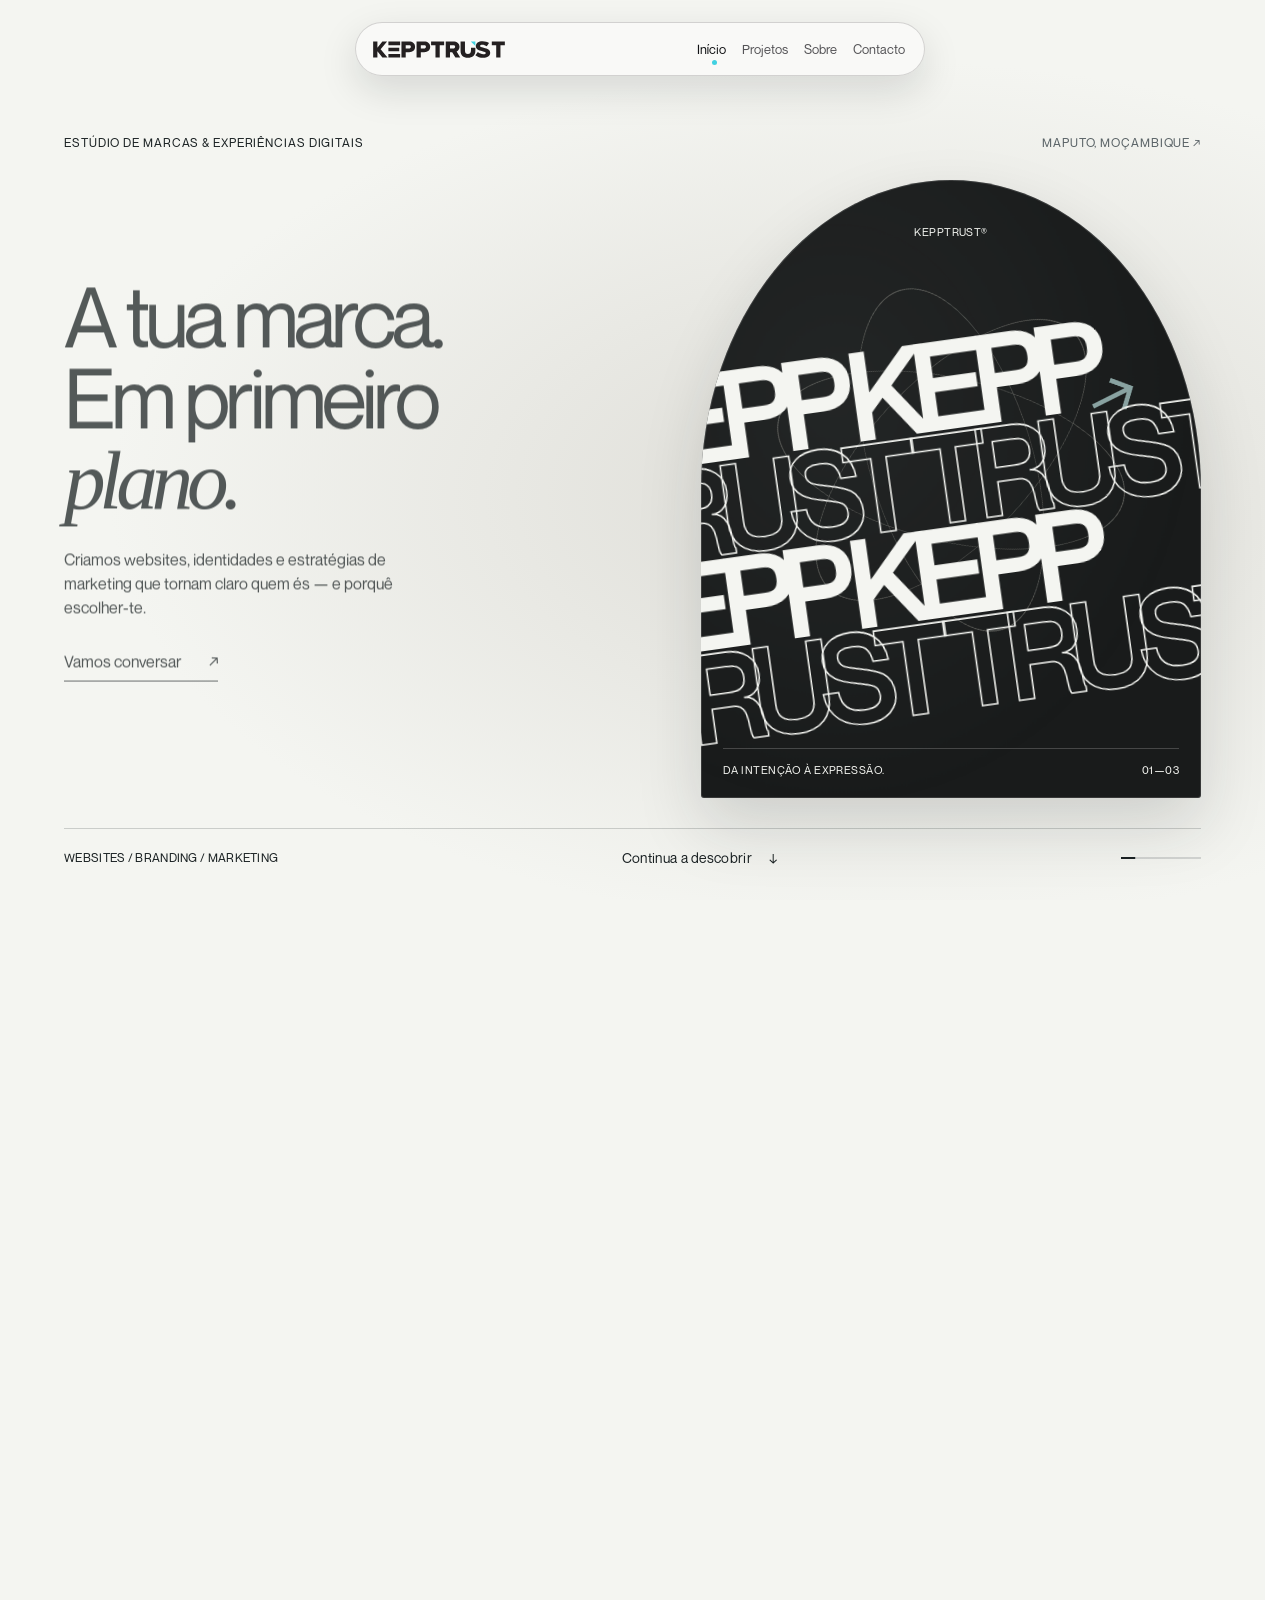
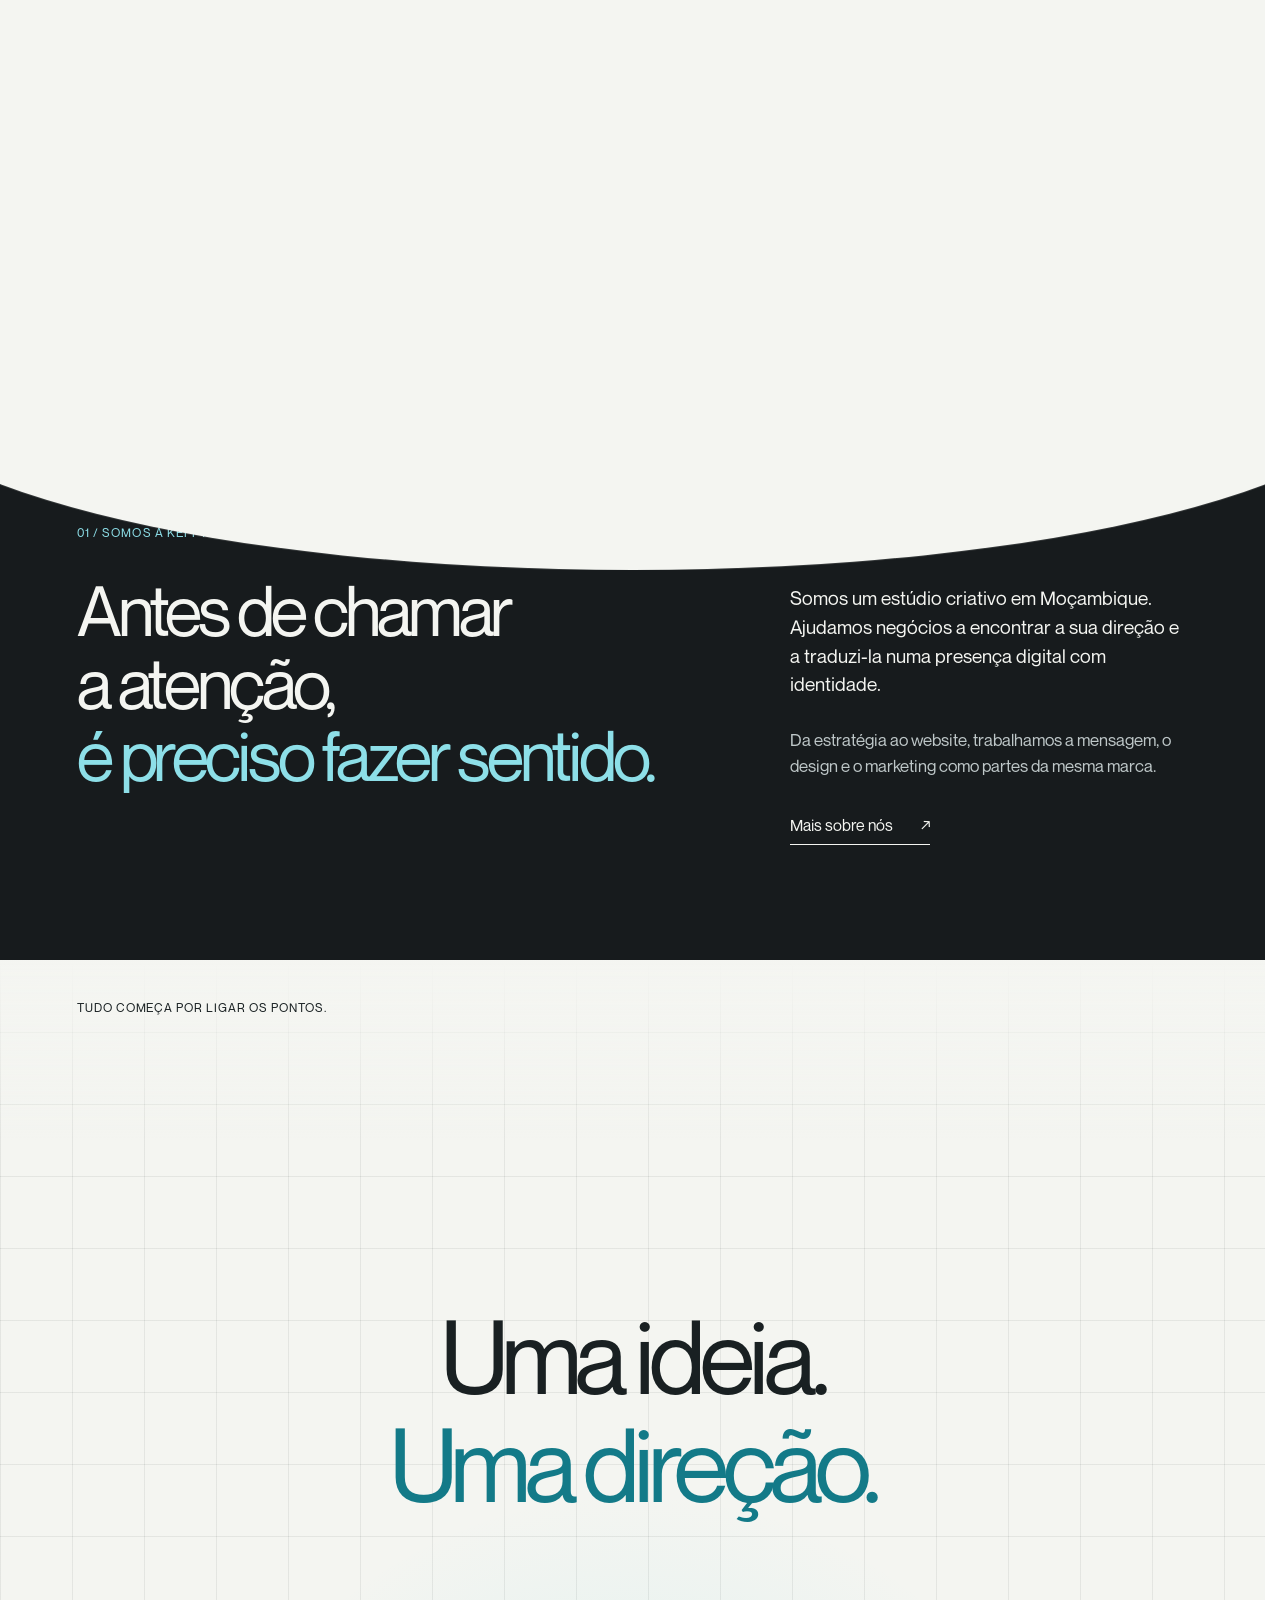
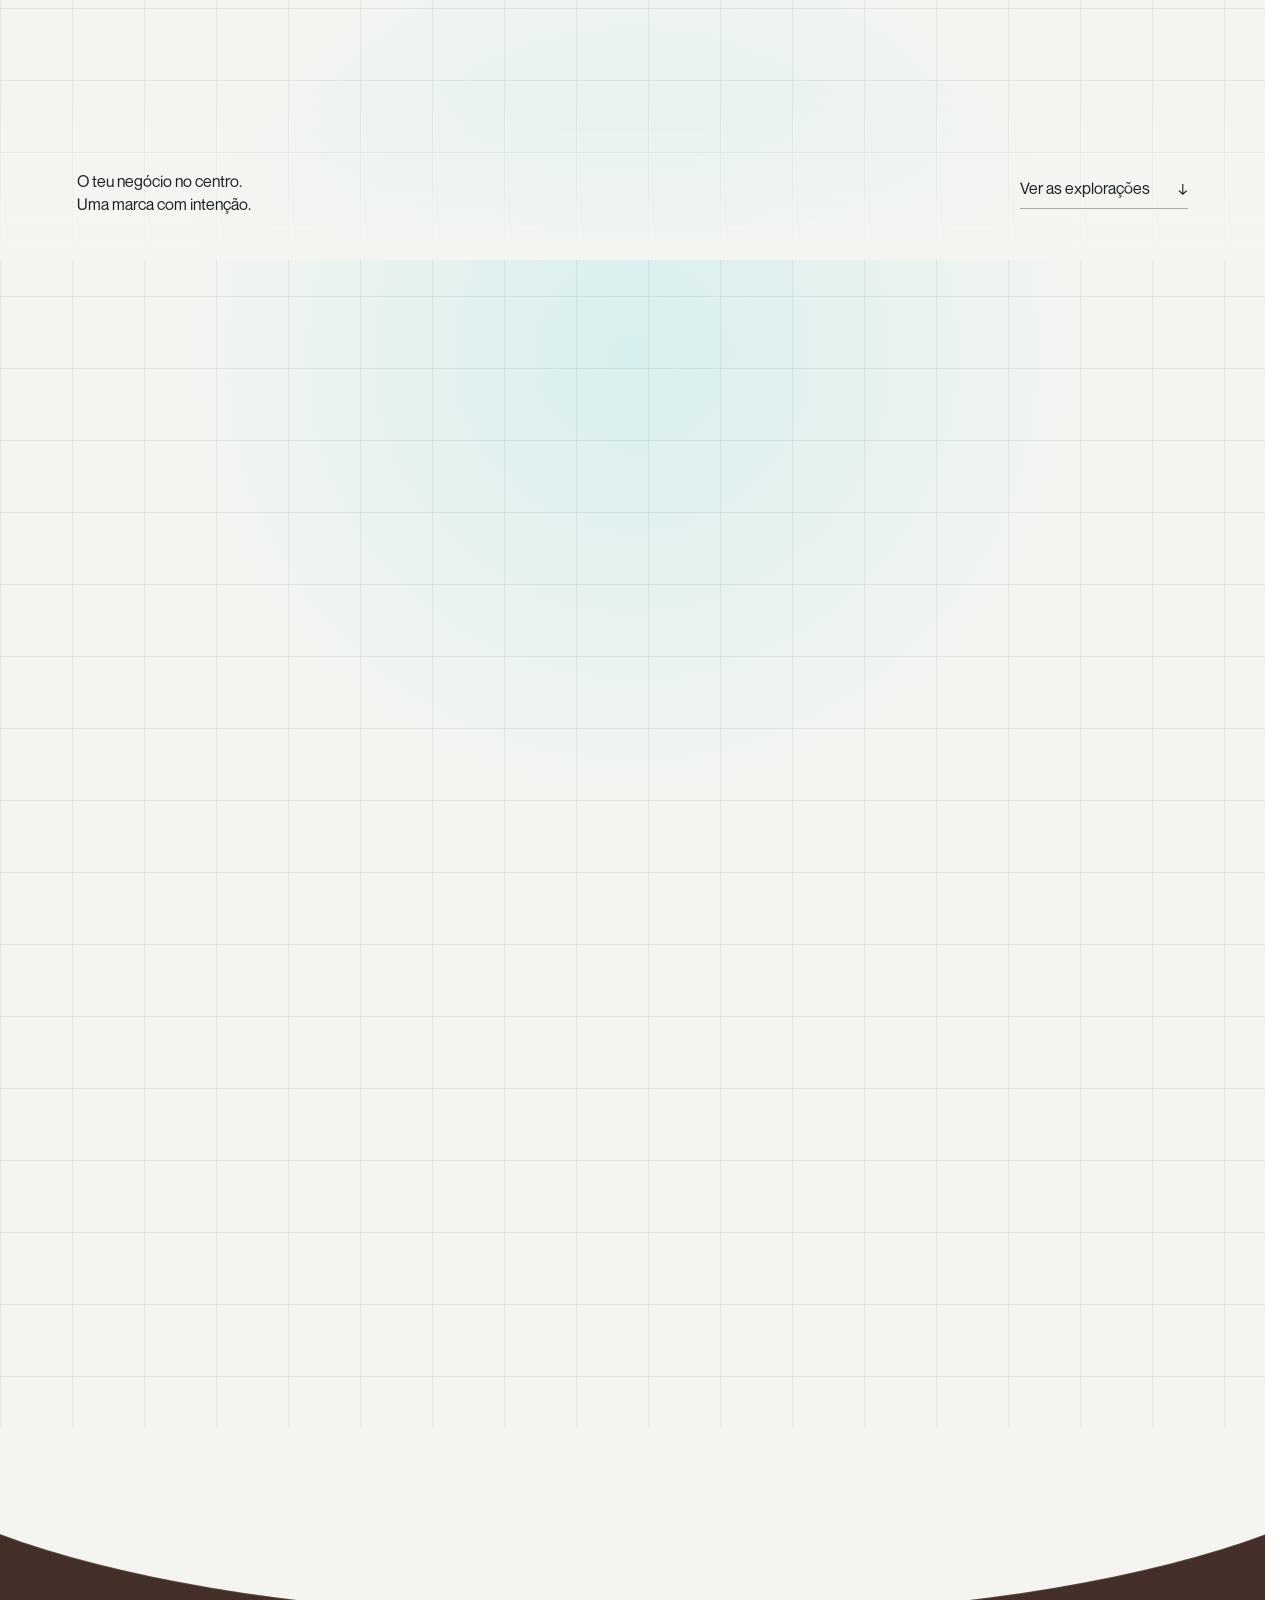
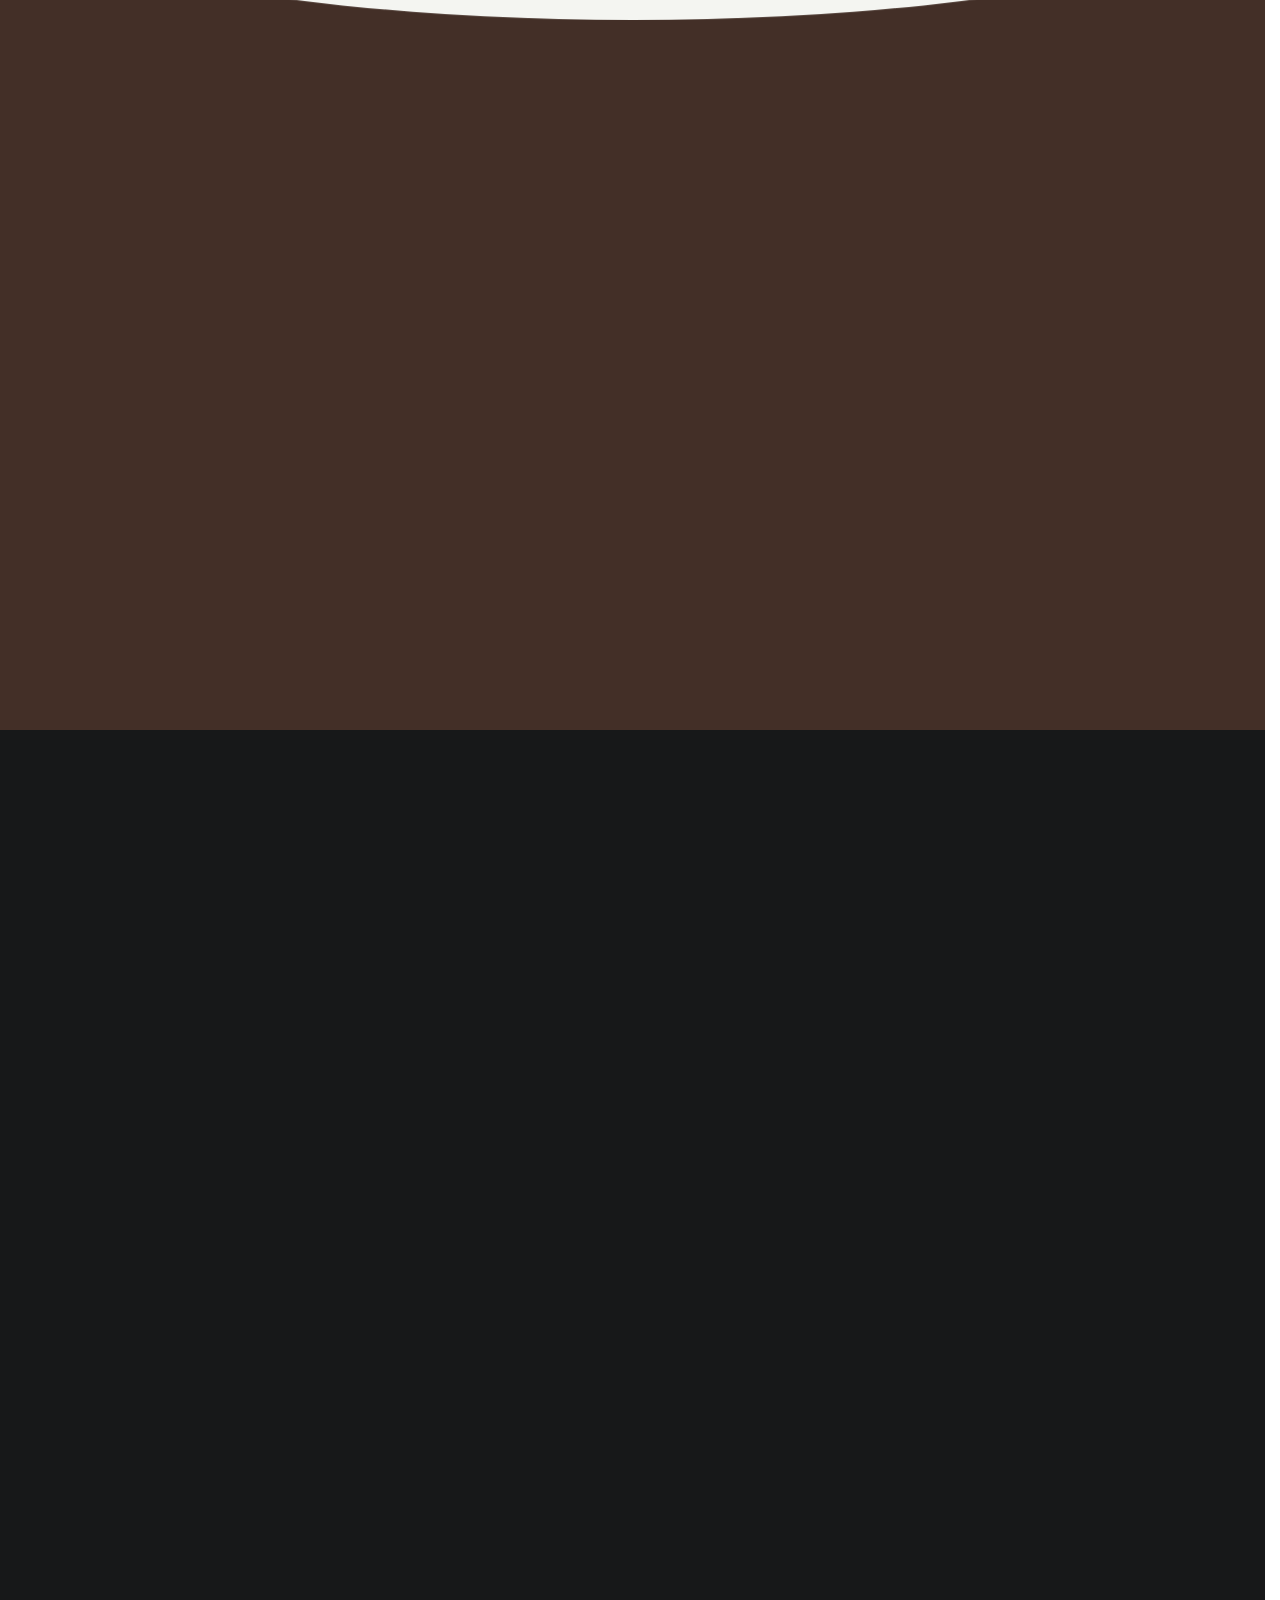
<file: index.html>
<!DOCTYPE html>

<html lang="pt"><head><meta charset="utf-8"/><script>(()=>{try{const v=localStorage.getItem('kepp-motion');if(['full','reduced','system'].includes(v))document.documentElement.dataset.motion=v}catch{}document.documentElement.classList.add('motion-boot');window.keppMotionFailsafe=setTimeout(()=>{document.documentElement.classList.remove('motion-boot','motion-busy');const c=document.getElementById('page-curtain');if(c)c.hidden=true},8000)})();</script><meta content="width=device-width,initial-scale=1" name="viewport"/><meta content="#151516" name="theme-color"/><meta content="KeppTrust. Estratégia, identidade e websites para marcas que querem avançar." name="description"/><link rel="icon" href="/favicon.svg" type="image/svg+xml"/><link rel="icon" href="/favicon.png" type="image/png" sizes="512x512"/><link rel="apple-touch-icon" href="/apple-touch-icon.png"/><link rel="canonical" href="https://kepptrust.vercel.app/"/><meta property="og:type" content="website"/><meta property="og:site_name" content="KeppTrust"/><meta property="og:locale" content="pt_MZ"/><meta property="og:title" content="KeppTrust — Branding &amp; Websites"/><meta property="og:description" content="KeppTrust. Estratégia, identidade e websites para marcas que querem avançar."/><meta property="og:url" content="https://kepptrust.vercel.app/"/><meta property="og:image" content="https://kepptrust.vercel.app/assets/social/og-cover.png"/><meta property="og:image:width" content="1200"/><meta property="og:image:height" content="630"/><meta property="og:image:alt" content="KeppTrust — Estúdio de marcas e experiências digitais"/><meta name="twitter:card" content="summary_large_image"/><meta name="twitter:title" content="KeppTrust — Branding &amp; Websites"/><meta name="twitter:description" content="KeppTrust. Estratégia, identidade e websites para marcas que querem avançar."/><meta name="twitter:image" content="https://kepptrust.vercel.app/assets/social/og-cover.png"/><title>KeppTrust — Branding &amp; Websites</title><link href="/style.css?v=52" rel="stylesheet"/><style>.motion-boot{background:#141517}.motion-boot body{background:#141517}.motion-boot #page-curtain{display:flex!important;transform:translateY(0)!important}.motion-boot body>header,.motion-boot body>main{visibility:hidden}#page-curtain{position:fixed;inset:0;z-index:9999;background:#141517;color:#fff;display:flex;align-items:center;justify-content:center;pointer-events:all;overflow:hidden}#page-curtain[hidden]{display:none}.motion-busy{overflow:hidden;cursor:wait}#curtain-word{font:400 clamp(26px,3vw,45px)/1.2 'KeppTrust Sans',Arial,sans-serif;display:flex;align-items:center;gap:.45em;letter-spacing:-.025em}#curtain-word:before{content:'';width:.15em;height:.15em;border-radius:50%;background:currentColor;flex-shrink:0}</style><link rel="stylesheet" href="/project-layout.css?v=1"/></head>
<body class="home-page"><div aria-hidden="true" hidden="" id="page-curtain"><span id="curtain-word">KeppTrust</span></div><a class="skip" href="#sobre">Saltar para o conteúdo</a><header class="floating-nav-shell"><div class="floating-nav" data-expanded="true"><a aria-label="KeppTrust início" class="wordmark floating-wordmark" href="/">KeppTrust</a><nav aria-label="Navegação principal" class="floating-links" id="floating-links"><a data-page-title="Início" href="/">Início</a><a data-page-title="Projetos" href="/projetos/">Projetos</a><a data-page-title="Sobre nós" href="/sobre/">Sobre</a><a data-page-title="Contacto" href="/contacto/">Contacto</a></nav><button aria-controls="floating-links" aria-expanded="true" aria-hidden="true" aria-label="Expandir navegação" class="nav-expand" tabindex="-1" type="button"><span aria-hidden="true" class="nav-menu-lines"><i></i><i></i></span></button></div></header>

<main>
<link rel="stylesheet" href="/presence.css?v=7">

<section class="studio-opening" id="inicio" aria-labelledby="hero-title">
 <div class="studio-pin">
  <div class="studio-topline"><span>ESTÚDIO DE MARCAS &amp; EXPERIÊNCIAS DIGITAIS</span><span>MAPUTO, MOÇAMBIQUE ↗</span></div>
  <div class="studio-layout">
   <div class="studio-message">
    <div class="studio-first"><h1 id="hero-title">A tua marca.<br>Em primeiro<br><em>plano.</em></h1><p>Criamos websites, identidades e estratégias de marketing que tornam claro quem és — e porquê escolher-te.</p><a class="studio-link" href="/contacto/">Vamos conversar <span>↗</span></a></div>
    <div class="studio-second" aria-hidden="true"><span class="studio-kicker">PENSAMENTO CLARO. EXPRESSÃO FORTE.</span><h2>Uma ideia.<br>Uma direção.<br><em>A tua.</em></h2><p>Ligamos o que a tua marca diz, como se apresenta e onde encontra as pessoas certas.</p><a class="studio-link" href="#sobre" tabindex="-1">Conhece a KeppTrust <span>↓</span></a></div>
   </div>
   <div class="studio-specimen" aria-label="Composição tipográfica animada da marca KeppTrust">
    <div class="brand-orbit" aria-hidden="true"><i></i><i></i><i></i><span>↗</span></div>
    <div class="specimen-top"><span>KEPPTRUST®</span><span>IDENTIDADE EM MOVIMENTO</span></div>
    <div class="specimen-field" aria-hidden="true"><div class="specimen-row"><span>KEPP</span><span>KEPP</span></div><div class="specimen-row"><span>TRUST</span><span>TRUST</span></div><div class="specimen-row"><span>KEPP</span><span>KEPP</span></div><div class="specimen-row"><span>TRUST</span><span>TRUST</span></div></div>
    <div class="specimen-focus" aria-hidden="true"><span>ESTRATÉGIA</span><strong>Ideias<br>com<br>carácter<span>↗</span></strong><span>DESIGN + DIGITAL</span></div>
    <div class="specimen-bottom"><span>DA INTENÇÃO À EXPRESSÃO.</span><span>01—03</span></div>
   </div>
  </div>
  <div class="studio-bottom"><span>WEBSITES / BRANDING / MARKETING</span><a href="#sobre">Continua a descobrir <span>↓</span></a><div class="studio-meter" aria-hidden="true"><i></i></div></div>
 </div>
</section>
<section class="studio-about" id="sobre" aria-labelledby="about-title">
 <div class="about-editorial"><p class="studio-kicker">01 / SOMOS A KEPPTRUST</p><h2 id="about-title">Antes de chamar<br>a atenção,<br><em>é preciso fazer sentido.</em></h2><div class="about-explanation"><p>Somos um estúdio criativo em Moçambique. Ajudamos negócios a encontrar a sua direção e a traduzi-la numa presença digital com identidade.</p><p>Da estratégia ao website, trabalhamos a mensagem, o design e o marketing como partes da mesma marca.</p><a class="studio-link" href="/sobre/">Mais sobre nós <span>↗</span></a></div></div>
 <div class="studio-convergence" aria-label="Pessoas, ideias e estratégia encontram uma direção">
  <div class="convergence-pin"><div class="convergence-top"><span>TUDO COMEÇA POR LIGAR OS PONTOS.</span><span>ARRASTA UMA PALAVRA</span></div>
   <div class="convergence-words"><span>pessoas</span><span>ideias</span><span>estratégia</span><span>o teu negócio</span><span>possibilidades</span></div>
   <h3 class="convergence-result">Uma ideia.<br><em>Uma direção.</em></h3><div class="convergence-bottom"><span>O teu negócio no centro.<br>Uma marca com intenção.</span><a href="#projetos">Ver as explorações <span>↓</span></a></div>
  </div>
 </div>
</section>
<script src="/presence.js?v=7" defer></script><script src="/section-flow.js?v=2" defer></script>
<section class="concept-journey" id="projetos" aria-label="Três explorações criativas"><div class="concept-stage-pin"><article class="concept-world world-consult"><div class="concept-pin"><div class="concept-meta"><span>02 / EXPLORAÇÕES CRIATIVAS</span><span>01 — Construção</span></div><div class="concept-heading"><span class="concept-kicker">CONCEITO DEMONSTRATIVO</span><h2>Construir com<br>visão.</h2><p>Projetos sólidos começam com decisões claras.</p></div><div class="concept-composition" aria-hidden="true"><div class="concept-desktop"><div class="concept-browserbar"><i></i><i></i><i></i><span>VISÃO / CONSTRUÇÃO</span></div><div class="concept-interface"><div class="concept-nav"><b>visão®</b><span>Sobre &nbsp; Projetos &nbsp; Contacto</span></div><div class="concept-screen-copy"><div class="visao-copy-inner"><small>CONSTRUÇÃO COM PROPÓSITO</small><strong>Construir bem.<br>Desde o início.</strong><span class="concept-fake-button">Conhecer projetos ↗</span></div></div><div class="concept-type-art visao-story-photo"><img src="/assets/visao/construcao-hero.webp" width="960" height="1200" loading="lazy" decoding="async" alt=""><span><b>DO PLANO À OBRA</b><em>Planeamento · Rigor · Execução</em></span></div><div class="concept-screen-footer"><span>01 — Descobrir</span><span>02 — Conversar</span><span>03 — Avançar</span></div></div></div><div class="concept-phone"><span>visão®</span><strong>Construir bem.<br>Desde o início.</strong><img class="visao-phone-photo" src="/assets/visao/construcao-hero.webp" width="960" height="1200" loading="lazy" decoding="async" alt=""><div class="concept-phone-label">Conhecer projetos ↗</div><span class="concept-phone-bottom">Rigor em<br>cada etapa.</span></div><span class="concept-side-label">DESKTOP + MOBILE / DIREÇÃO DIGITAL</span></div><div class="concept-foot"><details><summary>Por trás do conceito <span>+</span></summary><p>Castanho, fotografia de obra e uma experiência digital criada para apresentar projetos, capacidade técnica e contacto. Este é um conceito fictício criado pela KeppTrust.</p></details><span class="concept-scroll">Continua a descobrir ↓</span></div></div></article><article class="concept-world world-health"><div class="concept-pin"><div class="concept-meta"><span>02 / EXPLORAÇÕES CRIATIVAS</span><span>02 — Clínica</span></div><div class="concept-heading"><span class="concept-kicker">CONCEITO DEMONSTRATIVO</span><h2>Mais perto.<br>Mais humano.</h2><p>Uma presença digital que transmite cuidado.</p></div><div class="concept-composition" aria-hidden="true"><div class="concept-desktop"><div class="concept-browserbar"><i></i><i></i><i></i><span>ELO / SAÚDE</span></div><div class="concept-interface"><div class="concept-nav"><b>elo®</b><span>Sobre &nbsp; Serviços &nbsp; Contacto</span></div><div class="concept-screen-copy"><div class="elo-copy-inner"><small>CLÍNICA COM PROPÓSITO</small><strong>Cuidar começa<br>por ouvir.</strong><span class="concept-fake-button">Marcar uma consulta ↗</span></div></div><div class="concept-type-art elo-story-photo"><img src="/assets/elo/consulta-hero.webp" width="960" height="1200" loading="lazy" decoding="async" alt=""><span><b>CUIDADO QUE COMEÇA A OUVIR</b><em>Consulta · Prevenção · Acompanhamento</em></span></div><div class="concept-screen-footer"><span>01 — Descobrir</span><span>02 — Conversar</span><span>03 — Avançar</span></div></div></div><div class="concept-phone"><span>elo®</span><strong>Cuidar começa<br>por ouvir.</strong><img class="elo-phone-photo" src="/assets/elo/consulta-hero.webp" width="960" height="1200" loading="lazy" decoding="async" alt=""><div class="concept-phone-label">Marcar uma consulta ↗</div><span class="concept-phone-bottom">Perto de ti.<br>Em cada passo.</span></div><span class="concept-side-label">DESKTOP + MOBILE / DIREÇÃO DIGITAL</span></div><div class="concept-foot"><details><summary>Por trás do conceito <span>+</span></summary><p>Azul, fotografia humana e uma navegação pensada para apresentar consultas, prevenção e acompanhamento com clareza. Este é um conceito fictício criado pela KeppTrust.</p></details><span class="concept-scroll">Continua a descobrir ↓</span></div></div></article><article class="concept-world world-finance"><div class="concept-pin"><div class="concept-meta"><span>02 / EXPLORAÇÕES CRIATIVAS</span><span>03 — Microcrédito</span></div><div class="concept-heading"><span class="concept-kicker">CONCEITO DEMONSTRATIVO</span><h2>O próximo<br>passo é teu.</h2><p>Clareza para transformar planos em possibilidades.</p></div><div class="concept-composition" aria-hidden="true"><div class="concept-desktop"><div class="concept-browserbar"><i></i><i></i><i></i><span>RAIZ / MICROCRÉDITO</span></div><div class="concept-interface"><div class="concept-nav"><b>raiz®</b><span>Sobre &nbsp; Serviços &nbsp; Contacto</span></div><div class="concept-screen-copy"><div class="raiz-copy-inner"><small>MICROCRÉDITO COM PROPÓSITO</small><strong>Pequenos passos.<br>Novos começos.</strong><span class="concept-fake-button">Explorar possibilidades ↗</span></div></div><div class="concept-type-art raiz-story-photo"><img src="/assets/raiz/crm-hero.webp" width="960" height="1200" loading="lazy" decoding="async" alt=""><span><b>PARA O TEU NEGÓCIO</b><em>Clientes · Etapas · Acompanhamento</em></span></div><div class="concept-screen-footer"><span>01 — Descobrir</span><span>02 — Conversar</span><span>03 — Avançar</span></div></div></div><div class="concept-phone"><span>raiz®</span><strong>Pequenos passos.<br>Novos começos.</strong><img class="raiz-phone-photo" src="/assets/raiz/crm-hero.webp" width="960" height="1200" loading="lazy" decoding="async" alt=""><div class="concept-phone-label">Explorar possibilidades ↗</div><span class="concept-phone-bottom">Perto de ti.<br>Em cada passo.</span></div><span class="concept-side-label">DESKTOP + MOBILE / DIREÇÃO DIGITAL</span></div><div class="concept-foot"><details><summary>Por trás do conceito <span>+</span></summary><p>Uma interface clara para apresentar clientes, etapas de aprovação, documentos e acompanhamento do crédito. Este é um conceito fictício criado pela KeppTrust.</p></details><span class="concept-scroll">Continua a descobrir ↓</span></div></div></article><div class="raiz-foundation" aria-hidden="true"></div><button class="scene-skip" type="button" hidden>Passar animação ↗</button><div class="engineer-floor" aria-hidden="true"></div><div class="engineer-actor engineer-pusher" aria-hidden="true"><div class="engineer-sprite"></div></div><div class="engineer-actor engineer-walker" aria-hidden="true"><div class="engineer-sprite"></div></div><div class="engineer-story" aria-hidden="true"><span>Uma ideia ganha forma.</span><span>E abre caminho à próxima.</span></div><div class="concept-curtain" aria-hidden="true"><div class="concept-curtain-name"><small>EXPLORAÇÃO 01 / CONSULTORIA</small><strong>Visão.</strong></div></div></div></section><section class="concept-end-wrap"><div class="concept-end"><p><span>03 / PRÓXIMO CAPÍTULO</span>O que<br>fazemos.</p><a href="#servicos">Descobrir os serviços ↓</a><small>Estratégia, identidade e experiências digitais construídas em torno do teu negócio.</small></div></section><section class="offer-film services-premium" id="servicos" aria-labelledby="offer-title">
<div class="services-intro"><div class="services-label">03 / O QUE FAZEMOS</div><h2 id="offer-title">Vê o que podemos fazer<br>pela tua marca<span>.</span></h2><p>Criamos websites, desenvolvemos identidades e gerimos a tua comunicação digital. Três serviços que trabalham na mesma direção.</p></div>
<div class="service-example"><span class="example-dot"></span><p>Acompanha a transformação da <b>Lume</b>, um café criado para esta demonstração.</p><small>CONCEITO FICTÍCIO / IMAGENS GERADAS POR IA</small></div>
<div class="services-journey"><div class="services-text">
<article class="service-step" data-service="0" aria-labelledby="service-title-0"><span class="service-index">01 / UM LUGAR PARA A TUA MARCA</span><h3 id="service-title-0">Criação de<br>websites.</h3><p>Um site que apresenta o teu negócio e facilita o contacto.</p><ul><li>Design à medida da tua marca</li><li>Versão para computador e telemóvel</li><li>Serviços, conteúdos e contactos organizados</li></ul><div class="service-mobile-visual" aria-hidden="true"><div class="lume-window"><div class="lume-toolbar"><i></i><i></i><i></i><span>lume.cafe — demonstração</span></div><div class="lume-web-nav"><b>lume<span>®</span></b><span>O café &nbsp; A carta &nbsp; Visitar</span></div><div class="lume-web-hero"><div><small>CAFÉ DE BAIRRO / MAPUTO</small><strong>O teu dia.<br>Com mais<br>sabor.</strong><span class="lume-button">Conhece a nossa carta ↗</span></div><div class="lume-photo"><img src="/assets/lume/coffee.webp" width="960" height="1200" loading="lazy" decoding="async" alt=""></div></div><div class="lume-web-foot"><span>Café de especialidade</span><span>Feito para ficar.</span></div></div><div class="lume-phone"><b>lume.</b><span>Bom café.<br>Boa companhia.</span><img src="/assets/lume/coffee.webp" width="960" height="1200" loading="lazy" decoding="async" alt=""><small>Ver a carta ↗</small></div></div><span class="service-result">A tua oferta torna-se fácil de descobrir.</span></article>
<article class="service-step" data-service="1" aria-labelledby="service-title-1"><span class="service-index">02 / UMA FORMA DE SER RECONHECIDO</span><h3 id="service-title-1">Identidade e<br>posicionamento.</h3><p>Uma marca reconhecível, com uma mensagem consistente.</p><ul><li>Posicionamento e mensagem da marca</li><li>Logótipo, cores e tipografia</li><li>Aplicações e guia de identidade</li></ul><div class="service-mobile-visual" aria-hidden="true"><div class="lume-identity"><div class="lume-brand-photo"><img src="/assets/lume/identity.webp" width="960" height="640" loading="lazy" decoding="async" alt=""><span>UMA IDENTIDADE QUE SAI DO ECRÃ.</span></div><div class="lume-palette"><span>CARVÃO</span><span>CAFÉ</span><span>LEITE</span></div><div class="lume-type"><b>Aa</b><span>Próxima.<br>Simples.<br>Reconhecível.</span></div><div class="lume-business"><b>lume.</b><span>Há sempre<br>lugar para mais um.</span></div></div></div><span class="service-result">A mesma personalidade, em cada detalhe.</span></article>
<article class="service-step" data-service="2" aria-labelledby="service-title-2"><span class="service-index">03 / UMA MENSAGEM QUE CHEGA MAIS LONGE</span><h3 id="service-title-2">Marketing<br>digital.</h3><p>Conteúdo e campanhas para comunicar com o teu público.</p><ul><li>Planeamento e criação de conteúdo</li><li>Gestão de redes sociais e campanhas</li><li>Acompanhamento e melhoria contínua</li></ul><div class="service-mobile-visual" aria-hidden="true"><div class="lume-campaign"><div class="lume-post"><img class="lume-social-photo" src="/assets/lume/conversation.webp" width="960" height="1200" loading="lazy" decoding="async" alt=""><div><b>lume.</b><small>PUBLICAÇÃO / CONCEITO</small></div><strong>A pausa<br>que sabe bem.</strong><span>Passa por cá. A conversa fica.</span></div><div class="lume-plan"><small>PLANO DE CONTEÚDO</small><strong>Uma marca.<br>Várias conversas.</strong><div><b>SEG</b><span>Conhecer o café</span></div><div><b>QUA</b><span>Histórias do bairro</span></div><div><b>SEX</b><span>Convite para visitar</span></div></div></div></div><span class="service-result">A identidade transforma-se em comunicação.</span></article>
</div><div class="service-theatre" aria-hidden="true"><div class="theatre-status"><span>LUME® / UMA MARCA EM TRANSFORMAÇÃO</span><span class="theatre-count">01 / 03</span></div><div class="service-scenes"><div class="service-demo demo-0"><div class="lume-window"><div class="lume-toolbar"><i></i><i></i><i></i><span>lume.cafe — demonstração</span></div><div class="lume-web-nav"><b>lume<span>®</span></b><span>O café &nbsp; A carta &nbsp; Visitar</span></div><div class="lume-web-hero"><div><small>CAFÉ DE BAIRRO / MAPUTO</small><strong>O teu dia.<br>Com mais<br>sabor.</strong><span class="lume-button">Conhece a nossa carta ↗</span></div><div class="lume-photo"><img src="/assets/lume/coffee.webp" width="960" height="1200" loading="lazy" decoding="async" alt=""></div></div><div class="lume-web-foot"><span>Café de especialidade</span><span>Feito para ficar.</span></div></div><div class="lume-phone"><b>lume.</b><span>Bom café.<br>Boa companhia.</span><img src="/assets/lume/coffee.webp" width="960" height="1200" loading="lazy" decoding="async" alt=""><small>Ver a carta ↗</small></div></div><div class="service-demo demo-1"><div class="lume-identity"><div class="lume-brand-photo"><img src="/assets/lume/identity.webp" width="960" height="640" loading="lazy" decoding="async" alt=""><span>UMA IDENTIDADE QUE SAI DO ECRÃ.</span></div><div class="lume-palette"><span>CARVÃO</span><span>CAFÉ</span><span>LEITE</span></div><div class="lume-type"><b>Aa</b><span>Próxima.<br>Simples.<br>Reconhecível.</span></div><div class="lume-business"><b>lume.</b><span>Há sempre<br>lugar para mais um.</span></div></div></div><div class="service-demo demo-2"><div class="lume-campaign"><div class="lume-post"><img class="lume-social-photo" src="/assets/lume/conversation.webp" width="960" height="1200" loading="lazy" decoding="async" alt=""><div><b>lume.</b><small>PUBLICAÇÃO / CONCEITO</small></div><strong>A pausa<br>que sabe bem.</strong><span>Passa por cá. A conversa fica.</span></div><div class="lume-plan"><small>PLANO DE CONTEÚDO</small><strong>Uma marca.<br>Várias conversas.</strong><div><b>SEG</b><span>Conhecer o café</span></div><div><b>QUA</b><span>Histórias do bairro</span></div><div><b>SEX</b><span>Convite para visitar</span></div></div></div></div></div><div class="theatre-footer"><span class="theatre-caption">Website / computador e telemóvel</span><div class="theatre-progress"><i></i></div></div></div></div>
<div class="services-outro"><p>O exemplo é fictício.<br><strong>O próximo projeto pode ser o teu.</strong></p><a href="/contacto/">Vamos falar sobre o teu projeto <span>↗</span></a></div>
</section>
<section class="method-film method-carousel" id="processo" aria-labelledby="method-title">
<div class="offer-meta"><span>04 / COMO TRABALHAMOS</span><span>Contigo. Em cada decisão.</span></div>
<h2 id="method-title">Nada ao acaso.<br><em>Tudo com direção.</em></h2>
<div class="method-stage" aria-roledescription="carrossel" aria-label="As quatro etapas do projeto">
<div class="method-number" aria-hidden="true">01</div>
<div class="method-rail"><span>DA IDEIA AO LANÇAMENTO</span><div class="method-thread"><i></i></div></div>
<div class="method-content"><p class="method-badge">01 / Descobrir</p><h3 class="method-message">Primeiro, percebemos o teu negócio.</h3><p class="method-description">Ouvimos os teus objetivos, conhecemos o público e identificamos o que precisa de mudar.</p><div class="method-result"><span>SAÍMOS COM</span><p class="method-output">Um brief claro.</p></div></div>
</div>
<div class="method-controls"><div class="method-tabs" aria-label="Escolher etapa"><button type="button" aria-pressed="true">01 Descobrir</button><button type="button" aria-pressed="false">02 Definir</button><button type="button" aria-pressed="false">03 Criar</button><button type="button" aria-pressed="false">04 Lançar</button></div><div class="method-arrows"><button type="button" data-method="prev" aria-label="Etapa anterior">←</button><button type="button" data-method="next" aria-label="Próxima etapa">→</button></div></div>
<p class="sr-only method-status" role="status"></p>
</section>
<link rel="stylesheet" href="/method-carousel.css?v=2"><script src="/method-carousel.js?v=2" defer></script>
<footer id="contacto"><div class="footer-inner"><span class="eyebrow">O PRÓXIMO PASSO COMEÇA NUMA CONVERSA.</span><div class="footer-heading"><h2>Vamos criar<br/>algo com <em>impacto.</em></h2><span aria-hidden="true">↙</span></div><div class="contact-line"><a class="circle blue magnetic" href="/contacto/" id="contact-button">Vamos conversar <span aria-hidden="true">↗</span></a></div><p class="contact-note">Moçambique · Branding &amp; experiências digitais</p><div class="footer-bottom"><div><span class="eyebrow">KEPPTRUST</span><p>© 2026</p></div><div><span class="eyebrow">HORA LOCAL, MAPUTO</span><p id="time"></p></div><a href="/">Voltar ao topo ↑</a><div class="motion-preference"><label for="motion-choice">ANIMAÇÕES</label><select id="motion-choice"><option value="system">Sistema</option><option value="full">Completas</option><option value="reduced">Reduzidas</option></select><span class="sr-only" id="motion-status" role="status"></span></div></div></div></footer></main>
<link rel="stylesheet" href="/lower-motion.css?v=3"><link rel="stylesheet" href="/services-story.css?v=2"><script src="/lower-motion.js?v=5" defer></script><script src="/services-story.js?v=1" defer></script><script src="/app.js?v=31"></script><script src="/projects-motion.js?v=39" defer></script><script src="/floating-nav.js?v=1" defer></script><script src="/motion.js?v=17"></script></body></html>
</file>
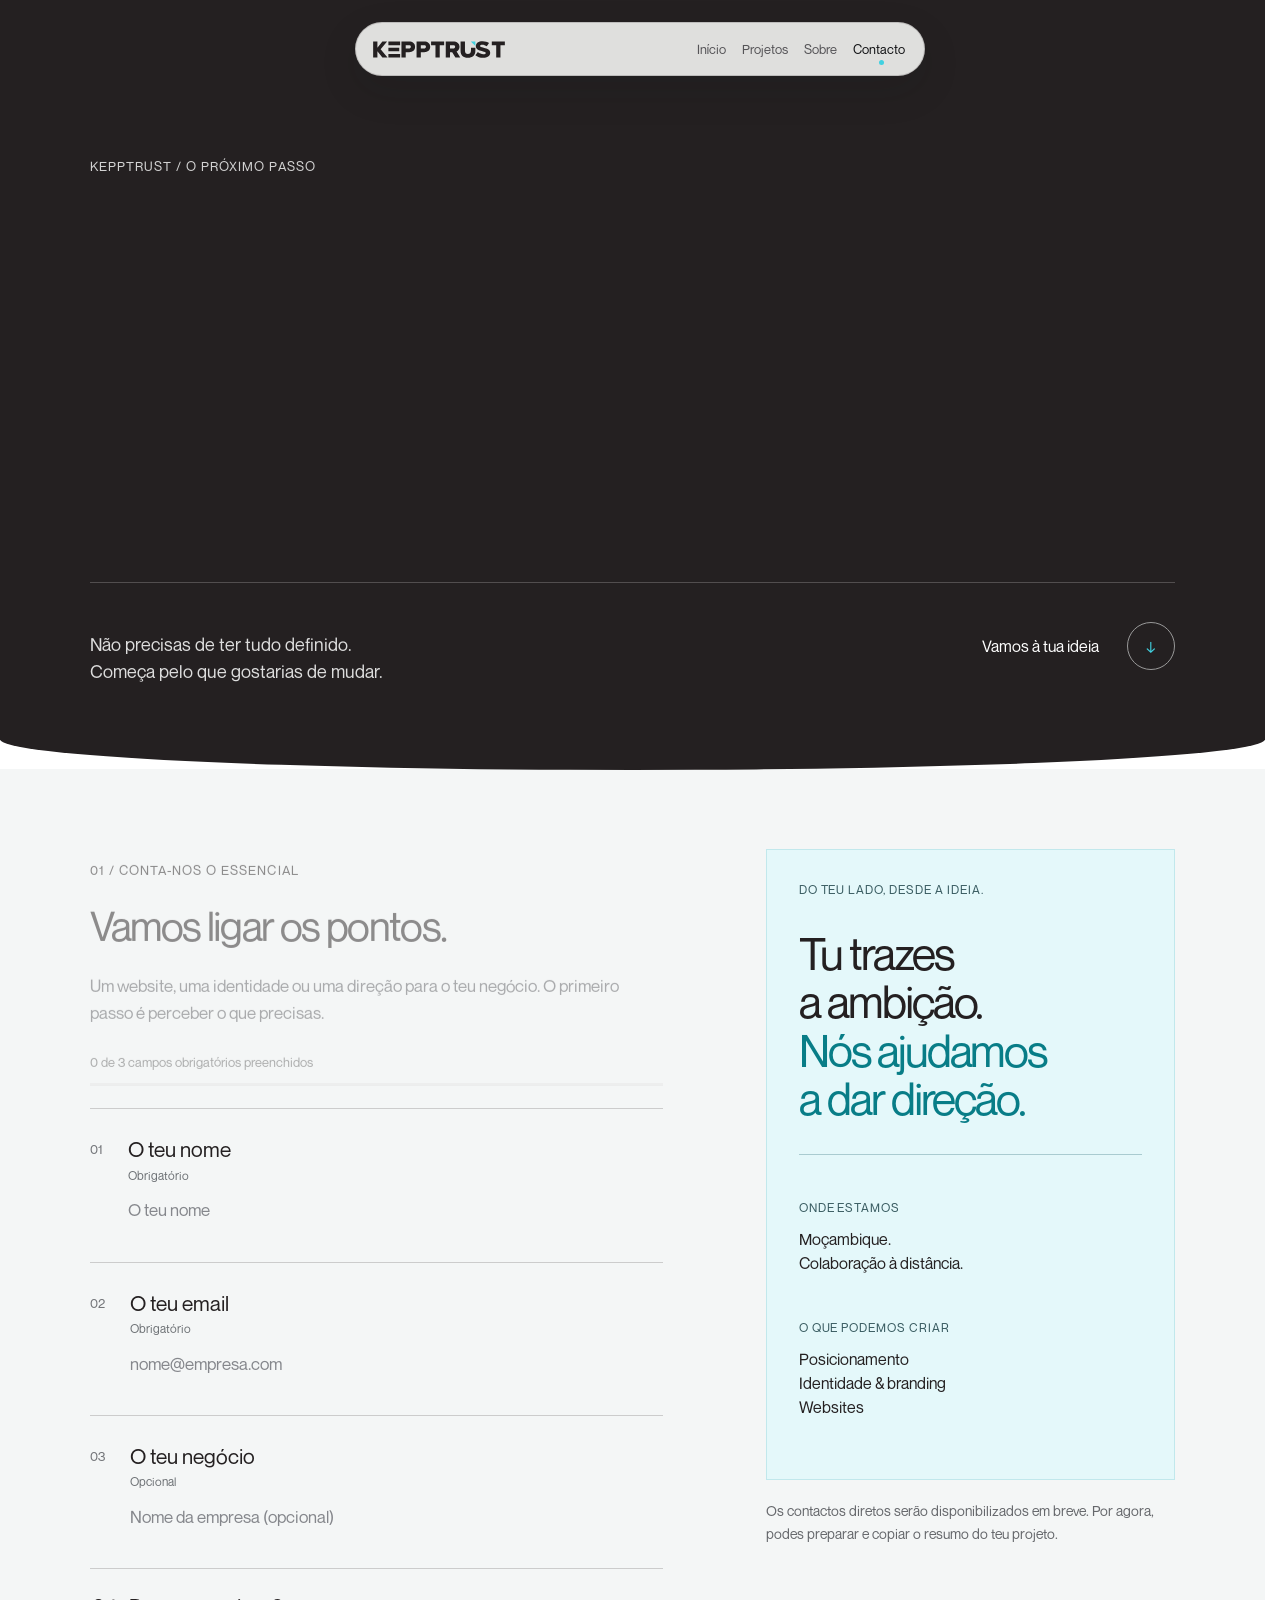
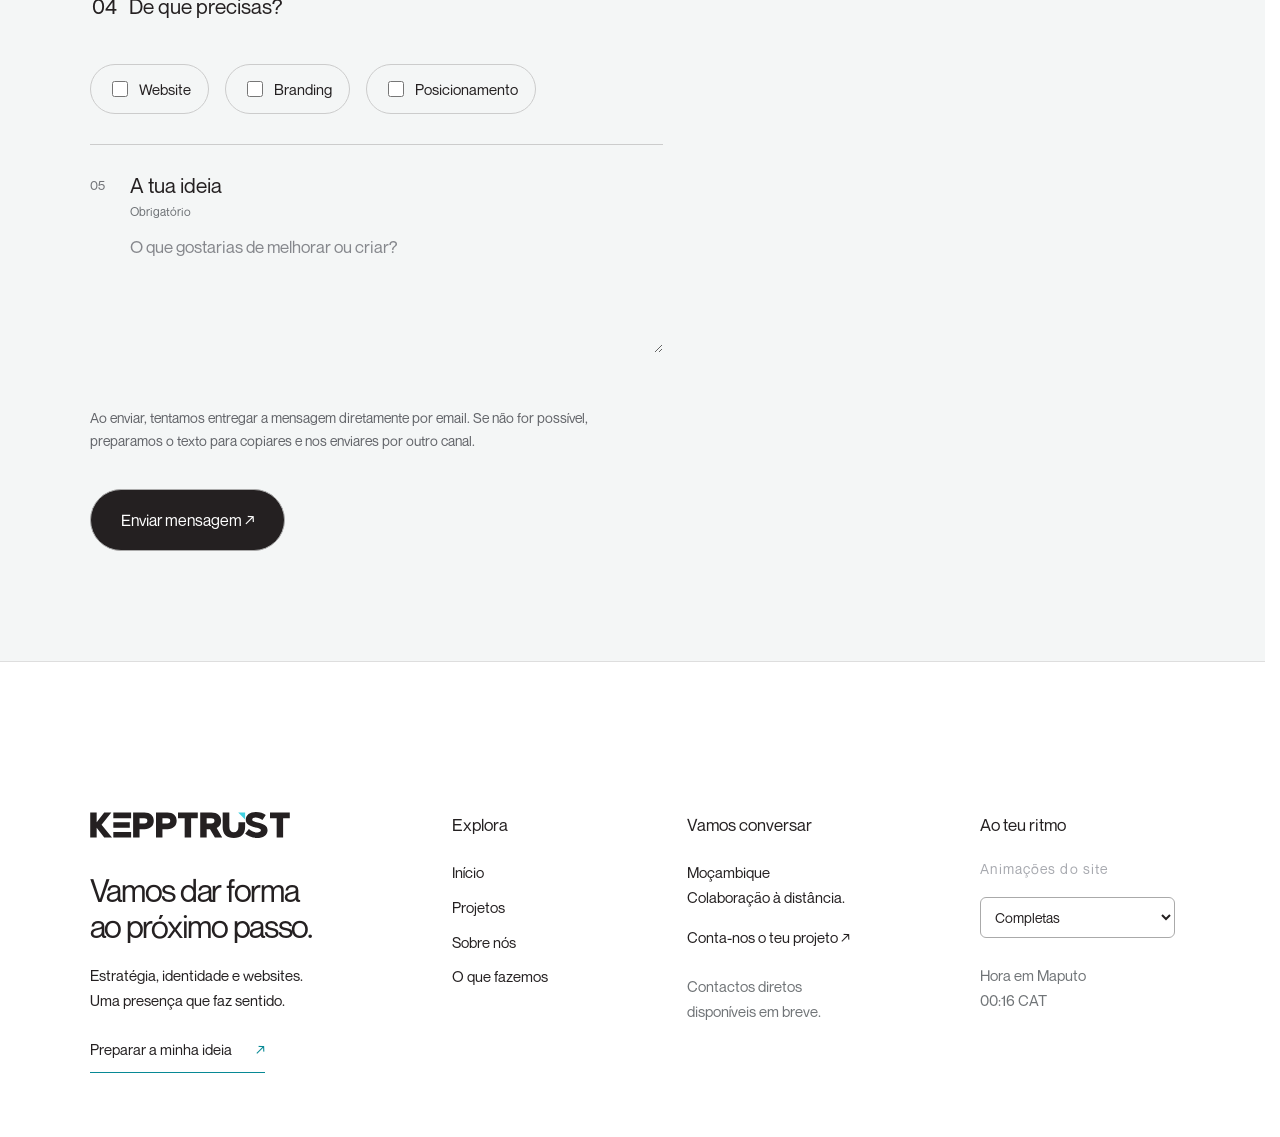
<file: contacto/index.html>
<!DOCTYPE html>

<html lang="pt"><head><meta charset="utf-8"/><script>(()=>{try{const v=localStorage.getItem('kepp-motion');if(['full','reduced','system'].includes(v))document.documentElement.dataset.motion=v}catch{}document.documentElement.classList.add('motion-boot');window.keppMotionFailsafe=setTimeout(()=>{document.documentElement.classList.remove('motion-boot','motion-busy');const c=document.getElementById('page-curtain');if(c)c.hidden=true},8000)})();</script><meta content="width=device-width,initial-scale=1" name="viewport"/><meta content="KeppTrust — estratégia, branding e websites. Contacto." name="description"/><link rel="icon" href="/favicon.svg" type="image/svg+xml"/><link rel="icon" href="/favicon.png" type="image/png" sizes="512x512"/><link rel="apple-touch-icon" href="/apple-touch-icon.png"/><link rel="canonical" href="https://kepptrust.vercel.app/contacto/"/><meta property="og:type" content="website"/><meta property="og:site_name" content="KeppTrust"/><meta property="og:locale" content="pt_MZ"/><meta property="og:title" content="Contacto — KeppTrust"/><meta property="og:description" content="KeppTrust — estratégia, branding e websites. Contacto."/><meta property="og:url" content="https://kepptrust.vercel.app/contacto/"/><meta property="og:image" content="https://kepptrust.vercel.app/assets/social/og-cover.png"/><meta property="og:image:width" content="1200"/><meta property="og:image:height" content="630"/><meta property="og:image:alt" content="KeppTrust — Estúdio de marcas e experiências digitais"/><meta name="twitter:card" content="summary_large_image"/><meta name="twitter:title" content="Contacto — KeppTrust"/><meta name="twitter:description" content="KeppTrust — estratégia, branding e websites. Contacto."/><meta name="twitter:image" content="https://kepptrust.vercel.app/assets/social/og-cover.png"/><title>Contacto — KeppTrust</title><link href="/style.css?v=52" rel="stylesheet"/><link as="font" crossorigin="" href="/assets/fonts/NeueMontreal-Regular.otf" rel="preload" type="font/otf"/><style>.motion-boot{background:#141517}.motion-boot body{background:#141517}.motion-boot #page-curtain{display:flex!important;transform:translateY(0)!important}.motion-boot body>header,.motion-boot body>main{visibility:hidden}#page-curtain{position:fixed;inset:0;z-index:9999;background:#141517;color:#fff;display:flex;align-items:center;justify-content:center;pointer-events:all;overflow:hidden}#page-curtain[hidden]{display:none}.motion-busy{overflow:hidden;cursor:wait}#curtain-word{font:400 clamp(26px,3vw,45px)/1.2 'KeppTrust Sans',Arial,sans-serif;display:flex;align-items:center;gap:.45em;letter-spacing:-.025em}#curtain-word:before{content:'';width:.15em;height:.15em;border-radius:50%;background:currentColor;flex-shrink:0}</style><link rel="stylesheet" href="/contact-kepp.css?v=3"/></head><body class="inner-page contact-kepp"><div aria-hidden="true" hidden="" id="page-curtain"><span id="curtain-word">KeppTrust</span></div><a class="skip" href="#conteudo">Saltar para o conteúdo</a><header class="floating-nav-shell"><div class="floating-nav" data-expanded="true"><a aria-label="KeppTrust início" class="wordmark floating-wordmark" href="/">KeppTrust</a><nav aria-label="Navegação principal" class="floating-links" id="floating-links"><a data-page-title="Início" href="/">Início</a><a data-page-title="Projetos" href="/projetos/">Projetos</a><a data-page-title="Sobre nós" href="/sobre/">Sobre</a><a data-page-title="Contacto" href="/contacto/">Contacto</a></nav><button aria-controls="floating-links" aria-expanded="true" aria-hidden="true" aria-label="Expandir navegação" class="nav-expand" tabindex="-1" type="button"><span aria-hidden="true" class="nav-menu-lines"><i></i><i></i></span></button></div></header><main id="conteudo"><section class="contact-opening section"><span class="eyebrow">KEPPTRUST / O PRÓXIMO PASSO</span><h1>A tua próxima fase<br/>começa numa<br/><span>conversa.</span></h1><div class="contact-opening-bottom"><p>Não precisas de ter tudo definido.<br/>Começa pelo que gostarias de mudar.</p><a href="#brief-form" class="start-brief">Vamos à tua ideia <span aria-hidden="true">↓</span></a></div></section><section class="contact-layout section"><div><div class="brief-heading"><span class="eyebrow">01 / CONTA-NOS O ESSENCIAL</span><h2>Vamos ligar os pontos.</h2><p>Um website, uma identidade ou uma direção para o teu negócio. O primeiro passo é perceber o que precisas.</p><div class="brief-progress" hidden><span id="brief-progress-label">0 de 3 campos obrigatórios preenchidos</span><progress max="3" value="0" aria-labelledby="brief-progress-label"></progress></div></div><form id="brief-form" aria-label="Preparar resumo do projeto"><div class="form-row"><span>01</span><label for="name">O teu nome <small>Obrigatório</small><input autocomplete="name" id="name" maxlength="120" name="name" placeholder="O teu nome" required=""/></label></div><div class="form-row"><span>02</span><label for="email">O teu email <small>Obrigatório</small><input autocomplete="email" id="email" maxlength="180" name="email" placeholder="nome@empresa.com" required="" type="email"/></label></div><div class="form-row"><span>03</span><label for="company">O teu negócio <small>Opcional</small><input autocomplete="organization" id="company" maxlength="180" name="company" placeholder="Nome da empresa (opcional)"/></label></div><fieldset class="form-services"><legend>04   De que precisas?</legend><label><input name="service" type="checkbox" value="Website"/> Website</label><label><input name="service" type="checkbox" value="Branding"/> Branding</label><label><input name="service" type="checkbox" value="Posicionamento"/> Posicionamento</label></fieldset><div class="form-row"><span>05</span><label for="message">A tua ideia <small>Obrigatório</small><textarea id="message" maxlength="5000" minlength="10" name="message" placeholder="O que gostarias de melhorar ou criar?" required="" rows="4"></textarea></label></div><p class="form-note">Ao enviar, tentamos entregar a mensagem diretamente por email. Se não for possível, preparamos o texto para copiares e nos enviares por outro canal.</p><input type="text" name="_hp" tabindex="-1" autocomplete="off" aria-hidden="true" style="position:absolute;left:-9999px;width:1px;height:1px;opacity:0"/><button class="outline-button" type="submit">Enviar mensagem ↗</button><div hidden="" id="brief-result"><h2>A tua mensagem</h2><textarea aria-label="Mensagem preparada" id="brief-text" readonly="" rows="9"></textarea><button class="outline-button" id="copy-brief" type="button">Copiar mensagem</button><p id="copy-status" role="status"></p></div></form><div hidden="" id="send-success" role="status"><h2>Mensagem enviada.</h2><p>Obrigado! A tua mensagem chegou até nós — entraremos em contacto em breve.</p></div></div><aside class="contact-aside"><div class="contact-note-card"><span class="eyebrow">DO TEU LADO, DESDE A IDEIA.</span><h2>Tu trazes<br/>a ambição.<br/><span>Nós ajudamos<br/>a dar direção.</span></h2><div class="contact-card-rule"></div><span class="eyebrow">ONDE ESTAMOS</span><p>Moçambique.<br/>Colaboração à distância.</p><span class="eyebrow">O QUE PODEMOS CRIAR</span><p>Posicionamento<br/>Identidade &amp; branding<br/>Websites</p></div><p class="contact-availability">Os contactos diretos serão disponibilizados em breve. Por agora, podes preparar e copiar o resumo do teu projeto.</p></aside></section><footer id="contacto" class="kepp-footer"><div class="footer-inner"><div class="kepp-footer-grid"><div class="footer-brand"><img src="/assets/brand/kepptrust-wordmark.svg" width="200" height="32" alt="KeppTrust"/><h2>Vamos dar forma<br/>ao próximo passo.</h2><p>Estratégia, identidade e websites.<br/>Uma presença que faz sentido.</p><a class="footer-cta" href="#brief-form">Preparar a minha ideia <span aria-hidden="true">↗</span></a></div><div><h3>Explora</h3><a href="/">Início</a><a href="/projetos/">Projetos</a><a href="/sobre/">Sobre nós</a><a href="/sobre/#servicos">O que fazemos</a></div><div><h3>Vamos conversar</h3><p>Moçambique<br/>Colaboração à distância.</p><a href="#brief-form">Conta-nos o teu projeto ↗</a><p class="footer-muted">Contactos diretos<br/>disponíveis em breve.</p></div><div><h3>Ao teu ritmo</h3><div class="motion-preference"><label for="motion-choice">Animações do site</label><select id="motion-choice"><option value="system">Sistema</option><option value="full">Completas</option><option value="reduced">Reduzidas</option></select><span class="sr-only" id="motion-status" role="status"></span></div><p class="footer-muted">Hora em Maputo<br/><span id="time"></span></p></div></div><div class="kepp-footer-base"><span>© 2026 KeppTrust</span><span>Clareza. Criatividade. Confiança.</span><a href="#conteudo">Voltar ao topo ↑</a></div></div></footer></main><script src="/app.js?v=31"></script><script src="/floating-nav.js?v=1" defer></script><script src="/motion.js?v=17"></script><script src="/contact-kepp.js?v=3" defer></script></body></html>
</file>
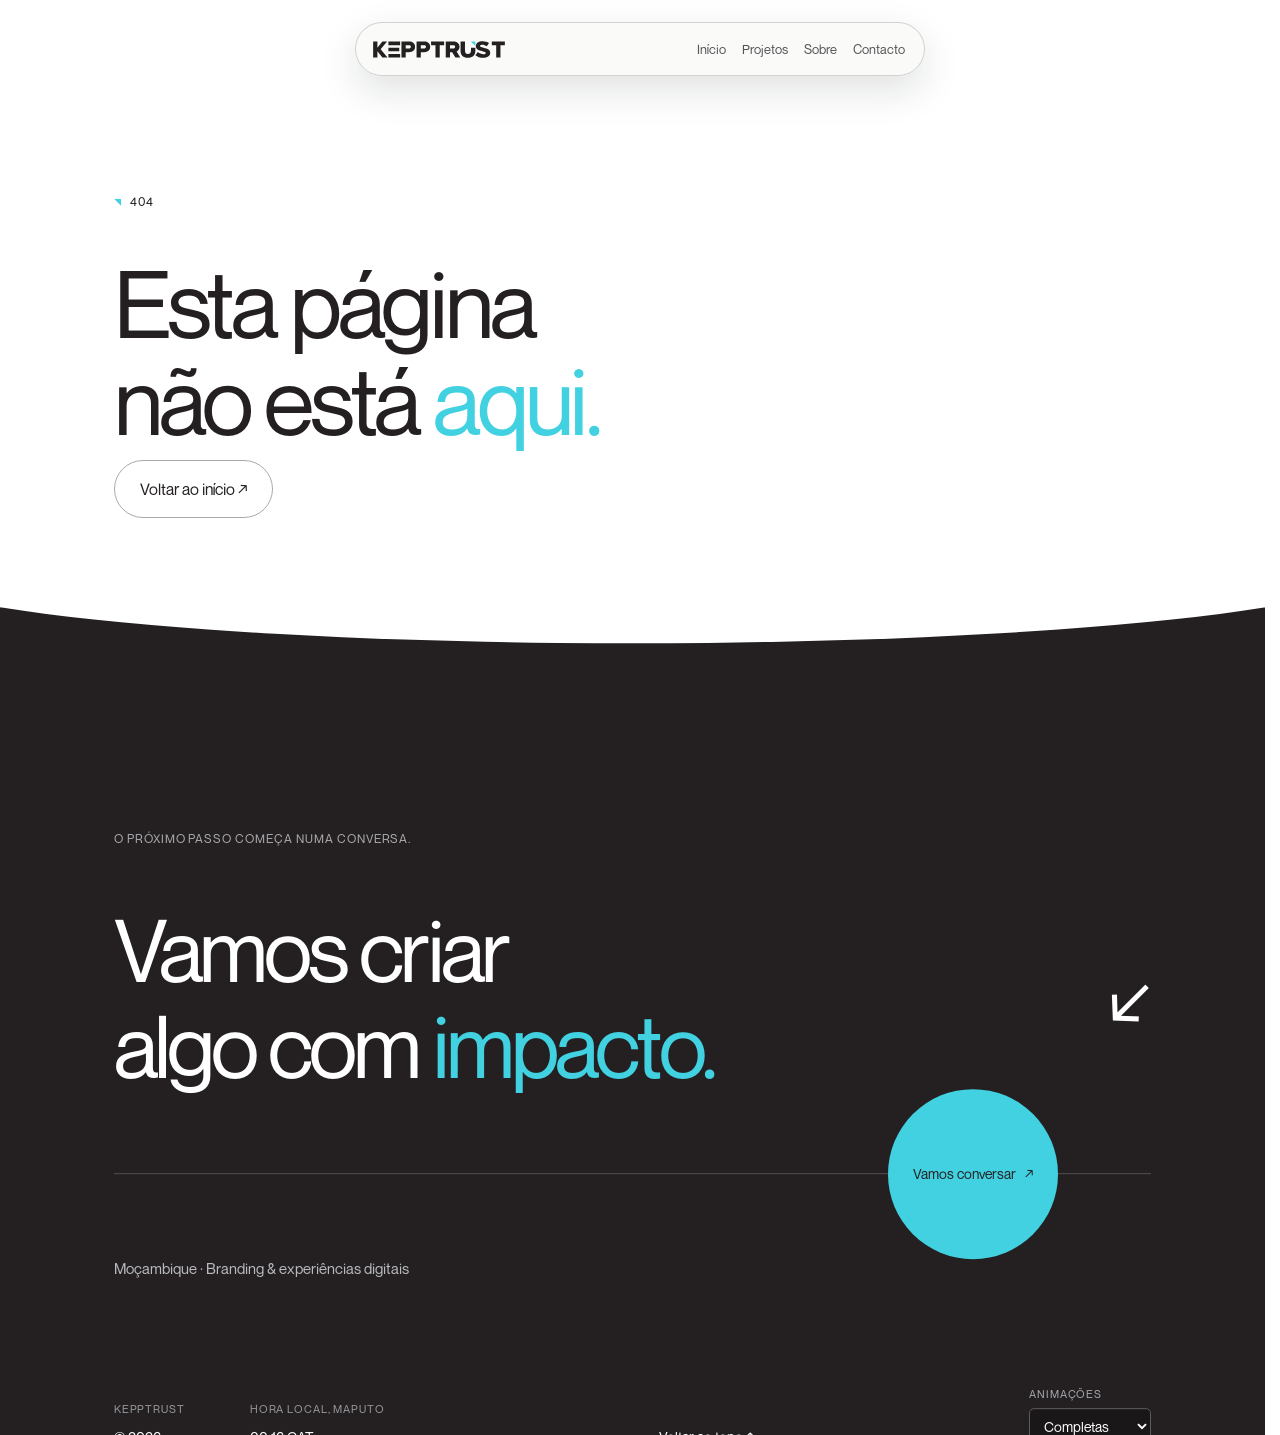
<file: erro/index.html>
<!DOCTYPE html>
<html lang="pt"><head><meta charset="utf-8"/><script>(()=>{try{const v=localStorage.getItem('kepp-motion');if(['full','reduced','system'].includes(v))document.documentElement.dataset.motion=v}catch{}document.documentElement.classList.add('motion-boot');window.keppMotionFailsafe=setTimeout(()=>{document.documentElement.classList.remove('motion-boot','motion-busy');const c=document.getElementById('page-curtain');if(c)c.hidden=true},8000)})();</script><meta content="width=device-width,initial-scale=1" name="viewport"/><meta content="KeppTrust — estratégia, branding e websites. Página não encontrada." name="description"/><meta name="robots" content="noindex"/><link rel="icon" href="/favicon.svg" type="image/svg+xml"/><link rel="icon" href="/favicon.png" type="image/png" sizes="512x512"/><link rel="apple-touch-icon" href="/apple-touch-icon.png"/><meta property="og:type" content="website"/><meta property="og:site_name" content="KeppTrust"/><meta property="og:locale" content="pt_MZ"/><meta property="og:title" content="Página não encontrada — KeppTrust"/><meta property="og:description" content="KeppTrust — estratégia, branding e websites. Página não encontrada."/><meta property="og:image" content="https://kepptrust.vercel.app/assets/social/og-cover.png"/><meta property="og:image:width" content="1200"/><meta property="og:image:height" content="630"/><meta name="twitter:card" content="summary_large_image"/><meta name="twitter:image" content="https://kepptrust.vercel.app/assets/social/og-cover.png"/><title>Página não encontrada — KeppTrust</title><link href="/style.css?v=52" rel="stylesheet"/><link as="font" crossorigin="" href="/assets/fonts/NeueMontreal-Regular.otf" rel="preload" type="font/otf"/><style>.motion-boot{background:#141517}.motion-boot body{background:#141517}.motion-boot #page-curtain{display:flex!important;transform:translateY(0)!important}.motion-boot body>header,.motion-boot body>main{visibility:hidden}#page-curtain{position:fixed;inset:0;z-index:9999;background:#141517;color:#fff;display:flex;align-items:center;justify-content:center;pointer-events:all;overflow:hidden}#page-curtain[hidden]{display:none}.motion-busy{overflow:hidden;cursor:wait}#curtain-word{font:400 clamp(26px,3vw,45px)/1.2 'KeppTrust Sans',Arial,sans-serif;display:flex;align-items:center;gap:.45em;letter-spacing:-.025em}#curtain-word:before{content:'';width:.15em;height:.15em;border-radius:50%;background:currentColor;flex-shrink:0}</style></head><body class="inner-page"><div aria-hidden="true" hidden="" id="page-curtain"><span id="curtain-word">KeppTrust</span></div><a class="skip" href="#conteudo">Saltar para o conteúdo</a><header class="floating-nav-shell"><div class="floating-nav" data-expanded="true"><a aria-label="KeppTrust início" class="wordmark floating-wordmark" href="/">KeppTrust</a><nav aria-label="Navegação principal" class="floating-links" id="floating-links"><a data-page-title="Início" href="/">Início</a><a data-page-title="Projetos" href="/projetos/">Projetos</a><a data-page-title="Sobre nós" href="/sobre/">Sobre</a><a data-page-title="Contacto" href="/contacto/">Contacto</a></nav><button aria-controls="floating-links" aria-expanded="true" aria-hidden="true" aria-label="Expandir navegação" class="nav-expand" tabindex="-1" type="button"><span aria-hidden="true" class="nav-menu-lines"><i></i><i></i></span></button></div></header><main id="conteudo"><section class="page-title section"><span class="eyebrow">404</span><h1>Esta página<br/>não está <span>aqui.</span></h1><a class="outline-button" href="/">Voltar ao início ↗</a></section><footer id="contacto"><div class="footer-inner"><span class="eyebrow">O PRÓXIMO PASSO COMEÇA NUMA CONVERSA.</span><div class="footer-heading"><h2>Vamos criar<br/>algo com <em>impacto.</em></h2><span aria-hidden="true">↙</span></div><div class="contact-line"><a class="circle blue magnetic" href="/contacto/" id="contact-button">Vamos conversar <span aria-hidden="true">↗</span></a></div><p class="contact-note">Moçambique · Branding &amp; experiências digitais</p><div class="footer-bottom"><div><span class="eyebrow">KEPPTRUST</span><p>© 2026</p></div><div><span class="eyebrow">HORA LOCAL, MAPUTO</span><p id="time"></p></div><a href="/">Voltar ao topo ↑</a><div class="motion-preference"><label for="motion-choice">ANIMAÇÕES</label><select id="motion-choice"><option value="system">Sistema</option><option value="full">Completas</option><option value="reduced">Reduzidas</option></select><span class="sr-only" id="motion-status" role="status"></span></div></div></div></footer></main><script src="/app.js?v=31"></script><script src="/floating-nav.js?v=1" defer></script><script src="/motion.js?v=17"></script></body></html>
</file>
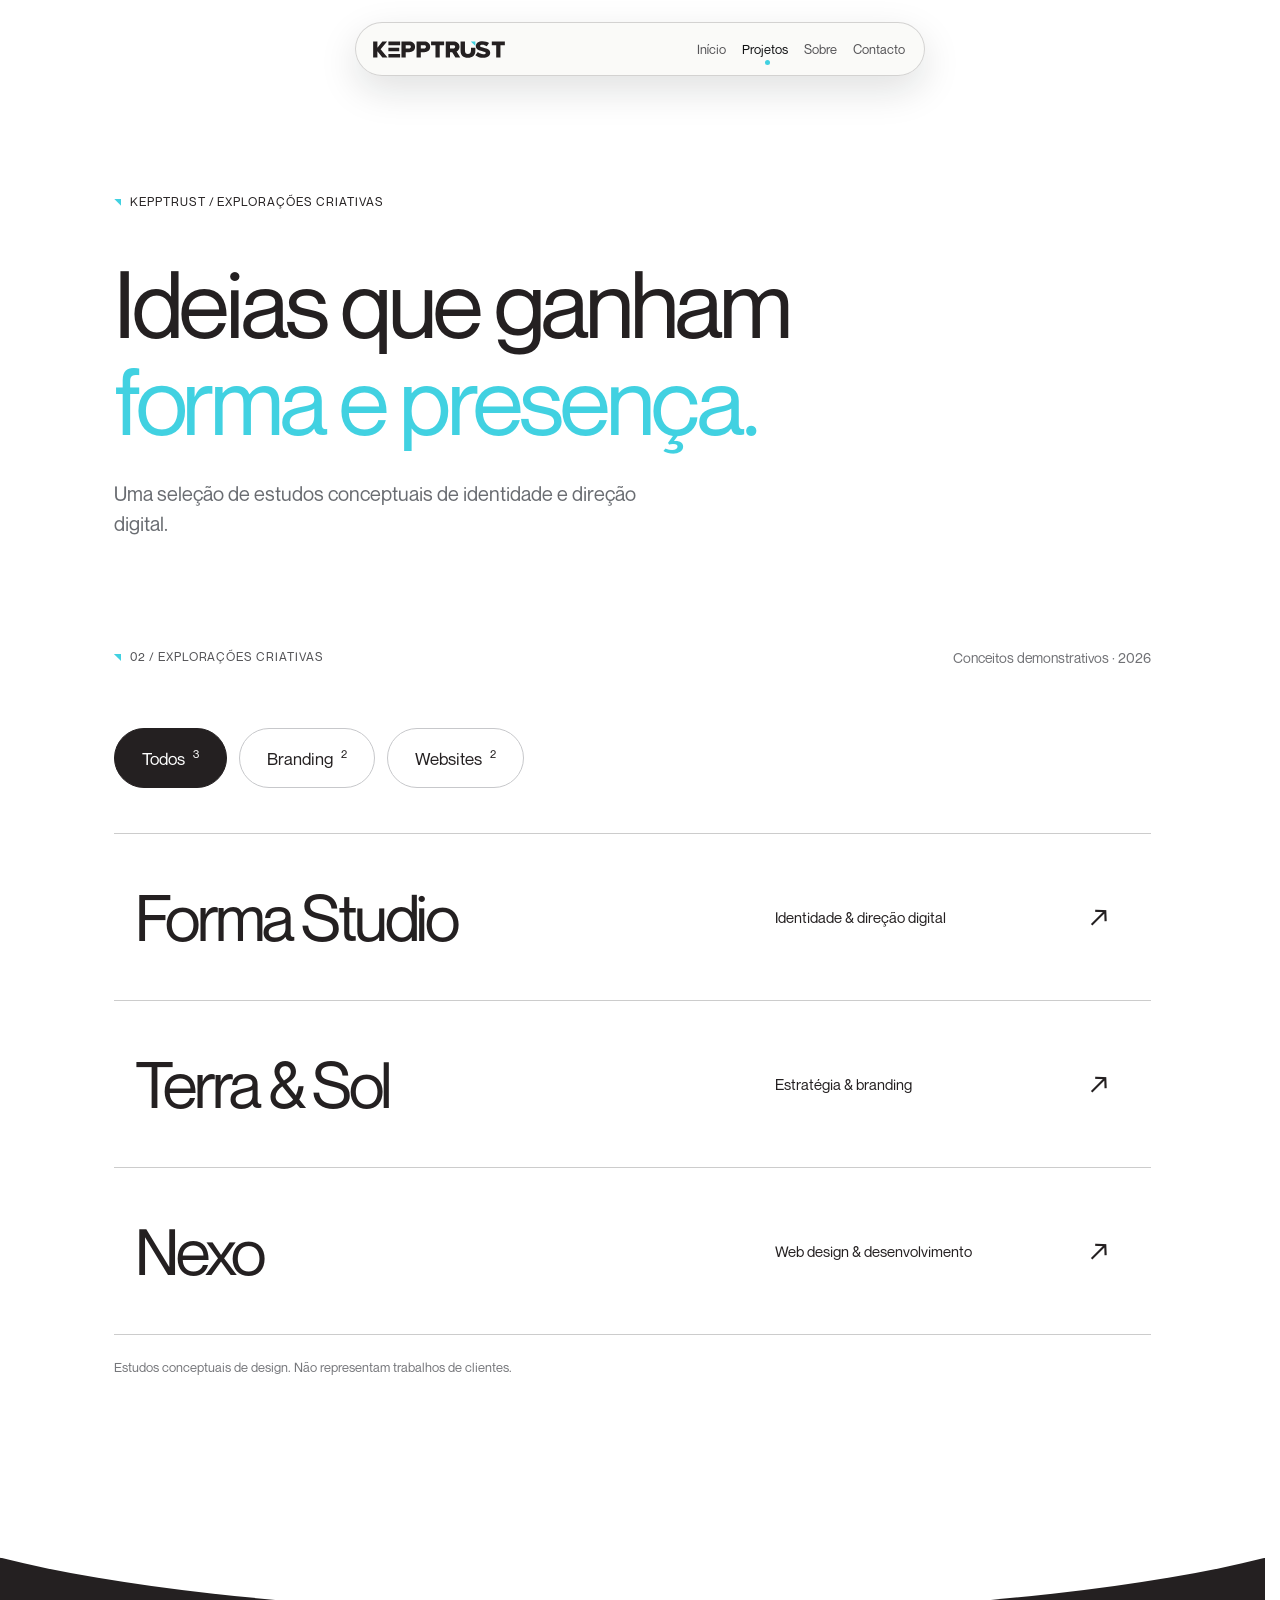
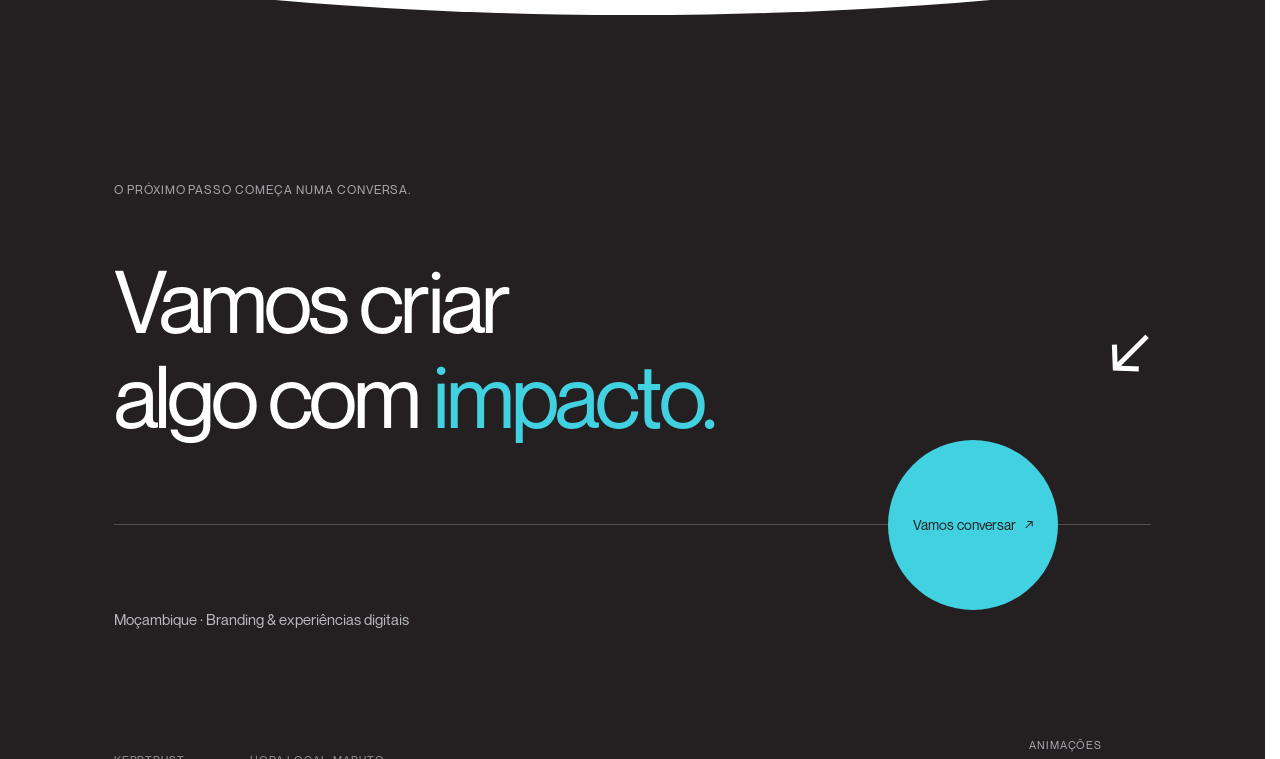
<file: projetos/index.html>
<!DOCTYPE html>
<html lang="pt"><head><meta charset="utf-8"/><script>(()=>{try{const v=localStorage.getItem('kepp-motion');if(['full','reduced','system'].includes(v))document.documentElement.dataset.motion=v}catch{}document.documentElement.classList.add('motion-boot');window.keppMotionFailsafe=setTimeout(()=>{document.documentElement.classList.remove('motion-boot','motion-busy');const c=document.getElementById('page-curtain');if(c)c.hidden=true},8000)})();</script><meta content="width=device-width,initial-scale=1" name="viewport"/><meta content="KeppTrust — estratégia, branding e websites. Projetos." name="description"/><link rel="icon" href="/favicon.svg" type="image/svg+xml"/><link rel="icon" href="/favicon.png" type="image/png" sizes="512x512"/><link rel="apple-touch-icon" href="/apple-touch-icon.png"/><link rel="canonical" href="https://kepptrust.vercel.app/projetos/"/><meta property="og:type" content="website"/><meta property="og:site_name" content="KeppTrust"/><meta property="og:locale" content="pt_MZ"/><meta property="og:title" content="Projetos — KeppTrust"/><meta property="og:description" content="KeppTrust — estratégia, branding e websites. Projetos."/><meta property="og:url" content="https://kepptrust.vercel.app/projetos/"/><meta property="og:image" content="https://kepptrust.vercel.app/assets/social/og-cover.png"/><meta property="og:image:width" content="1200"/><meta property="og:image:height" content="630"/><meta property="og:image:alt" content="KeppTrust — Estúdio de marcas e experiências digitais"/><meta name="twitter:card" content="summary_large_image"/><meta name="twitter:title" content="Projetos — KeppTrust"/><meta name="twitter:description" content="KeppTrust — estratégia, branding e websites. Projetos."/><meta name="twitter:image" content="https://kepptrust.vercel.app/assets/social/og-cover.png"/><title>Projetos — KeppTrust</title><link href="/style.css?v=52" rel="stylesheet"/><link as="font" crossorigin="" href="/assets/fonts/NeueMontreal-Regular.otf" rel="preload" type="font/otf"/><style>.motion-boot{background:#141517}.motion-boot body{background:#141517}.motion-boot #page-curtain{display:flex!important;transform:translateY(0)!important}.motion-boot body>header,.motion-boot body>main{visibility:hidden}#page-curtain{position:fixed;inset:0;z-index:9999;background:#141517;color:#fff;display:flex;align-items:center;justify-content:center;pointer-events:all;overflow:hidden}#page-curtain[hidden]{display:none}.motion-busy{overflow:hidden;cursor:wait}#curtain-word{font:400 clamp(26px,3vw,45px)/1.2 'KeppTrust Sans',Arial,sans-serif;display:flex;align-items:center;gap:.45em;letter-spacing:-.025em}#curtain-word:before{content:'';width:.15em;height:.15em;border-radius:50%;background:currentColor;flex-shrink:0}</style></head><body class="inner-page"><div aria-hidden="true" hidden="" id="page-curtain"><span id="curtain-word">KeppTrust</span></div><a class="skip" href="#conteudo">Saltar para o conteúdo</a><header class="floating-nav-shell"><div class="floating-nav" data-expanded="true"><a aria-label="KeppTrust início" class="wordmark floating-wordmark" href="/">KeppTrust</a><nav aria-label="Navegação principal" class="floating-links" id="floating-links"><a data-page-title="Início" href="/">Início</a><a data-page-title="Projetos" href="/projetos/">Projetos</a><a data-page-title="Sobre nós" href="/sobre/">Sobre</a><a data-page-title="Contacto" href="/contacto/">Contacto</a></nav><button aria-controls="floating-links" aria-expanded="true" aria-hidden="true" aria-label="Expandir navegação" class="nav-expand" tabindex="-1" type="button"><span aria-hidden="true" class="nav-menu-lines"><i></i><i></i></span></button></div></header><main id="conteudo"><section class="page-title section"><span class="eyebrow">KEPPTRUST / EXPLORAÇÕES CRIATIVAS</span><h1>Ideias que ganham<br/><span>forma e presença.</span></h1><p>Uma seleção de estudos conceptuais de identidade e direção digital.</p></section><section class="work section" id="projetos"><div class="section-meta"><span class="eyebrow">02 / EXPLORAÇÕES CRIATIVAS</span><span>Conceitos demonstrativos · 2026</span></div><div aria-label="Filtrar conceitos" class="project-filters" role="group"><button aria-pressed="true" data-filter="all">Todos <sup>3</sup></button><button aria-pressed="false" data-filter="branding">Branding <sup>2</sup></button><button aria-pressed="false" data-filter="web">Websites <sup>2</sup></button></div><p class="sr-only" id="filter-status" role="status"></p><div class="project-list"><a class="project" data-category="branding web" href="/projetos/forma-studio/"><span class="project-name">Forma Studio</span><span class="project-type">Identidade &amp; direção digital</span><span aria-hidden="true" class="project-arrow">↗</span><span aria-hidden="true" class="project-preview forma">forma<span>SPACE TO THINK.</span></span></a><a class="project" data-category="branding" href="/projetos/terra-sol/"><span class="project-name">Terra &amp; Sol</span><span class="project-type">Estratégia &amp; branding</span><span aria-hidden="true" class="project-arrow">↗</span><span aria-hidden="true" class="project-preview terra">terra<br/>&amp; sol</span></a><a class="project" data-category="web" href="/projetos/nexo/"><span class="project-name">Nexo</span><span class="project-type">Web design &amp; desenvolvimento</span><span aria-hidden="true" class="project-arrow">↗</span><span aria-hidden="true" class="project-preview nexo">nexo®<span>IDEIAS QUE SE LIGAM.</span></span></a></div><p class="work-note">Estudos conceptuais de design. Não representam trabalhos de clientes.</p></section><footer id="contacto"><div class="footer-inner"><span class="eyebrow">O PRÓXIMO PASSO COMEÇA NUMA CONVERSA.</span><div class="footer-heading"><h2>Vamos criar<br/>algo com <em>impacto.</em></h2><span aria-hidden="true">↙</span></div><div class="contact-line"><a class="circle blue magnetic" href="/contacto/" id="contact-button">Vamos conversar <span aria-hidden="true">↗</span></a></div><p class="contact-note">Moçambique · Branding &amp; experiências digitais</p><div class="footer-bottom"><div><span class="eyebrow">KEPPTRUST</span><p>© 2026</p></div><div><span class="eyebrow">HORA LOCAL, MAPUTO</span><p id="time"></p></div><a href="/">Voltar ao topo ↑</a><div class="motion-preference"><label for="motion-choice">ANIMAÇÕES</label><select id="motion-choice"><option value="system">Sistema</option><option value="full">Completas</option><option value="reduced">Reduzidas</option></select><span class="sr-only" id="motion-status" role="status"></span></div></div></div></footer></main><script src="/app.js?v=31"></script><script src="/floating-nav.js?v=1" defer></script><script src="/motion.js?v=17"></script></body></html>
</file>
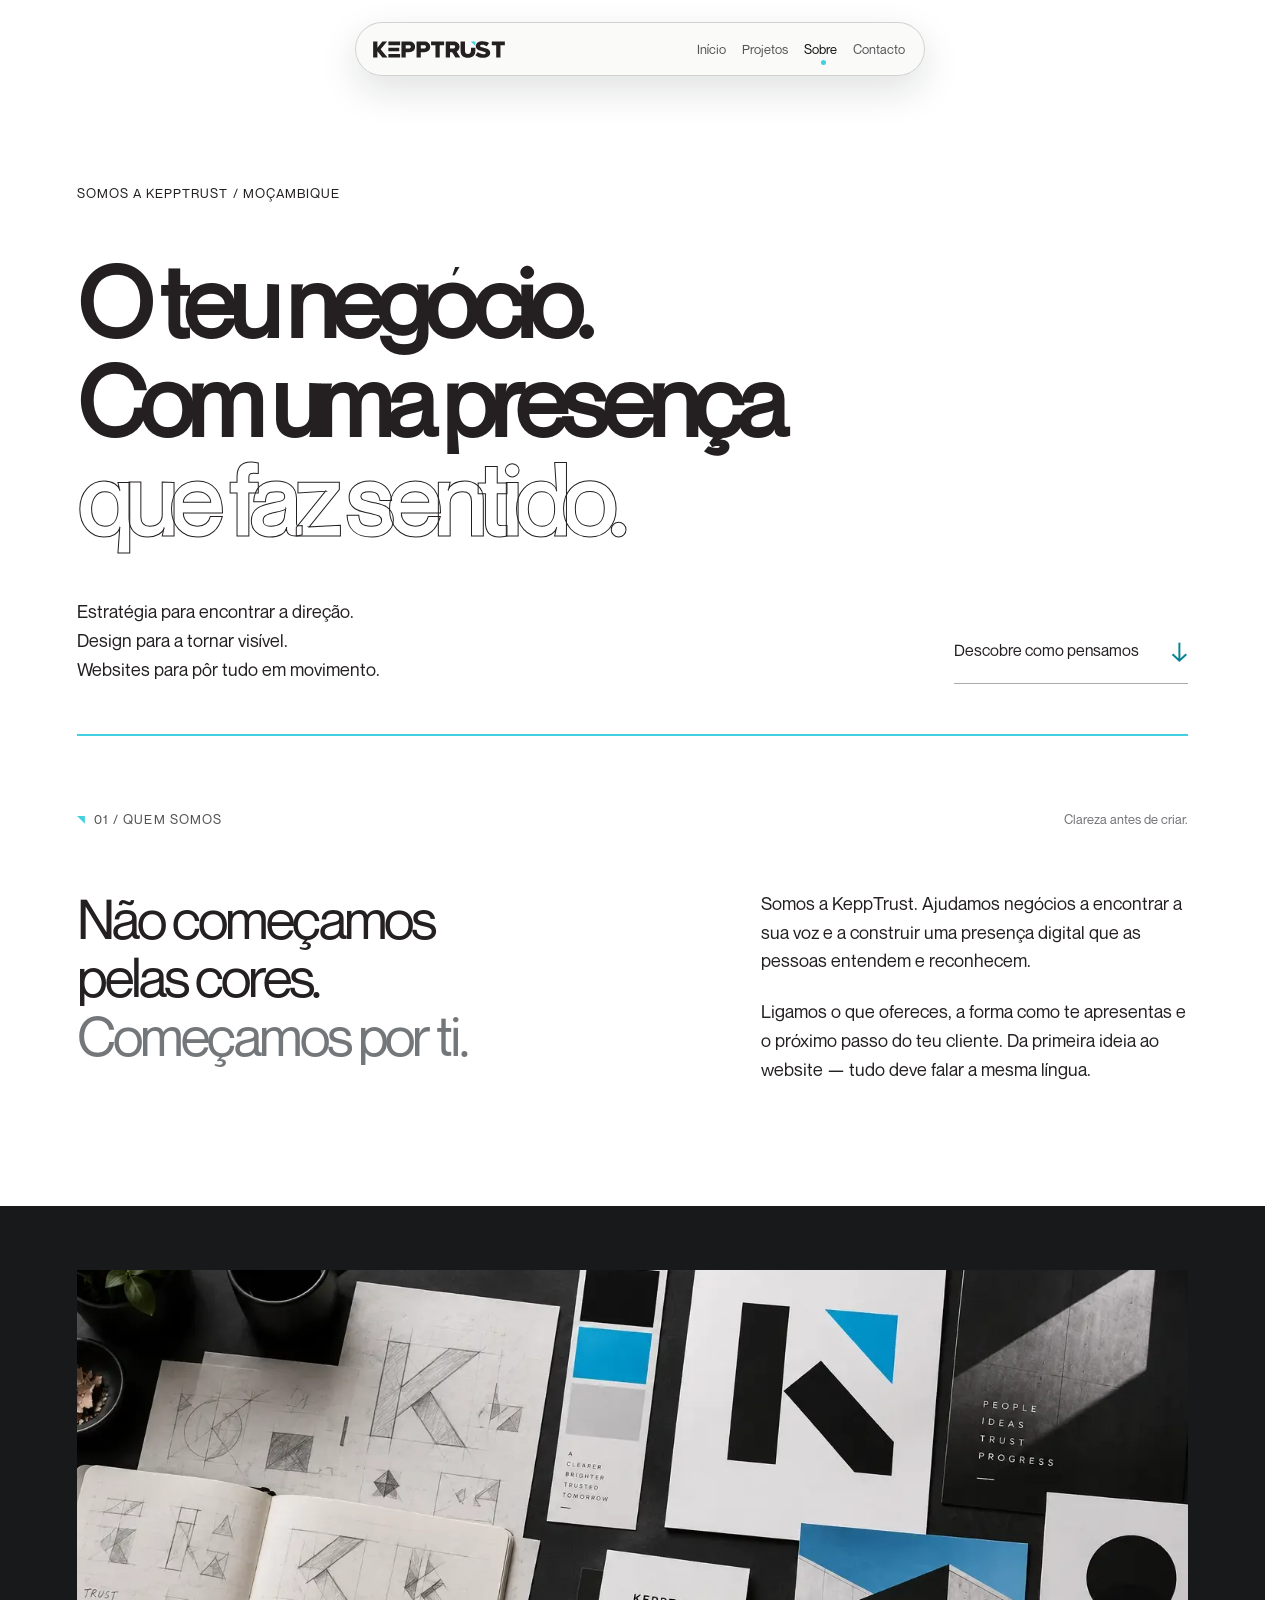
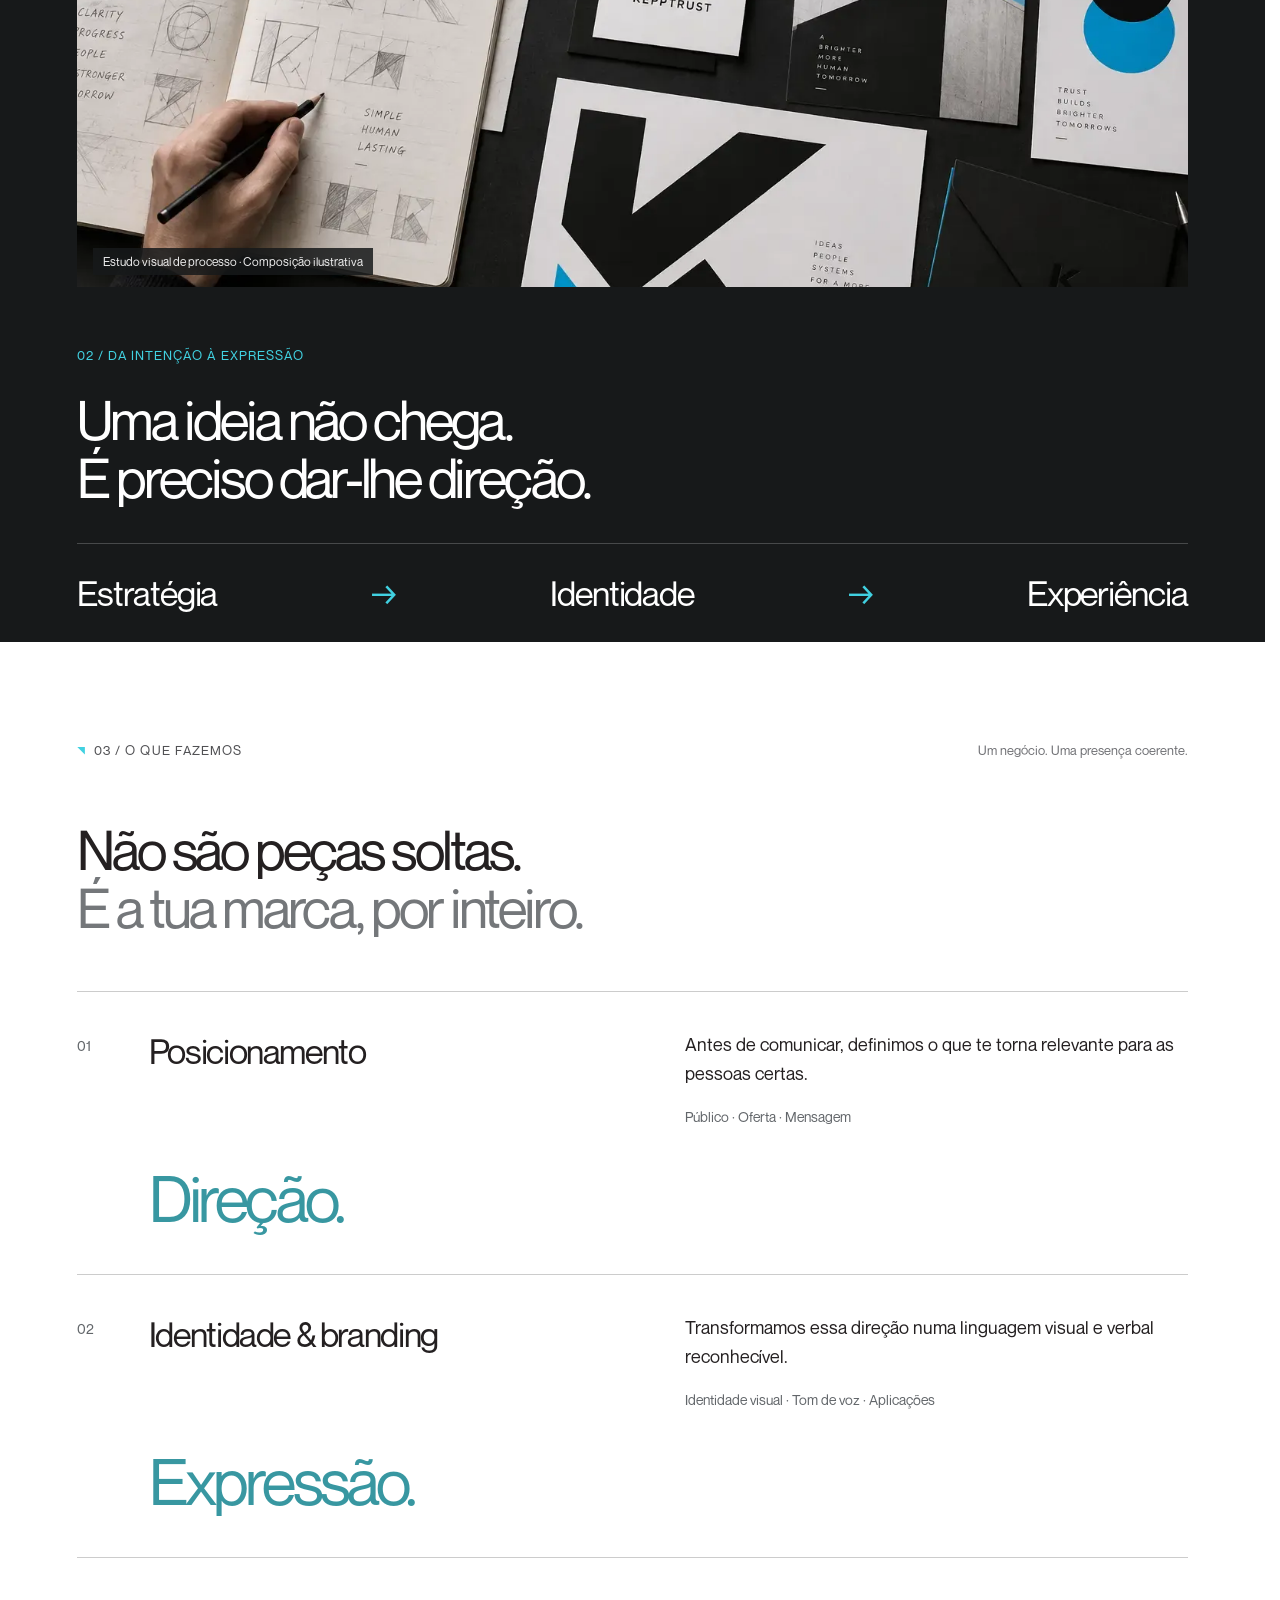
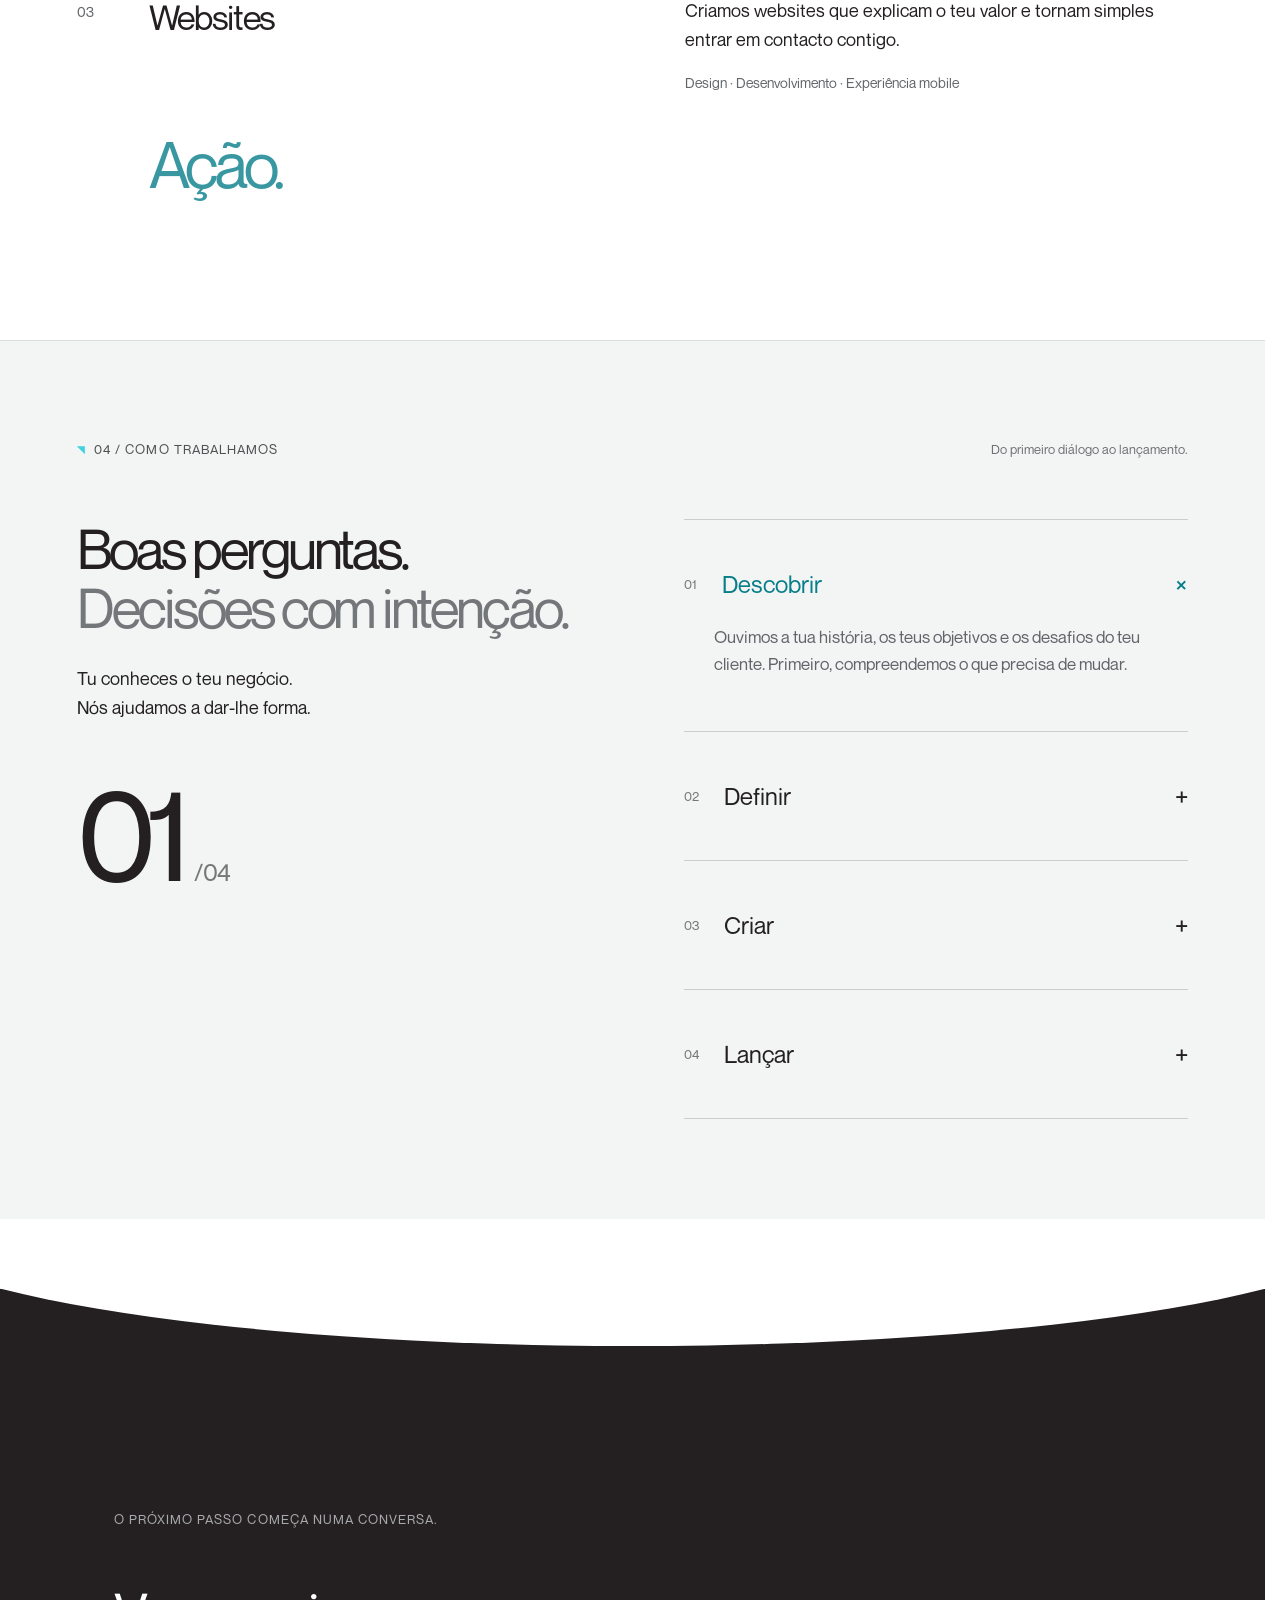
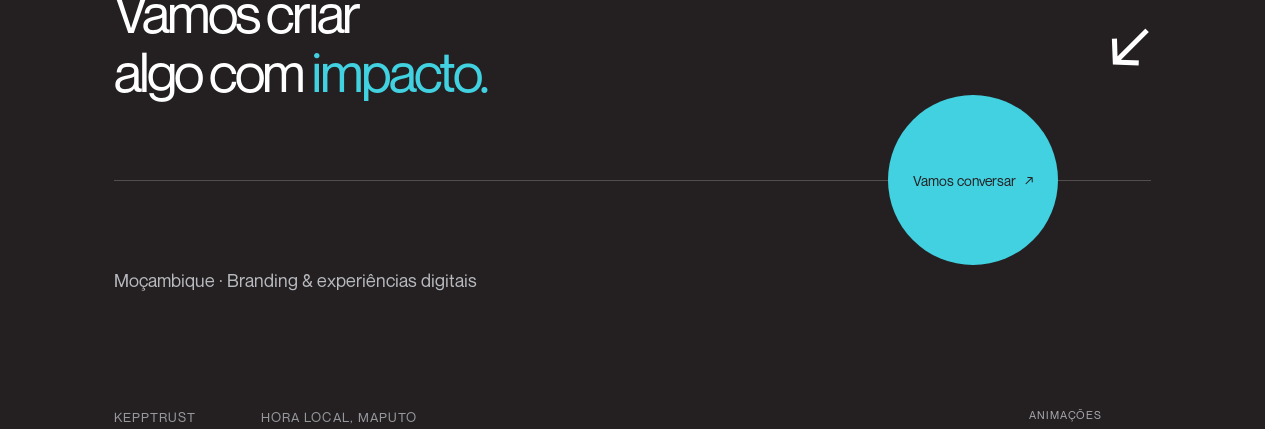
<file: sobre/index.html>
<!DOCTYPE html>
<html lang="pt"><head><meta charset="utf-8"/><script>(()=>{try{const v=localStorage.getItem('kepp-motion');if(['full','reduced','system'].includes(v))document.documentElement.dataset.motion=v}catch{}document.documentElement.classList.add('motion-boot');window.keppMotionFailsafe=setTimeout(()=>{document.documentElement.classList.remove('motion-boot','motion-busy');const c=document.getElementById('page-curtain');if(c)c.hidden=true},8000)})();</script><meta content="width=device-width,initial-scale=1" name="viewport"/><meta content="KeppTrust — estratégia, branding e websites. Sobre nós." name="description"/><link rel="icon" href="/favicon.svg" type="image/svg+xml"/><link rel="icon" href="/favicon.png" type="image/png" sizes="512x512"/><link rel="apple-touch-icon" href="/apple-touch-icon.png"/><link rel="canonical" href="https://kepptrust.vercel.app/sobre/"/><meta property="og:type" content="website"/><meta property="og:site_name" content="KeppTrust"/><meta property="og:locale" content="pt_MZ"/><meta property="og:title" content="Sobre nós — KeppTrust"/><meta property="og:description" content="KeppTrust — estratégia, branding e websites. Sobre nós."/><meta property="og:url" content="https://kepptrust.vercel.app/sobre/"/><meta property="og:image" content="https://kepptrust.vercel.app/assets/social/og-cover.png"/><meta property="og:image:width" content="1200"/><meta property="og:image:height" content="630"/><meta property="og:image:alt" content="KeppTrust — Estúdio de marcas e experiências digitais"/><meta name="twitter:card" content="summary_large_image"/><meta name="twitter:title" content="Sobre nós — KeppTrust"/><meta name="twitter:description" content="KeppTrust — estratégia, branding e websites. Sobre nós."/><meta name="twitter:image" content="https://kepptrust.vercel.app/assets/social/og-cover.png"/><title>Sobre nós — KeppTrust</title><link href="/style.css?v=52" rel="stylesheet"/><link as="font" crossorigin="" href="/assets/fonts/NeueMontreal-Regular.otf" rel="preload" type="font/otf"/><style>.motion-boot{background:#141517}.motion-boot body{background:#141517}.motion-boot #page-curtain{display:flex!important;transform:translateY(0)!important}.motion-boot body>header,.motion-boot body>main{visibility:hidden}#page-curtain{position:fixed;inset:0;z-index:9999;background:#141517;color:#fff;display:flex;align-items:center;justify-content:center;pointer-events:all;overflow:hidden}#page-curtain[hidden]{display:none}.motion-busy{overflow:hidden;cursor:wait}#curtain-word{font:400 clamp(26px,3vw,45px)/1.2 'KeppTrust Sans',Arial,sans-serif;display:flex;align-items:center;gap:.45em;letter-spacing:-.025em}#curtain-word:before{content:'';width:.15em;height:.15em;border-radius:50%;background:currentColor;flex-shrink:0}</style><link rel="stylesheet" href="/about-kepp.css?v=1"/></head><body class="inner-page about-kepp"><div aria-hidden="true" hidden="" id="page-curtain"><span id="curtain-word">KeppTrust</span></div><a class="skip" href="#conteudo">Saltar para o conteúdo</a><header class="floating-nav-shell"><div class="floating-nav" data-expanded="true"><a aria-label="KeppTrust início" class="wordmark floating-wordmark" href="/">KeppTrust</a><nav aria-label="Navegação principal" class="floating-links" id="floating-links"><a data-page-title="Início" href="/">Início</a><a data-page-title="Projetos" href="/projetos/">Projetos</a><a data-page-title="Sobre nós" href="/sobre/">Sobre</a><a data-page-title="Contacto" href="/contacto/">Contacto</a></nav><button aria-controls="floating-links" aria-expanded="true" aria-hidden="true" aria-label="Expandir navegação" class="nav-expand" tabindex="-1" type="button"><span aria-hidden="true" class="nav-menu-lines"><i></i><i></i></span></button></div></header><main id="conteudo">
<section class="section kepp-intro">
<p class="eyebrow">SOMOS A KEPPTRUST / MOÇAMBIQUE</p>
<h1><span>O teu negócio.</span><span>Com uma presença</span><span class="outline-word">que faz sentido.</span></h1>
<div class="intro-bottom"><p>Estratégia para encontrar a direção.<br/>Design para a tornar visível.<br/>Websites para pôr tudo em movimento.</p><a href="#sobre" class="about-link">Descobre como pensamos <span aria-hidden="true">↓</span></a></div>
<div class="intro-rule" aria-hidden="true"></div>
</section>
<section class="section kepp-belief" id="sobre">
<div class="section-meta"><span class="eyebrow">01 / QUEM SOMOS</span><span>Clareza antes de criar.</span></div>
<div class="belief-grid"><h2>Não começamos<br/>pelas cores.<br/><span>Começamos por ti.</span></h2><div><p>Somos a KeppTrust. Ajudamos negócios a encontrar a sua voz e a construir uma presença digital que as pessoas entendem e reconhecem.</p><p>Ligamos o que ofereces, a forma como te apresentas e o próximo passo do teu cliente. Da primeira ideia ao website — tudo deve falar a mesma língua.</p></div></div>
</section>
<section class="kepp-worktable" aria-labelledby="table-title">
<figure><img src="/assets/brand/kepptrust-process.webp" alt="Composição conceptual de esboços, materiais de identidade e azul KeppTrust numa mesa de criação" width="1536" height="1024" loading="lazy"/><figcaption>Estudo visual de processo · Composição ilustrativa</figcaption></figure>
<div class="worktable-title"><p class="eyebrow">02 / DA INTENÇÃO À EXPRESSÃO</p><h2 id="table-title">Uma ideia não chega.<br/>É preciso dar-lhe direção.</h2></div>
<div class="process-ribbon" aria-label="Estratégia, identidade e experiência"><span>Estratégia</span><span aria-hidden="true">→</span><span>Identidade</span><span aria-hidden="true">→</span><span>Experiência</span></div>
</section>
<section class="section kepp-offer" id="servicos">
<div class="section-meta"><span class="eyebrow">03 / O QUE FAZEMOS</span><span>Um negócio. Uma presença coerente.</span></div>
<h2>Não são peças soltas.<br/><span>É a tua marca, por inteiro.</span></h2>
<div class="offer-list">
<article><span class="offer-n">01</span><h3>Posicionamento</h3><div><p>Antes de comunicar, definimos o que te torna relevante para as pessoas certas.</p><span class="offer-deliver">Público · Oferta · Mensagem</span></div><span class="offer-key" aria-hidden="true">Direção.</span></article>
<article><span class="offer-n">02</span><h3>Identidade &amp; branding</h3><div><p>Transformamos essa direção numa linguagem visual e verbal reconhecível.</p><span class="offer-deliver">Identidade visual · Tom de voz · Aplicações</span></div><span class="offer-key" aria-hidden="true">Expressão.</span></article>
<article><span class="offer-n">03</span><h3>Websites</h3><div><p>Criamos websites que explicam o teu valor e tornam simples entrar em contacto contigo.</p><span class="offer-deliver">Design · Desenvolvimento · Experiência mobile</span></div><span class="offer-key" aria-hidden="true">Ação.</span></article>
</div></section>
<section class="section kepp-method" id="processo">
<div class="section-meta"><span class="eyebrow">04 / COMO TRABALHAMOS</span><span>Do primeiro diálogo ao lançamento.</span></div>
<div class="method-grid"><div><h2>Boas perguntas.<br/><span>Decisões com intenção.</span></h2><p>Tu conheces o teu negócio.<br/>Nós ajudamos a dar-lhe forma.</p><div class="method-counter" aria-hidden="true">01<span>/04</span></div></div>
<div class="steps">
<details open><summary><span>01</span> Descobrir <b aria-hidden="true">+</b></summary><p>Ouvimos a tua história, os teus objetivos e os desafios do teu cliente. Primeiro, compreendemos o que precisa de mudar.</p></details>
<details><summary><span>02</span> Definir <b aria-hidden="true">+</b></summary><p>Alinhamos a mensagem, a direção criativa e as prioridades. Sabes o que vamos criar e porquê.</p></details>
<details><summary><span>03</span> Criar <b aria-hidden="true">+</b></summary><p>Desenhamos, desenvolvemos e afinamos contigo. Cada revisão aproxima a ideia da experiência final.</p></details>
<details><summary><span>04</span> Lançar <b aria-hidden="true">+</b></summary><p>Verificamos os detalhes e preparamos a entrega. A tua marca fica pronta para se apresentar ao mundo.</p></details>
</div></div></section>
<footer id="contacto"><div class="footer-inner"><span class="eyebrow">O PRÓXIMO PASSO COMEÇA NUMA CONVERSA.</span><div class="footer-heading"><h2>Vamos criar<br/>algo com <em>impacto.</em></h2><span aria-hidden="true">↙</span></div><div class="contact-line"><a class="circle blue magnetic" href="/contacto/" id="contact-button">Vamos conversar <span aria-hidden="true">↗</span></a></div><p class="contact-note">Moçambique · Branding &amp; experiências digitais</p><div class="footer-bottom"><div><span class="eyebrow">KEPPTRUST</span><p>© 2026</p></div><div><span class="eyebrow">HORA LOCAL, MAPUTO</span><p id="time"></p></div><a href="/">Voltar ao topo ↑</a><div class="motion-preference"><label for="motion-choice">ANIMAÇÕES</label><select id="motion-choice"><option value="system">Sistema</option><option value="full">Completas</option><option value="reduced">Reduzidas</option></select><span class="sr-only" id="motion-status" role="status"></span></div></div></div></footer></main><script src="/app.js?v=31"></script><script src="/floating-nav.js?v=1" defer></script><script src="/motion.js?v=17"></script><script src="/about-kepp.js?v=1" defer></script></body></html>
</file>
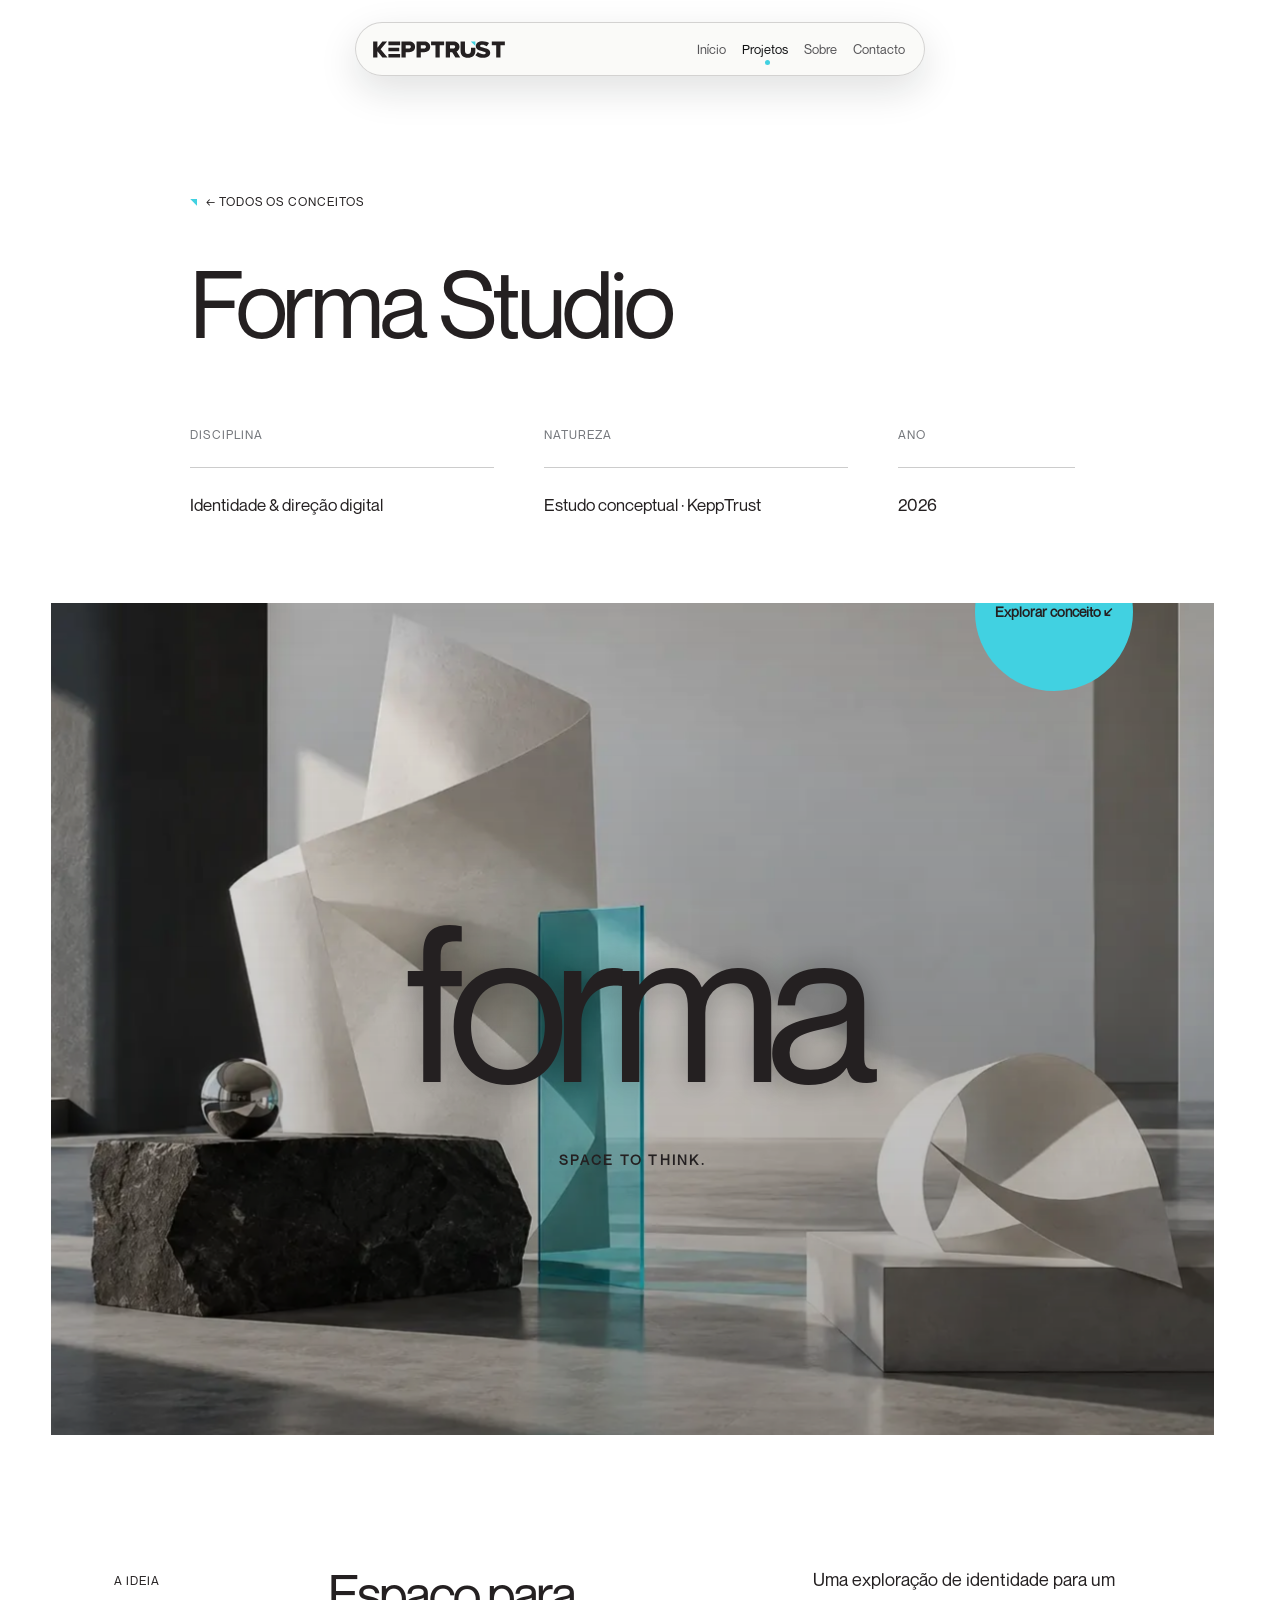
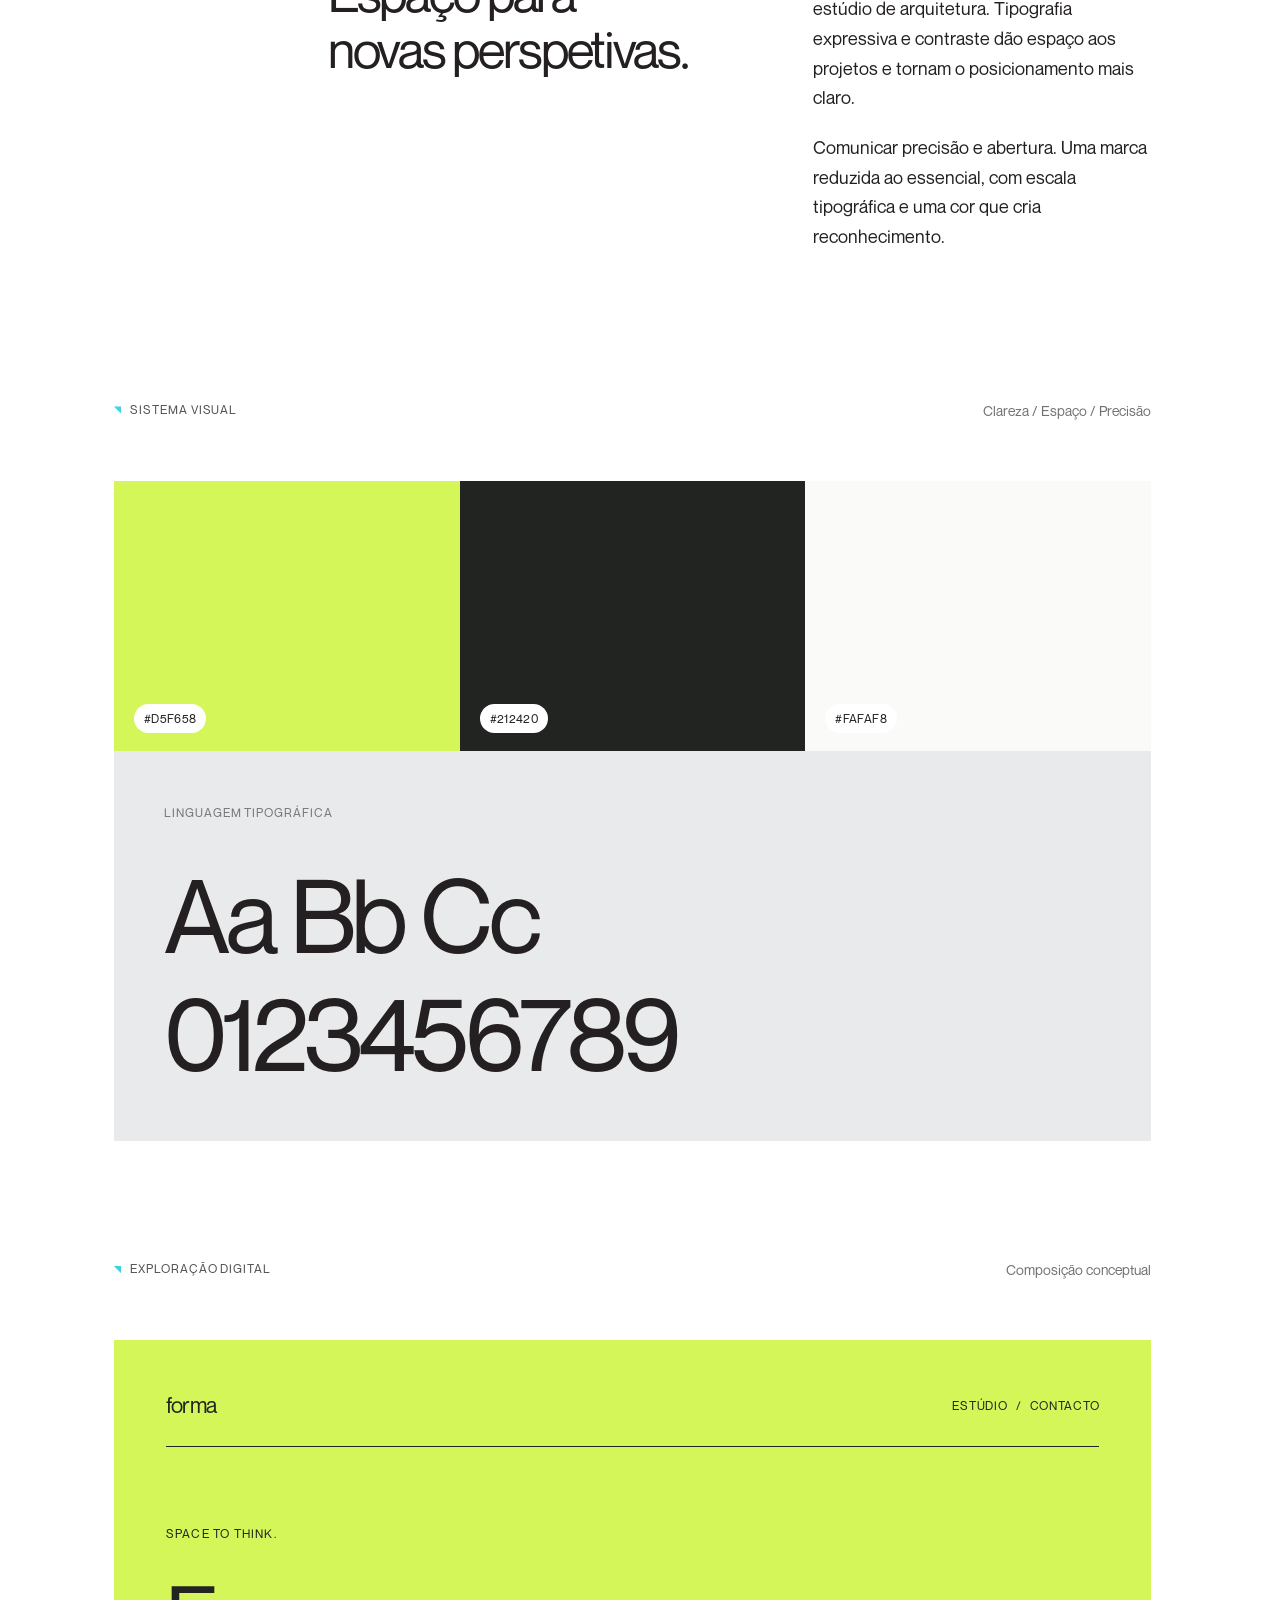
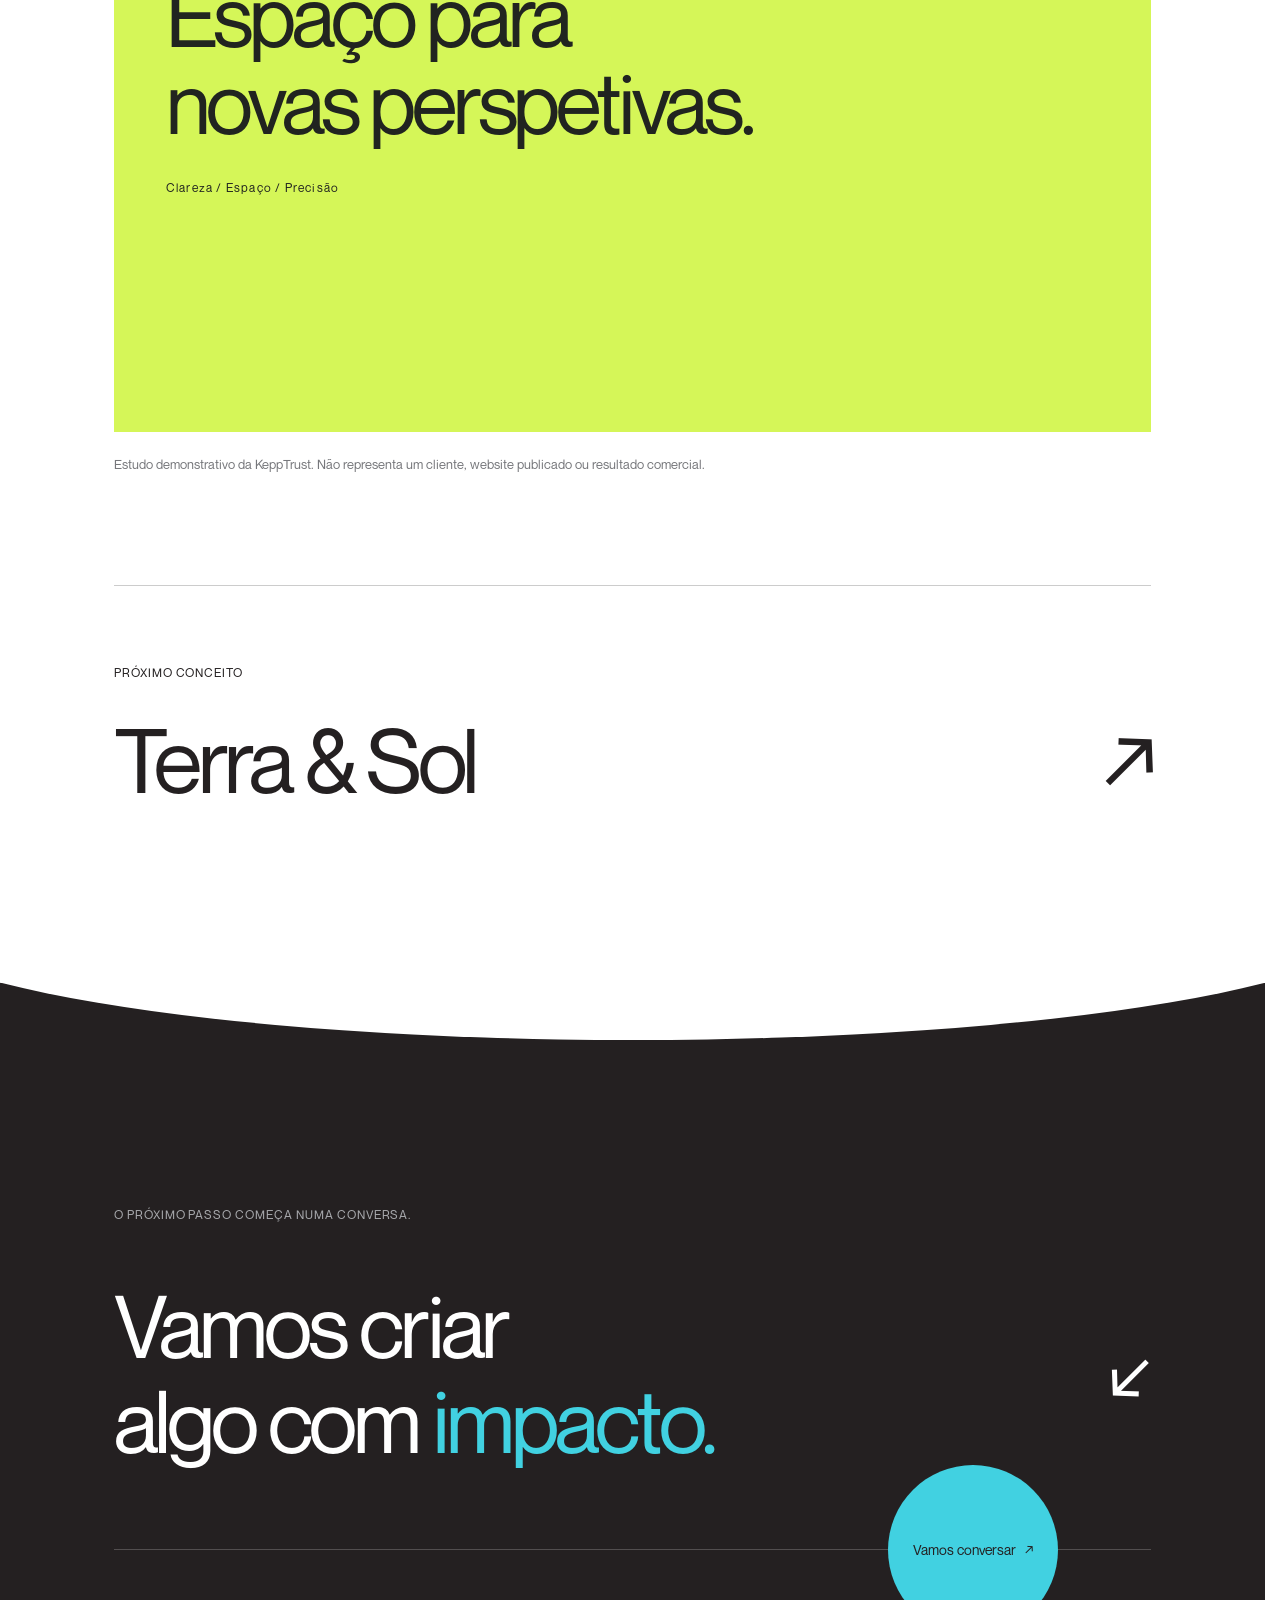
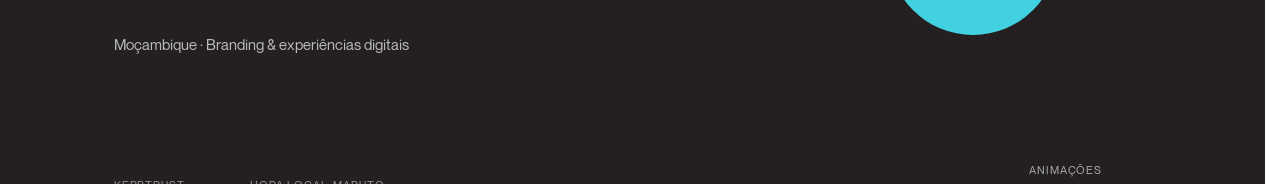
<file: projetos/forma-studio/index.html>
<!DOCTYPE html>
<html lang="pt"><head><meta charset="utf-8"/><script>(()=>{try{const v=localStorage.getItem('kepp-motion');if(['full','reduced','system'].includes(v))document.documentElement.dataset.motion=v}catch{}document.documentElement.classList.add('motion-boot');window.keppMotionFailsafe=setTimeout(()=>{document.documentElement.classList.remove('motion-boot','motion-busy');const c=document.getElementById('page-curtain');if(c)c.hidden=true},8000)})();</script><meta content="width=device-width,initial-scale=1" name="viewport"/><meta content="KeppTrust — estratégia, branding e websites. Forma Studio." name="description"/><link rel="icon" href="/favicon.svg" type="image/svg+xml"/><link rel="icon" href="/favicon.png" type="image/png" sizes="512x512"/><link rel="apple-touch-icon" href="/apple-touch-icon.png"/><link rel="canonical" href="https://kepptrust.vercel.app/projetos/forma-studio/"/><meta property="og:type" content="website"/><meta property="og:site_name" content="KeppTrust"/><meta property="og:locale" content="pt_MZ"/><meta property="og:title" content="Forma Studio — KeppTrust"/><meta property="og:description" content="KeppTrust — estratégia, branding e websites. Forma Studio."/><meta property="og:url" content="https://kepptrust.vercel.app/projetos/forma-studio/"/><meta property="og:image" content="https://kepptrust.vercel.app/assets/social/og-cover.png"/><meta property="og:image:width" content="1200"/><meta property="og:image:height" content="630"/><meta property="og:image:alt" content="KeppTrust — Estúdio de marcas e experiências digitais"/><meta name="twitter:card" content="summary_large_image"/><meta name="twitter:title" content="Forma Studio — KeppTrust"/><meta name="twitter:description" content="KeppTrust — estratégia, branding e websites. Forma Studio."/><meta name="twitter:image" content="https://kepptrust.vercel.app/assets/social/og-cover.png"/><title>Forma Studio — KeppTrust</title><link href="/style.css?v=52" rel="stylesheet"/><link as="font" crossorigin="" href="/assets/fonts/NeueMontreal-Regular.otf" rel="preload" type="font/otf"/><style>.motion-boot{background:#141517}.motion-boot body{background:#141517}.motion-boot #page-curtain{display:flex!important;transform:translateY(0)!important}.motion-boot body>header,.motion-boot body>main{visibility:hidden}#page-curtain{position:fixed;inset:0;z-index:9999;background:#141517;color:#fff;display:flex;align-items:center;justify-content:center;pointer-events:all;overflow:hidden}#page-curtain[hidden]{display:none}.motion-busy{overflow:hidden;cursor:wait}#curtain-word{font:400 clamp(26px,3vw,45px)/1.2 'KeppTrust Sans',Arial,sans-serif;display:flex;align-items:center;gap:.45em;letter-spacing:-.025em}#curtain-word:before{content:'';width:.15em;height:.15em;border-radius:50%;background:currentColor;flex-shrink:0}</style></head><body class="inner-page case-page"><div aria-hidden="true" hidden="" id="page-curtain"><span id="curtain-word">KeppTrust</span></div><a class="skip" href="#conteudo">Saltar para o conteúdo</a><header class="floating-nav-shell"><div class="floating-nav" data-expanded="true"><a aria-label="KeppTrust início" class="wordmark floating-wordmark" href="/">KeppTrust</a><nav aria-label="Navegação principal" class="floating-links" id="floating-links"><a data-page-title="Início" href="/">Início</a><a data-page-title="Projetos" href="/projetos/">Projetos</a><a data-page-title="Sobre nós" href="/sobre/">Sobre</a><a data-page-title="Contacto" href="/contacto/">Contacto</a></nav><button aria-controls="floating-links" aria-expanded="true" aria-hidden="true" aria-label="Expandir navegação" class="nav-expand" tabindex="-1" type="button"><span aria-hidden="true" class="nav-menu-lines"><i></i><i></i></span></button></div></header><main id="conteudo"><section class="page-title section case-title"><a class="eyebrow" href="/projetos/">← TODOS OS CONCEITOS</a><h1>Forma Studio</h1><div class="case-meta"><div><span class="eyebrow">DISCIPLINA</span><p>Identidade &amp; direção digital</p></div><div><span class="eyebrow">NATUREZA</span><p>Estudo conceptual · KeppTrust</p></div><div><span class="eyebrow">ANO</span><p>2026</p></div></div></section><section aria-label="Identidade visual Forma Studio" class="case-cover forma"><span class="case-mark">forma</span><span class="case-tag">SPACE TO THINK.</span><a class="circle magnetic" href="#conceito">Explorar conceito ↙</a></section><section class="section case-story" id="conceito"><span class="eyebrow">A IDEIA</span><h2>Espaço para<br/>novas perspetivas.</h2><div><p>Uma exploração de identidade para um estúdio de arquitetura. Tipografia expressiva e contraste dão espaço aos projetos e tornam o posicionamento mais claro.</p><p>Comunicar precisão e abertura. Uma marca reduzida ao essencial, com escala tipográfica e uma cor que cria reconhecimento.</p></div></section><section class="identity-system section"><div class="section-meta"><span class="eyebrow">SISTEMA VISUAL</span><span>Clareza / Espaço / Precisão</span></div><div class="color-study"><div style="background:#d5f658"><span>#D5F658</span></div><div style="background:#212420"><span>#212420</span></div><div style="background:#fafaf8"><span>#FAFAF8</span></div></div><div class="type-study"><span class="eyebrow">LINGUAGEM TIPOGRÁFICA</span><p class="">Aa Bb Cc<br/>0123456789</p></div></section><section class="application-section section"><div class="section-meta"><span class="eyebrow">EXPLORAÇÃO DIGITAL</span><span>Composição conceptual</span></div><div aria-label="Composição visual de uma página para Forma Studio" class="website-study forma" role="img"><div class="study-top"><span>forma</span><span>ESTÚDIO   /   CONTACTO</span></div><div class="study-body"><span>SPACE TO THINK.</span><p>Espaço para<br/>novas perspetivas.</p><span class="study-caption">Clareza / Espaço / Precisão</span></div></div><p class="work-note">Estudo demonstrativo da KeppTrust. Não representa um cliente, website publicado ou resultado comercial.</p></section><a class="next-project section" href="/projetos/terra-sol/"><span class="eyebrow">PRÓXIMO CONCEITO</span><span class="next-name">Terra &amp; Sol <span aria-hidden="true">↗</span></span></a><footer id="contacto"><div class="footer-inner"><span class="eyebrow">O PRÓXIMO PASSO COMEÇA NUMA CONVERSA.</span><div class="footer-heading"><h2>Vamos criar<br/>algo com <em>impacto.</em></h2><span aria-hidden="true">↙</span></div><div class="contact-line"><a class="circle blue magnetic" href="/contacto/" id="contact-button">Vamos conversar <span aria-hidden="true">↗</span></a></div><p class="contact-note">Moçambique · Branding &amp; experiências digitais</p><div class="footer-bottom"><div><span class="eyebrow">KEPPTRUST</span><p>© 2026</p></div><div><span class="eyebrow">HORA LOCAL, MAPUTO</span><p id="time"></p></div><a href="/">Voltar ao topo ↑</a><div class="motion-preference"><label for="motion-choice">ANIMAÇÕES</label><select id="motion-choice"><option value="system">Sistema</option><option value="full">Completas</option><option value="reduced">Reduzidas</option></select><span class="sr-only" id="motion-status" role="status"></span></div></div></div></footer></main><script src="/app.js?v=31"></script><script src="/floating-nav.js?v=1" defer></script><script src="/motion.js?v=17"></script></body></html>
</file>
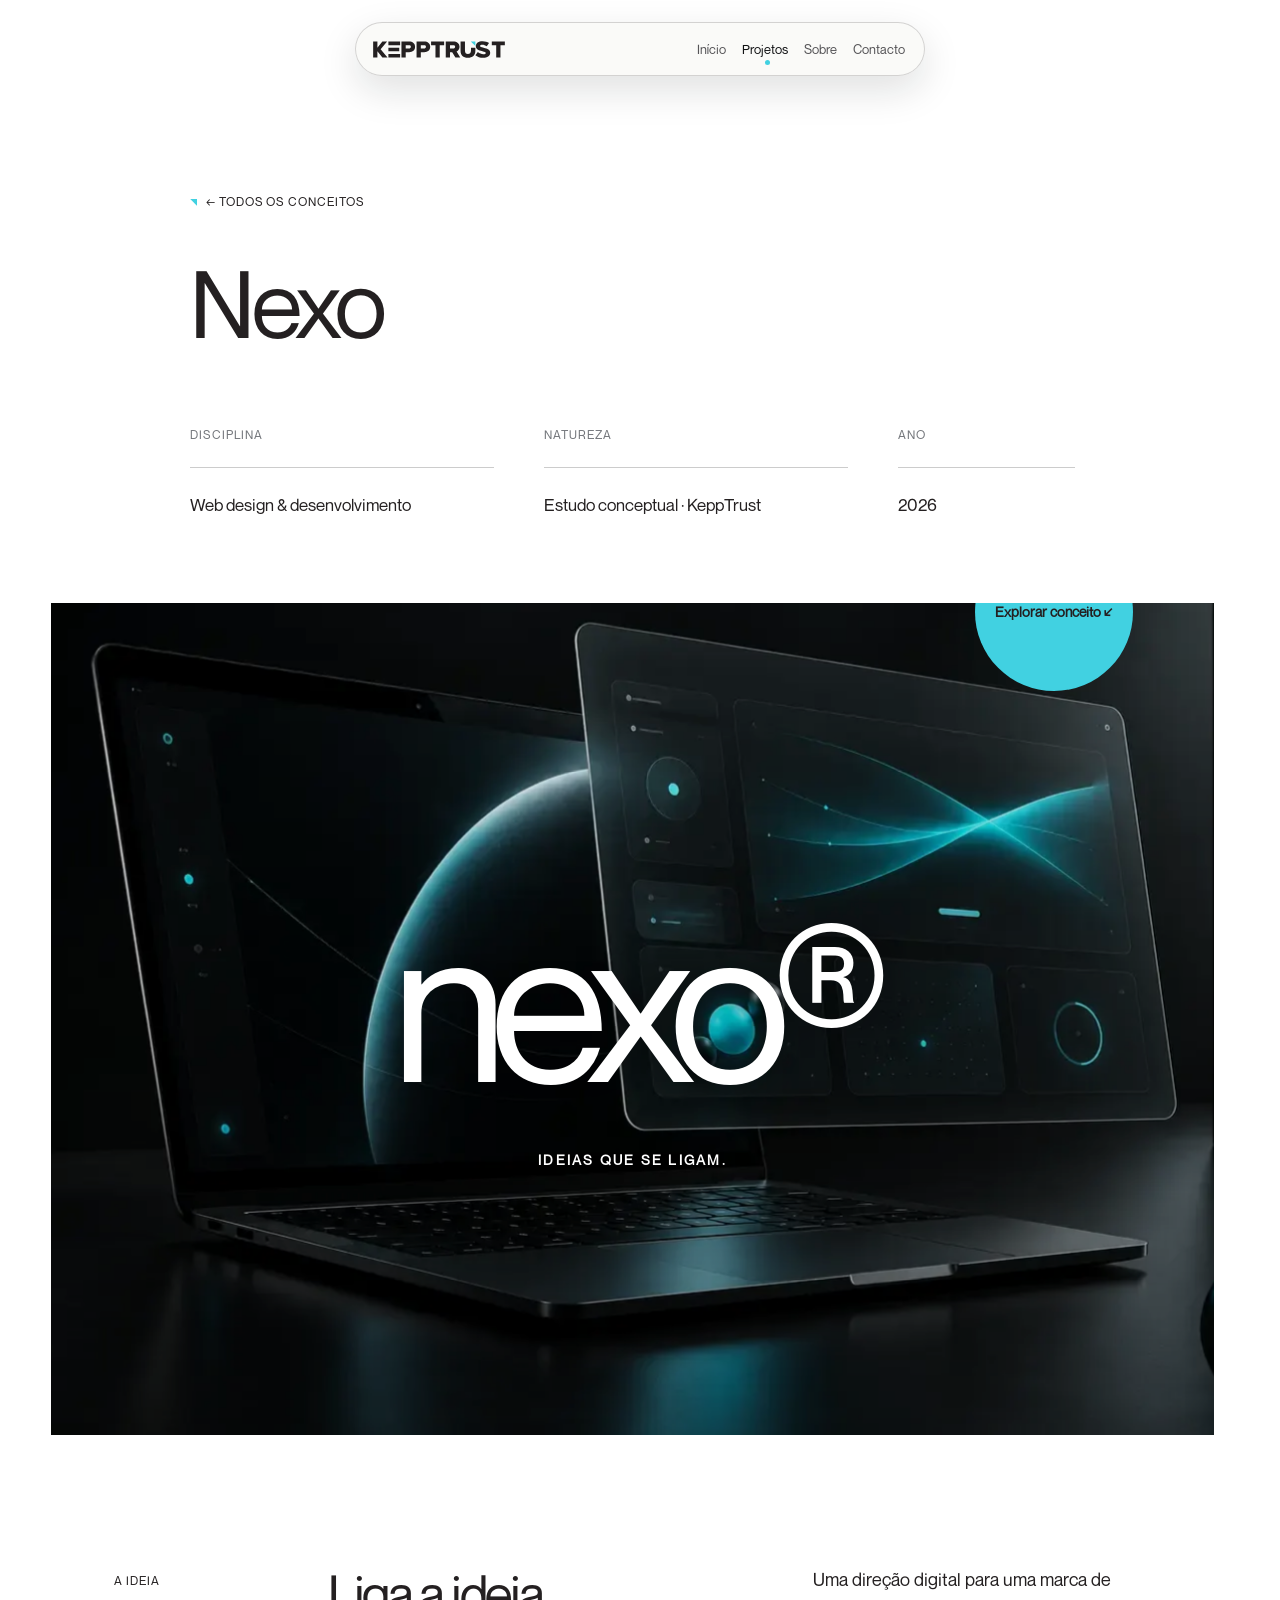
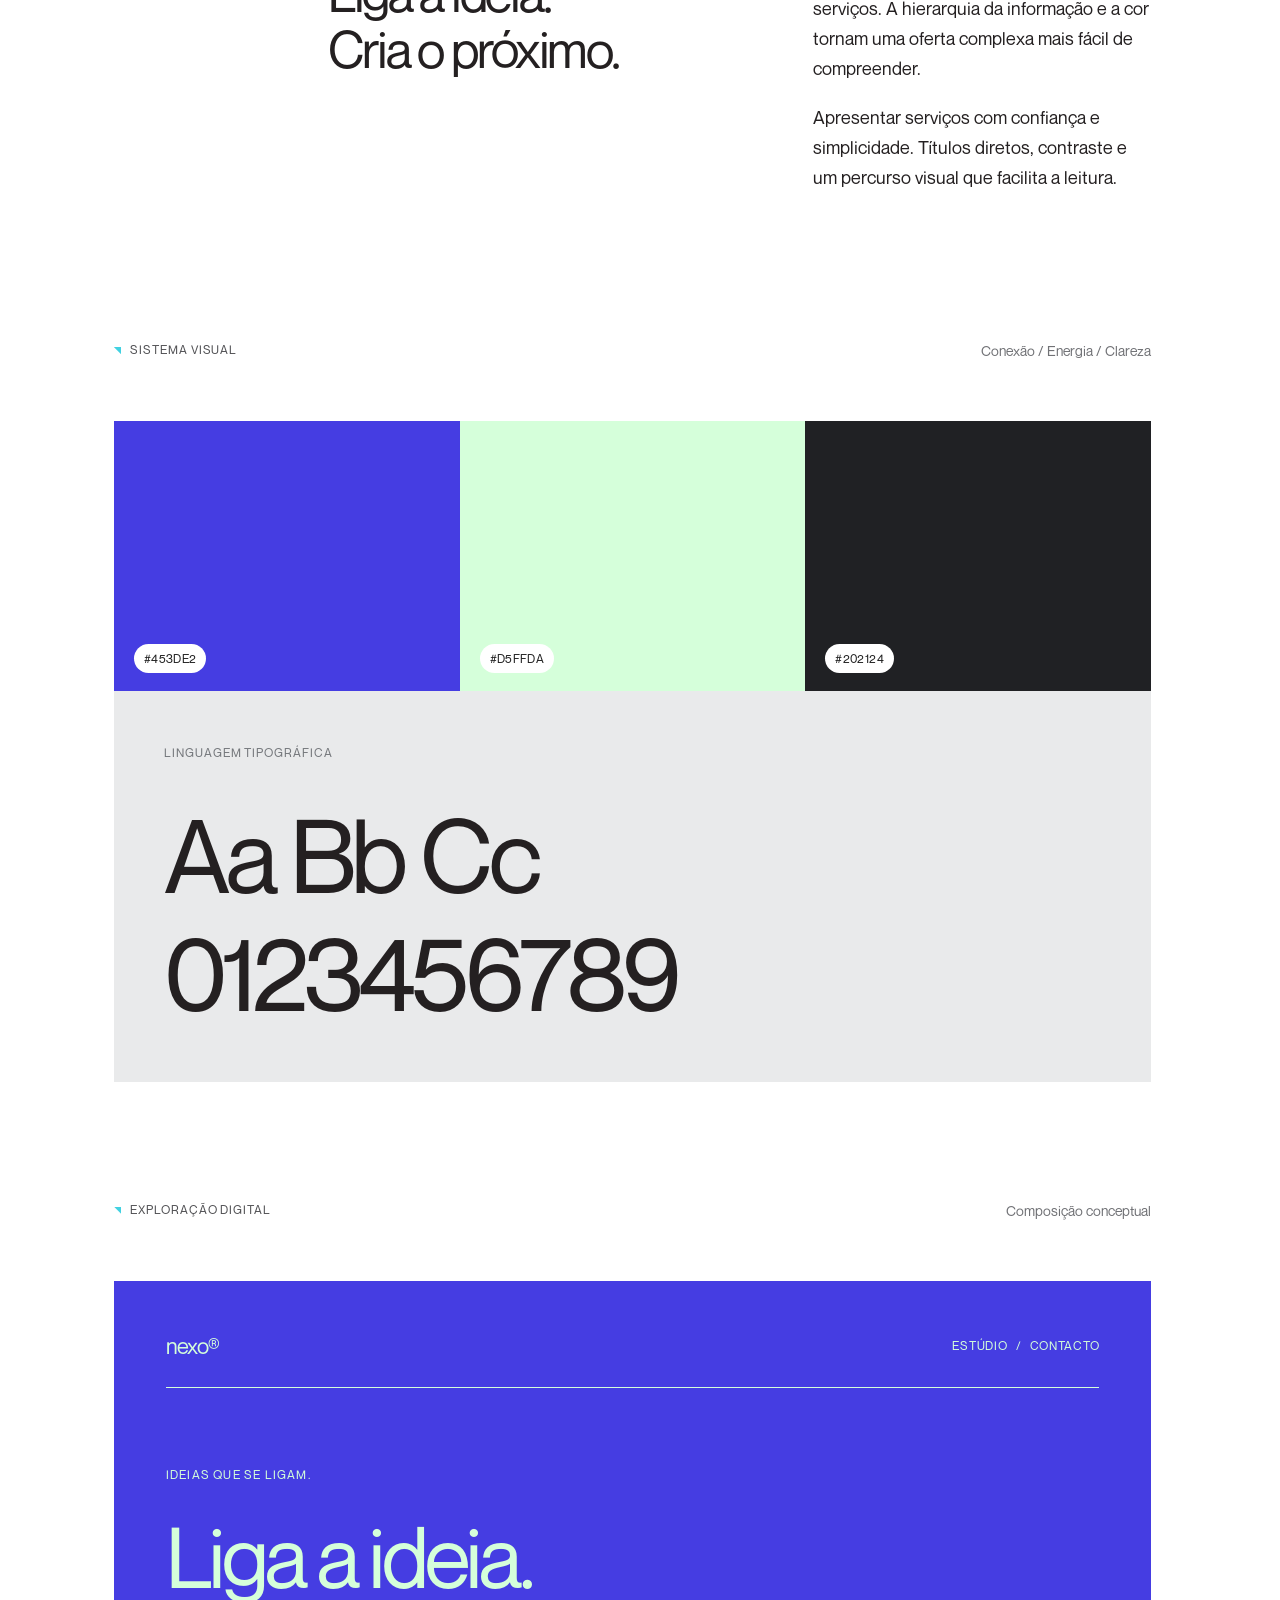
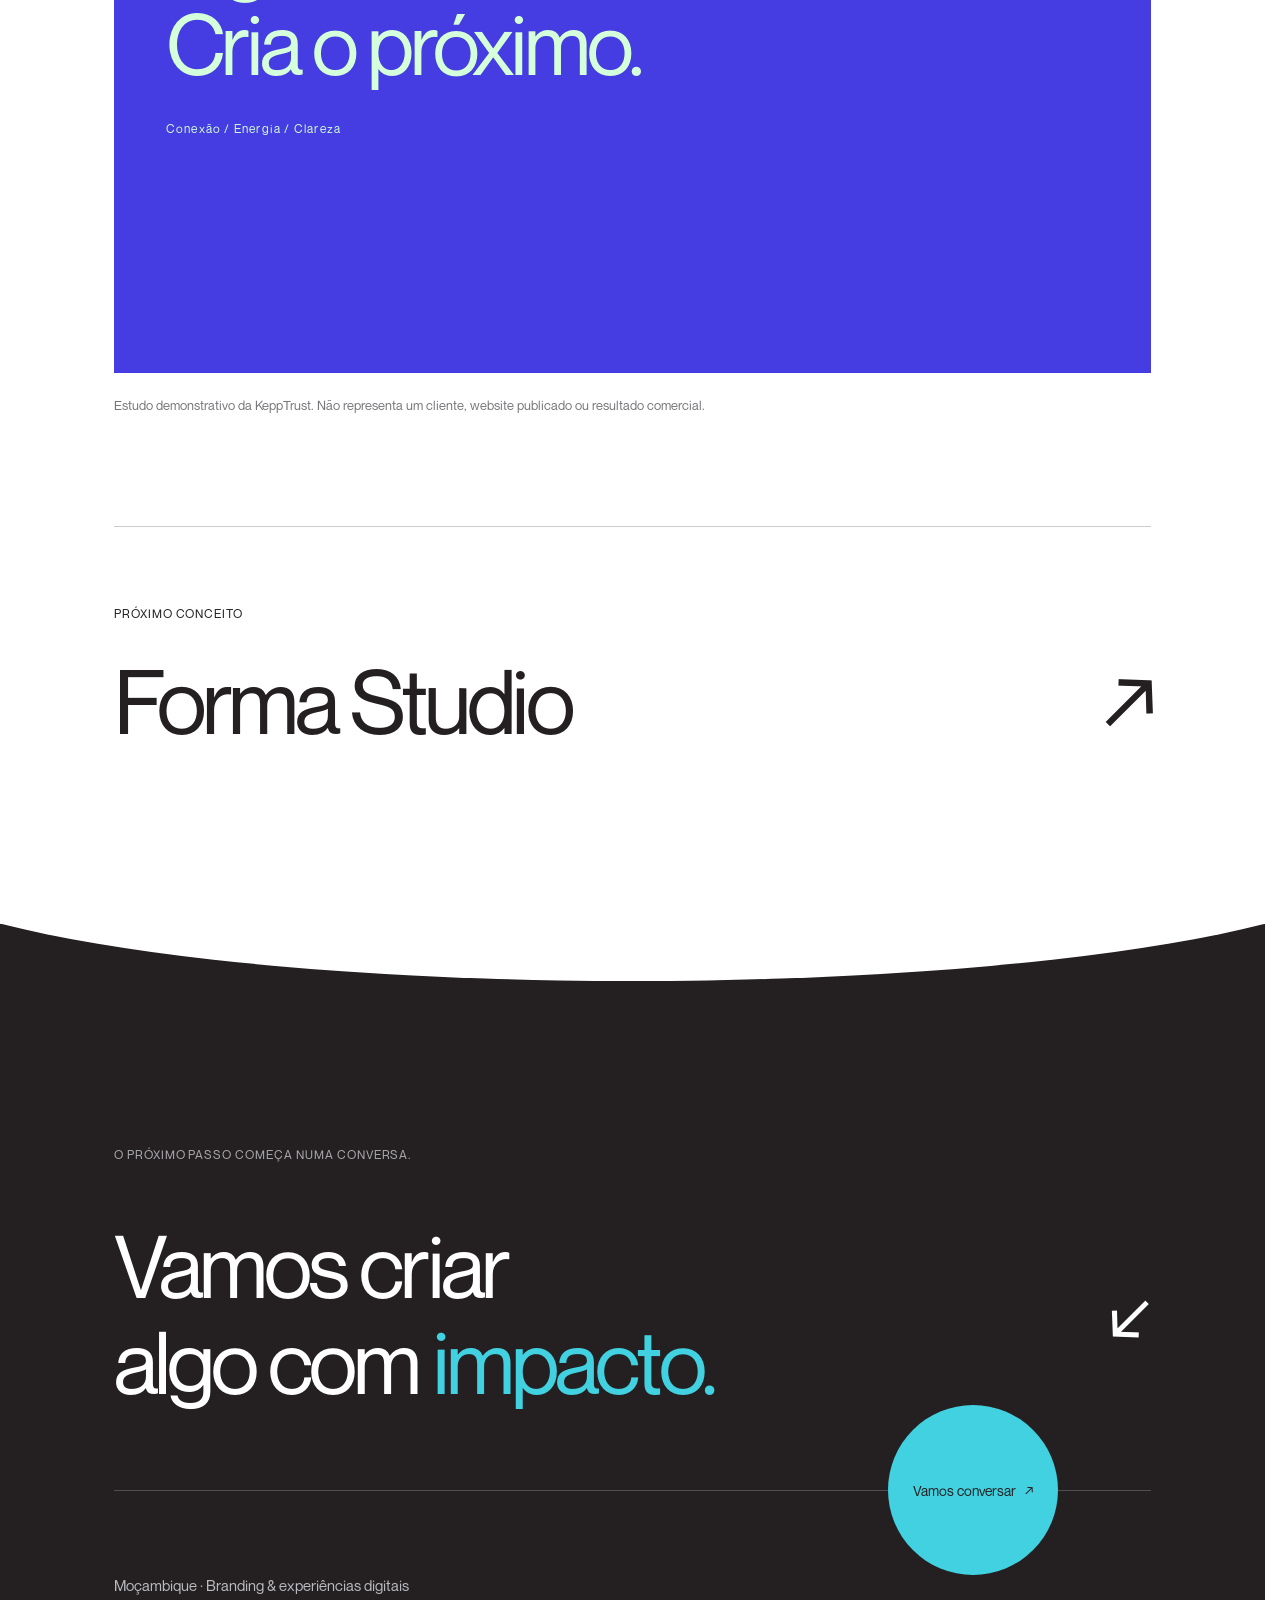
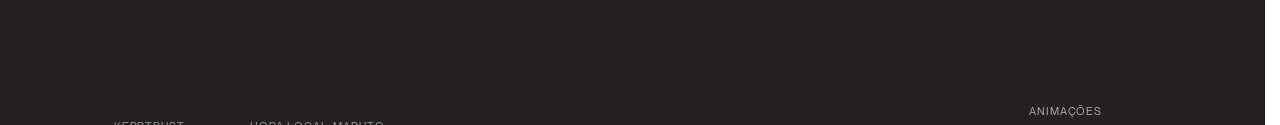
<file: projetos/nexo/index.html>
<!DOCTYPE html>
<html lang="pt"><head><meta charset="utf-8"/><script>(()=>{try{const v=localStorage.getItem('kepp-motion');if(['full','reduced','system'].includes(v))document.documentElement.dataset.motion=v}catch{}document.documentElement.classList.add('motion-boot');window.keppMotionFailsafe=setTimeout(()=>{document.documentElement.classList.remove('motion-boot','motion-busy');const c=document.getElementById('page-curtain');if(c)c.hidden=true},8000)})();</script><meta content="width=device-width,initial-scale=1" name="viewport"/><meta content="KeppTrust — estratégia, branding e websites. Nexo." name="description"/><link rel="icon" href="/favicon.svg" type="image/svg+xml"/><link rel="icon" href="/favicon.png" type="image/png" sizes="512x512"/><link rel="apple-touch-icon" href="/apple-touch-icon.png"/><link rel="canonical" href="https://kepptrust.vercel.app/projetos/nexo/"/><meta property="og:type" content="website"/><meta property="og:site_name" content="KeppTrust"/><meta property="og:locale" content="pt_MZ"/><meta property="og:title" content="Nexo — KeppTrust"/><meta property="og:description" content="KeppTrust — estratégia, branding e websites. Nexo."/><meta property="og:url" content="https://kepptrust.vercel.app/projetos/nexo/"/><meta property="og:image" content="https://kepptrust.vercel.app/assets/social/og-cover.png"/><meta property="og:image:width" content="1200"/><meta property="og:image:height" content="630"/><meta property="og:image:alt" content="KeppTrust — Estúdio de marcas e experiências digitais"/><meta name="twitter:card" content="summary_large_image"/><meta name="twitter:title" content="Nexo — KeppTrust"/><meta name="twitter:description" content="KeppTrust — estratégia, branding e websites. Nexo."/><meta name="twitter:image" content="https://kepptrust.vercel.app/assets/social/og-cover.png"/><title>Nexo — KeppTrust</title><link href="/style.css?v=52" rel="stylesheet"/><link as="font" crossorigin="" href="/assets/fonts/NeueMontreal-Regular.otf" rel="preload" type="font/otf"/><style>.motion-boot{background:#141517}.motion-boot body{background:#141517}.motion-boot #page-curtain{display:flex!important;transform:translateY(0)!important}.motion-boot body>header,.motion-boot body>main{visibility:hidden}#page-curtain{position:fixed;inset:0;z-index:9999;background:#141517;color:#fff;display:flex;align-items:center;justify-content:center;pointer-events:all;overflow:hidden}#page-curtain[hidden]{display:none}.motion-busy{overflow:hidden;cursor:wait}#curtain-word{font:400 clamp(26px,3vw,45px)/1.2 'KeppTrust Sans',Arial,sans-serif;display:flex;align-items:center;gap:.45em;letter-spacing:-.025em}#curtain-word:before{content:'';width:.15em;height:.15em;border-radius:50%;background:currentColor;flex-shrink:0}</style></head><body class="inner-page case-page"><div aria-hidden="true" hidden="" id="page-curtain"><span id="curtain-word">KeppTrust</span></div><a class="skip" href="#conteudo">Saltar para o conteúdo</a><header class="floating-nav-shell"><div class="floating-nav" data-expanded="true"><a aria-label="KeppTrust início" class="wordmark floating-wordmark" href="/">KeppTrust</a><nav aria-label="Navegação principal" class="floating-links" id="floating-links"><a data-page-title="Início" href="/">Início</a><a data-page-title="Projetos" href="/projetos/">Projetos</a><a data-page-title="Sobre nós" href="/sobre/">Sobre</a><a data-page-title="Contacto" href="/contacto/">Contacto</a></nav><button aria-controls="floating-links" aria-expanded="true" aria-hidden="true" aria-label="Expandir navegação" class="nav-expand" tabindex="-1" type="button"><span aria-hidden="true" class="nav-menu-lines"><i></i><i></i></span></button></div></header><main id="conteudo"><section class="page-title section case-title"><a class="eyebrow" href="/projetos/">← TODOS OS CONCEITOS</a><h1>Nexo</h1><div class="case-meta"><div><span class="eyebrow">DISCIPLINA</span><p>Web design &amp; desenvolvimento</p></div><div><span class="eyebrow">NATUREZA</span><p>Estudo conceptual · KeppTrust</p></div><div><span class="eyebrow">ANO</span><p>2026</p></div></div></section><section aria-label="Identidade visual Nexo" class="case-cover nexo"><span class="case-mark">nexo®</span><span class="case-tag">IDEIAS QUE SE LIGAM.</span><a class="circle magnetic" href="#conceito">Explorar conceito ↙</a></section><section class="section case-story" id="conceito"><span class="eyebrow">A IDEIA</span><h2>Liga a ideia.<br/>Cria o próximo.</h2><div><p>Uma direção digital para uma marca de serviços. A hierarquia da informação e a cor tornam uma oferta complexa mais fácil de compreender.</p><p>Apresentar serviços com confiança e simplicidade. Títulos diretos, contraste e um percurso visual que facilita a leitura.</p></div></section><section class="identity-system section"><div class="section-meta"><span class="eyebrow">SISTEMA VISUAL</span><span>Conexão / Energia / Clareza</span></div><div class="color-study"><div style="background:#453de2"><span>#453DE2</span></div><div style="background:#d5ffda"><span>#D5FFDA</span></div><div style="background:#202124"><span>#202124</span></div></div><div class="type-study"><span class="eyebrow">LINGUAGEM TIPOGRÁFICA</span><p class="">Aa Bb Cc<br/>0123456789</p></div></section><section class="application-section section"><div class="section-meta"><span class="eyebrow">EXPLORAÇÃO DIGITAL</span><span>Composição conceptual</span></div><div aria-label="Composição visual de uma página para Nexo" class="website-study nexo" role="img"><div class="study-top"><span>nexo®</span><span>ESTÚDIO   /   CONTACTO</span></div><div class="study-body"><span>IDEIAS QUE SE LIGAM.</span><p>Liga a ideia.<br/>Cria o próximo.</p><span class="study-caption">Conexão / Energia / Clareza</span></div></div><p class="work-note">Estudo demonstrativo da KeppTrust. Não representa um cliente, website publicado ou resultado comercial.</p></section><a class="next-project section" href="/projetos/forma-studio/"><span class="eyebrow">PRÓXIMO CONCEITO</span><span class="next-name">Forma Studio <span aria-hidden="true">↗</span></span></a><footer id="contacto"><div class="footer-inner"><span class="eyebrow">O PRÓXIMO PASSO COMEÇA NUMA CONVERSA.</span><div class="footer-heading"><h2>Vamos criar<br/>algo com <em>impacto.</em></h2><span aria-hidden="true">↙</span></div><div class="contact-line"><a class="circle blue magnetic" href="/contacto/" id="contact-button">Vamos conversar <span aria-hidden="true">↗</span></a></div><p class="contact-note">Moçambique · Branding &amp; experiências digitais</p><div class="footer-bottom"><div><span class="eyebrow">KEPPTRUST</span><p>© 2026</p></div><div><span class="eyebrow">HORA LOCAL, MAPUTO</span><p id="time"></p></div><a href="/">Voltar ao topo ↑</a><div class="motion-preference"><label for="motion-choice">ANIMAÇÕES</label><select id="motion-choice"><option value="system">Sistema</option><option value="full">Completas</option><option value="reduced">Reduzidas</option></select><span class="sr-only" id="motion-status" role="status"></span></div></div></div></footer></main><script src="/app.js?v=31"></script><script src="/floating-nav.js?v=1" defer></script><script src="/motion.js?v=17"></script></body></html>
</file>
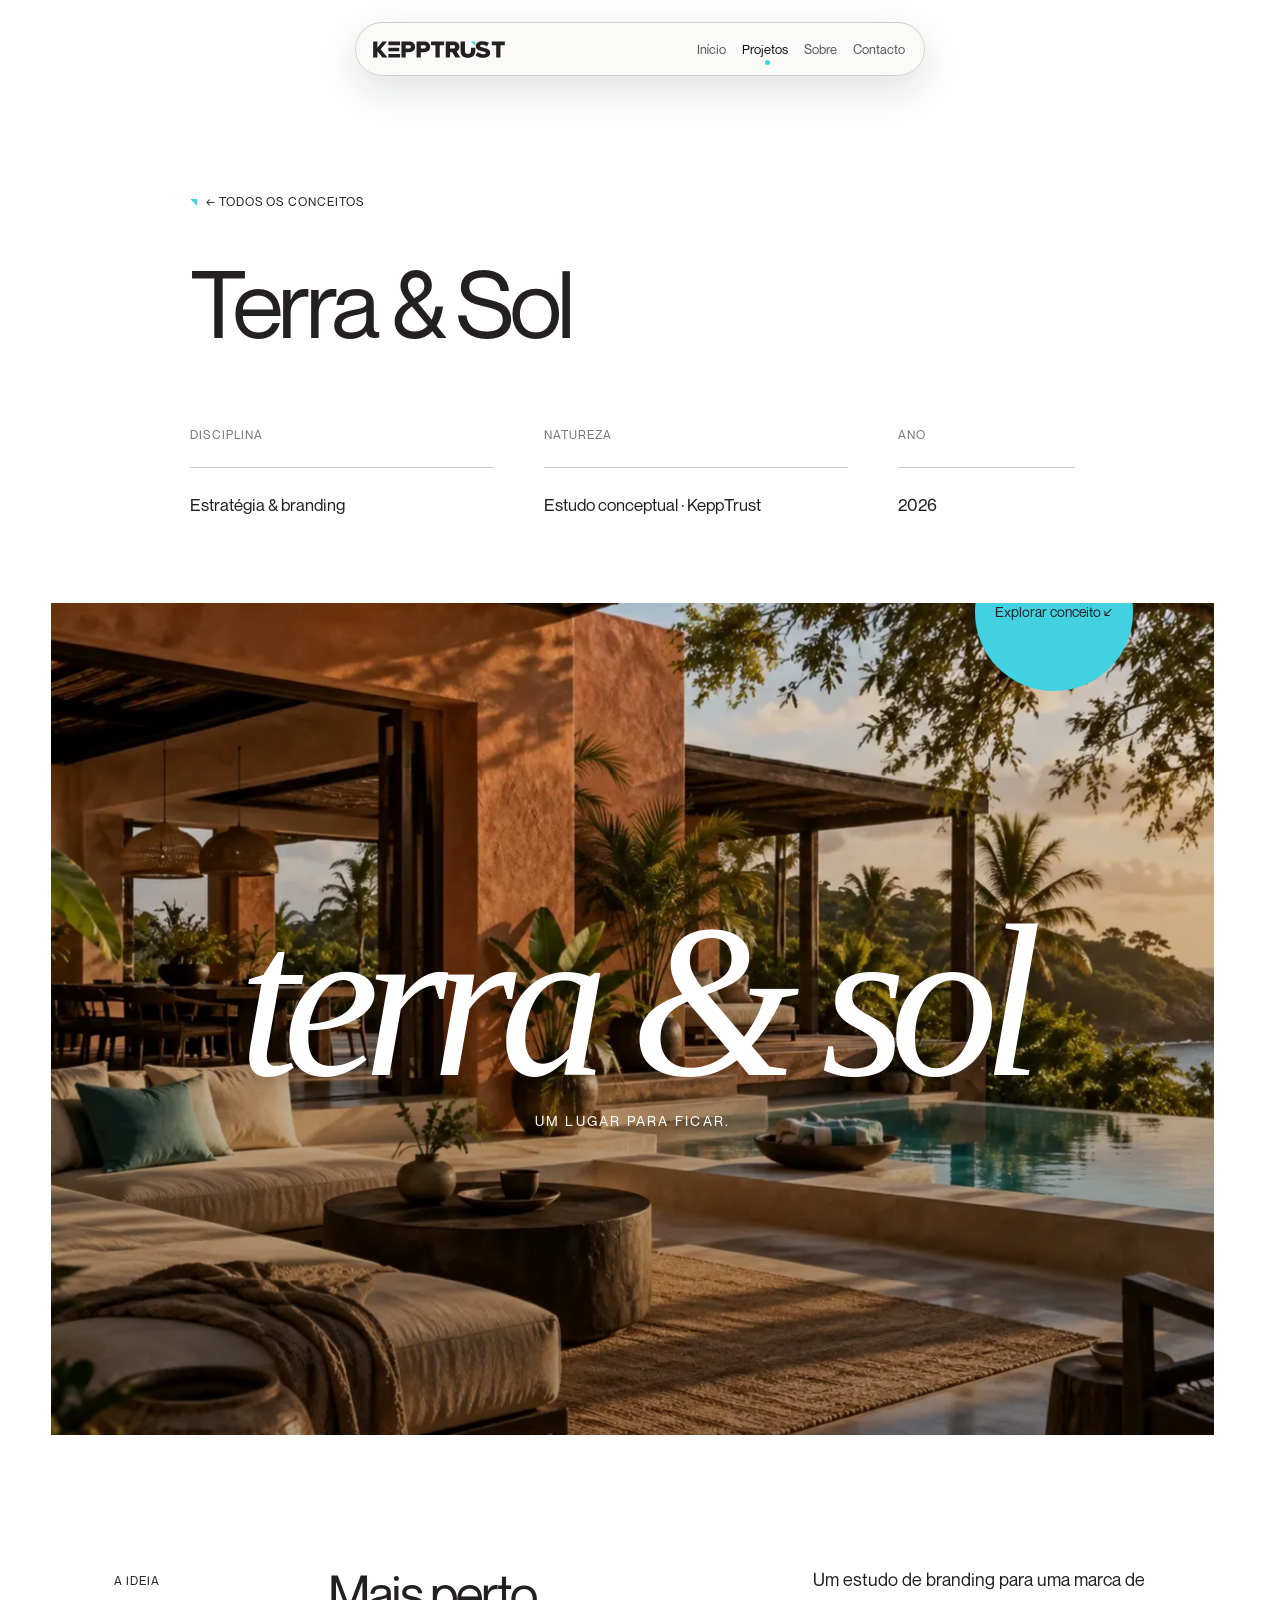
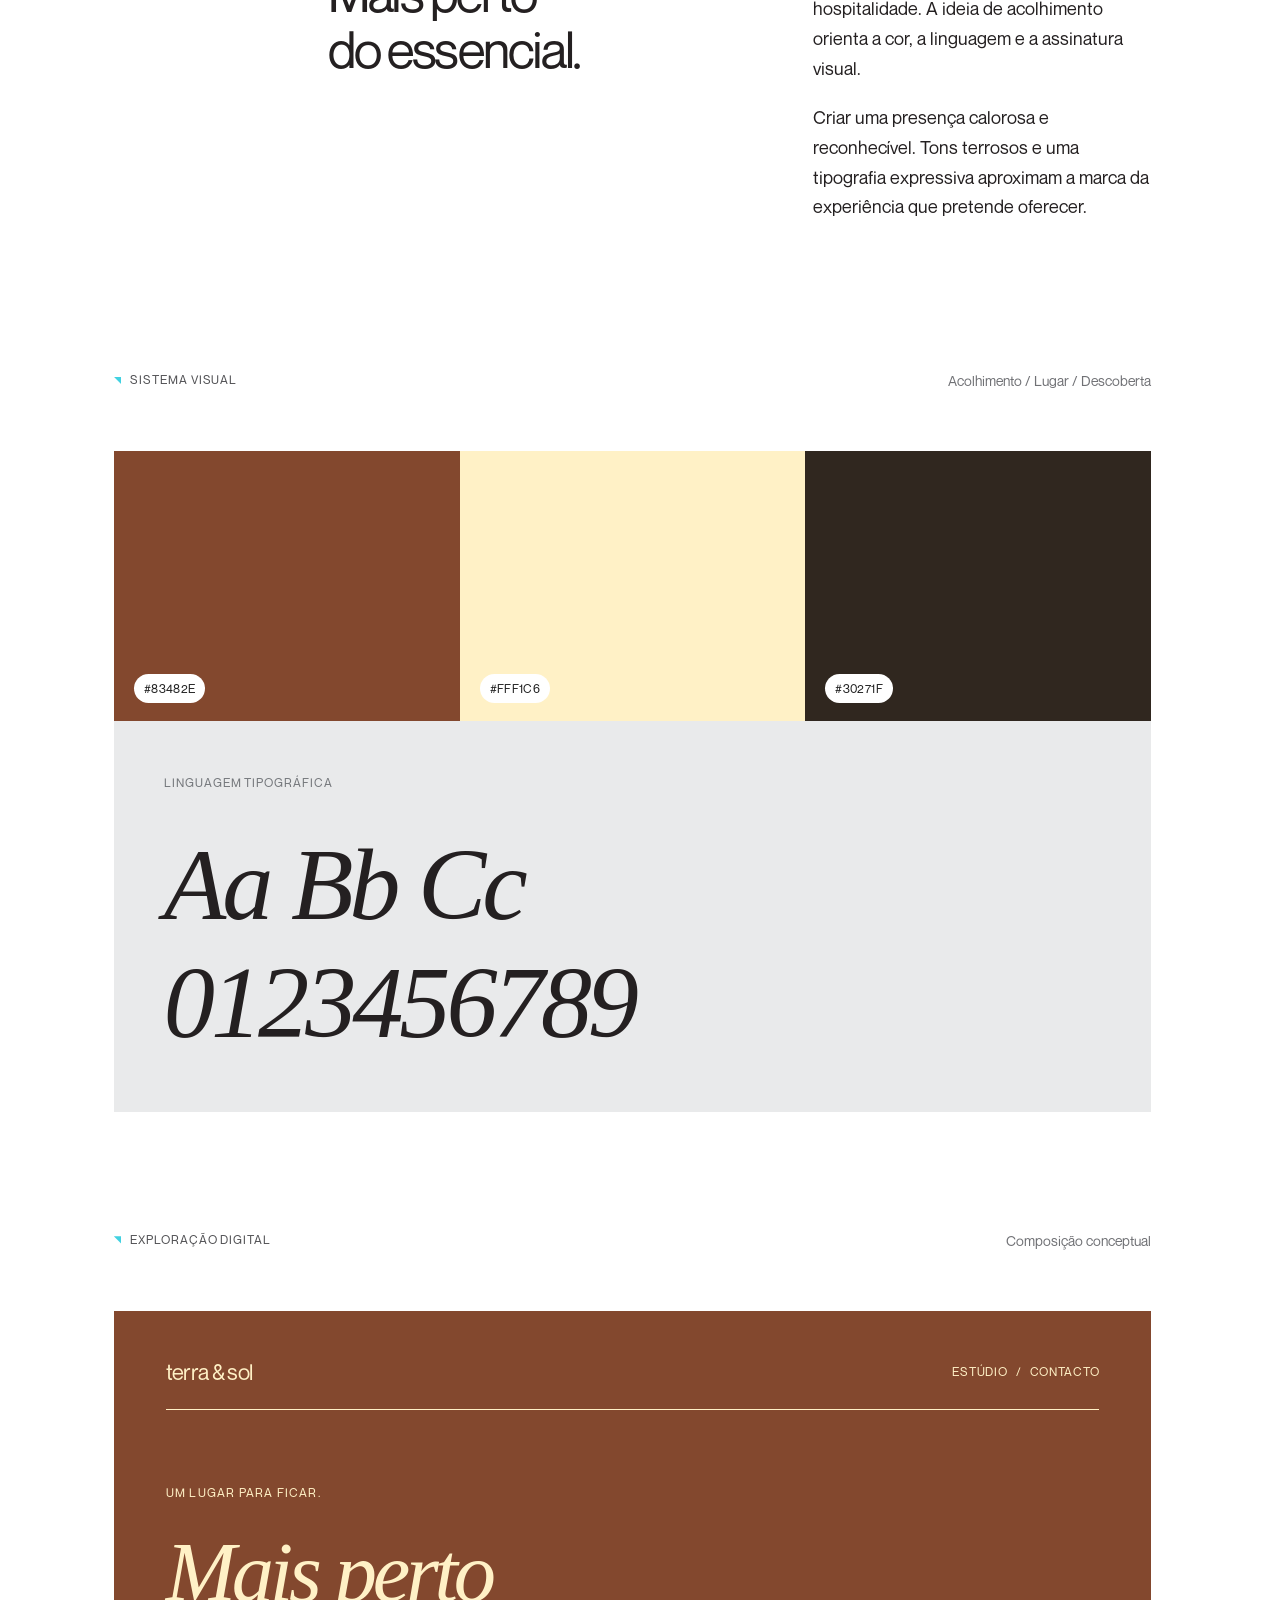
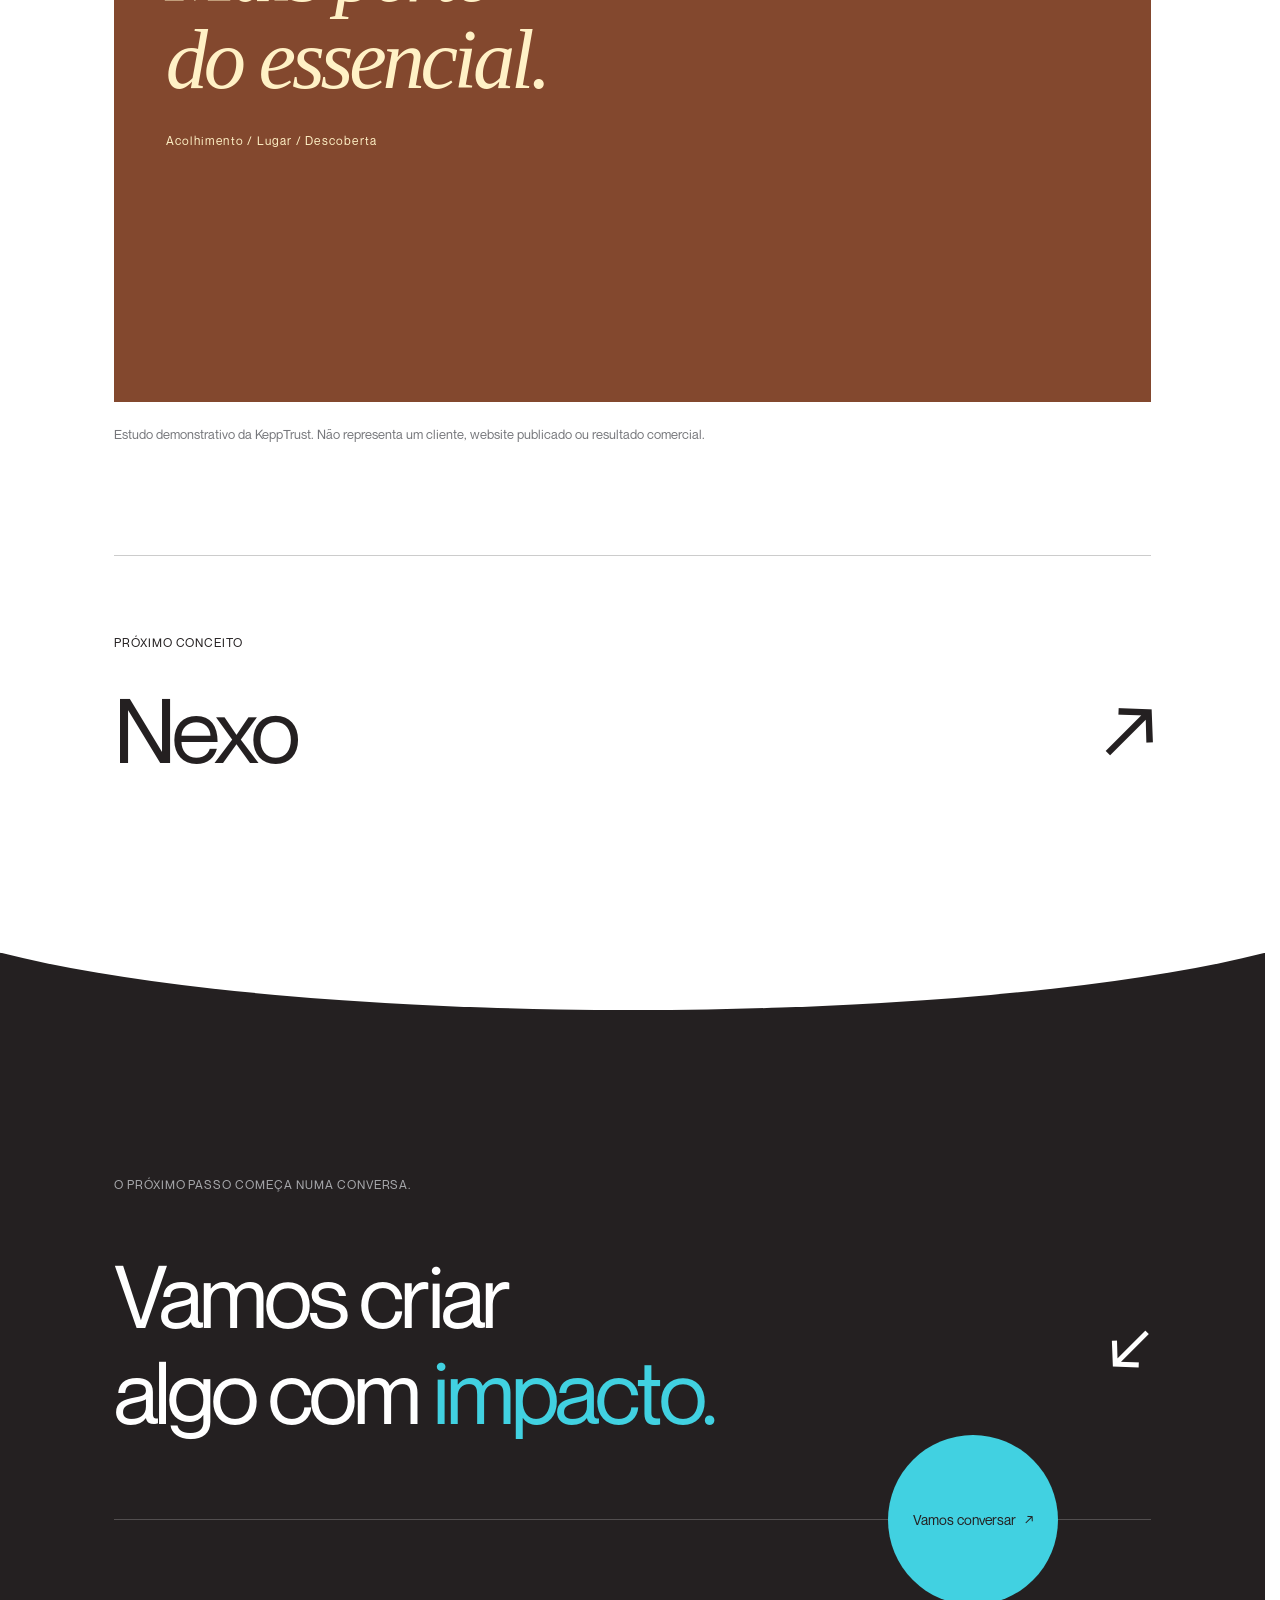
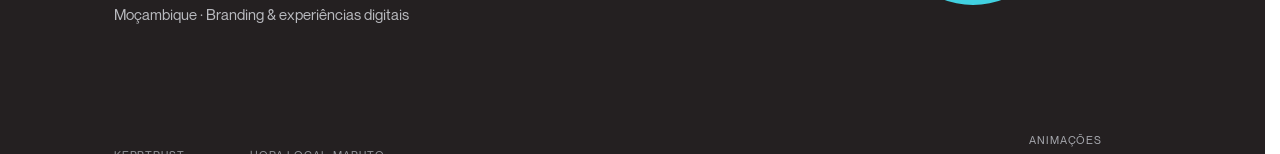
<file: projetos/terra-sol/index.html>
<!DOCTYPE html>
<html lang="pt"><head><meta charset="utf-8"/><script>(()=>{try{const v=localStorage.getItem('kepp-motion');if(['full','reduced','system'].includes(v))document.documentElement.dataset.motion=v}catch{}document.documentElement.classList.add('motion-boot');window.keppMotionFailsafe=setTimeout(()=>{document.documentElement.classList.remove('motion-boot','motion-busy');const c=document.getElementById('page-curtain');if(c)c.hidden=true},8000)})();</script><meta content="width=device-width,initial-scale=1" name="viewport"/><meta content="KeppTrust — estratégia, branding e websites. Terra &amp; Sol." name="description"/><link rel="icon" href="/favicon.svg" type="image/svg+xml"/><link rel="icon" href="/favicon.png" type="image/png" sizes="512x512"/><link rel="apple-touch-icon" href="/apple-touch-icon.png"/><link rel="canonical" href="https://kepptrust.vercel.app/projetos/terra-sol/"/><meta property="og:type" content="website"/><meta property="og:site_name" content="KeppTrust"/><meta property="og:locale" content="pt_MZ"/><meta property="og:title" content="Terra &amp; Sol — KeppTrust"/><meta property="og:description" content="KeppTrust — estratégia, branding e websites. Terra &amp; Sol."/><meta property="og:url" content="https://kepptrust.vercel.app/projetos/terra-sol/"/><meta property="og:image" content="https://kepptrust.vercel.app/assets/social/og-cover.png"/><meta property="og:image:width" content="1200"/><meta property="og:image:height" content="630"/><meta property="og:image:alt" content="KeppTrust — Estúdio de marcas e experiências digitais"/><meta name="twitter:card" content="summary_large_image"/><meta name="twitter:title" content="Terra &amp; Sol — KeppTrust"/><meta name="twitter:description" content="KeppTrust — estratégia, branding e websites. Terra &amp; Sol."/><meta name="twitter:image" content="https://kepptrust.vercel.app/assets/social/og-cover.png"/><title>Terra &amp; Sol — KeppTrust</title><link href="/style.css?v=52" rel="stylesheet"/><link as="font" crossorigin="" href="/assets/fonts/NeueMontreal-Regular.otf" rel="preload" type="font/otf"/><style>.motion-boot{background:#141517}.motion-boot body{background:#141517}.motion-boot #page-curtain{display:flex!important;transform:translateY(0)!important}.motion-boot body>header,.motion-boot body>main{visibility:hidden}#page-curtain{position:fixed;inset:0;z-index:9999;background:#141517;color:#fff;display:flex;align-items:center;justify-content:center;pointer-events:all;overflow:hidden}#page-curtain[hidden]{display:none}.motion-busy{overflow:hidden;cursor:wait}#curtain-word{font:400 clamp(26px,3vw,45px)/1.2 'KeppTrust Sans',Arial,sans-serif;display:flex;align-items:center;gap:.45em;letter-spacing:-.025em}#curtain-word:before{content:'';width:.15em;height:.15em;border-radius:50%;background:currentColor;flex-shrink:0}</style></head><body class="inner-page case-page"><div aria-hidden="true" hidden="" id="page-curtain"><span id="curtain-word">KeppTrust</span></div><a class="skip" href="#conteudo">Saltar para o conteúdo</a><header class="floating-nav-shell"><div class="floating-nav" data-expanded="true"><a aria-label="KeppTrust início" class="wordmark floating-wordmark" href="/">KeppTrust</a><nav aria-label="Navegação principal" class="floating-links" id="floating-links"><a data-page-title="Início" href="/">Início</a><a data-page-title="Projetos" href="/projetos/">Projetos</a><a data-page-title="Sobre nós" href="/sobre/">Sobre</a><a data-page-title="Contacto" href="/contacto/">Contacto</a></nav><button aria-controls="floating-links" aria-expanded="true" aria-hidden="true" aria-label="Expandir navegação" class="nav-expand" tabindex="-1" type="button"><span aria-hidden="true" class="nav-menu-lines"><i></i><i></i></span></button></div></header><main id="conteudo"><section class="page-title section case-title"><a class="eyebrow" href="/projetos/">← TODOS OS CONCEITOS</a><h1>Terra &amp; Sol</h1><div class="case-meta"><div><span class="eyebrow">DISCIPLINA</span><p>Estratégia &amp; branding</p></div><div><span class="eyebrow">NATUREZA</span><p>Estudo conceptual · KeppTrust</p></div><div><span class="eyebrow">ANO</span><p>2026</p></div></div></section><section aria-label="Identidade visual Terra &amp; Sol" class="case-cover terra"><span class="case-mark">terra &amp; sol</span><span class="case-tag">UM LUGAR PARA FICAR.</span><a class="circle magnetic" href="#conceito">Explorar conceito ↙</a></section><section class="section case-story" id="conceito"><span class="eyebrow">A IDEIA</span><h2>Mais perto<br/>do essencial.</h2><div><p>Um estudo de branding para uma marca de hospitalidade. A ideia de acolhimento orienta a cor, a linguagem e a assinatura visual.</p><p>Criar uma presença calorosa e reconhecível. Tons terrosos e uma tipografia expressiva aproximam a marca da experiência que pretende oferecer.</p></div></section><section class="identity-system section"><div class="section-meta"><span class="eyebrow">SISTEMA VISUAL</span><span>Acolhimento / Lugar / Descoberta</span></div><div class="color-study"><div style="background:#83482e"><span>#83482E</span></div><div style="background:#fff1c6"><span>#FFF1C6</span></div><div style="background:#30271f"><span>#30271F</span></div></div><div class="type-study"><span class="eyebrow">LINGUAGEM TIPOGRÁFICA</span><p class="serif">Aa Bb Cc<br/>0123456789</p></div></section><section class="application-section section"><div class="section-meta"><span class="eyebrow">EXPLORAÇÃO DIGITAL</span><span>Composição conceptual</span></div><div aria-label="Composição visual de uma página para Terra &amp; Sol" class="website-study terra" role="img"><div class="study-top"><span>terra &amp; sol</span><span>ESTÚDIO   /   CONTACTO</span></div><div class="study-body"><span>UM LUGAR PARA FICAR.</span><p>Mais perto<br/>do essencial.</p><span class="study-caption">Acolhimento / Lugar / Descoberta</span></div></div><p class="work-note">Estudo demonstrativo da KeppTrust. Não representa um cliente, website publicado ou resultado comercial.</p></section><a class="next-project section" href="/projetos/nexo/"><span class="eyebrow">PRÓXIMO CONCEITO</span><span class="next-name">Nexo <span aria-hidden="true">↗</span></span></a><footer id="contacto"><div class="footer-inner"><span class="eyebrow">O PRÓXIMO PASSO COMEÇA NUMA CONVERSA.</span><div class="footer-heading"><h2>Vamos criar<br/>algo com <em>impacto.</em></h2><span aria-hidden="true">↙</span></div><div class="contact-line"><a class="circle blue magnetic" href="/contacto/" id="contact-button">Vamos conversar <span aria-hidden="true">↗</span></a></div><p class="contact-note">Moçambique · Branding &amp; experiências digitais</p><div class="footer-bottom"><div><span class="eyebrow">KEPPTRUST</span><p>© 2026</p></div><div><span class="eyebrow">HORA LOCAL, MAPUTO</span><p id="time"></p></div><a href="/">Voltar ao topo ↑</a><div class="motion-preference"><label for="motion-choice">ANIMAÇÕES</label><select id="motion-choice"><option value="system">Sistema</option><option value="full">Completas</option><option value="reduced">Reduzidas</option></select><span class="sr-only" id="motion-status" role="status"></span></div></div></div></footer></main><script src="/app.js?v=31"></script><script src="/floating-nav.js?v=1" defer></script><script src="/motion.js?v=17"></script></body></html>
</file>
<file: style.css>
@import url('/base.css');

/* Viewport-level curtain: never clipped by the project stage or the about section. */
body>.project-transition-layer{display:grid;position:fixed;inset:0 0 -15vh;height:115vh;place-items:center;background:#111112;z-index:100;visibility:hidden;pointer-events:none;transform:translate3d(-115%,0,0);will-change:transform}

/* Brand alignment — official KeppTrust wordmark and palette */
:root {
  --ink: #242021;
  --paper: #ffffff;
  --blue: #41d1e1;
  --cyan: #41d1e1;
  --soft-cyan: #dff8fb;
}

body { background: var(--paper); color: var(--ink); }
body { overflow-x: clip; }
::selection { color: var(--ink); background: var(--cyan); }
button:focus-visible,
a:focus-visible,
summary:focus-visible { outline-color: var(--cyan); }

.wordmark {
  display: block;
  width: clamp(164px, 15vw, 220px);
  height: 30px;
  background: url('/assets/brand/kepptrust-wordmark.svg') left center / contain no-repeat;
  font-size: 0;
  line-height: 0;
  filter: none;
}
.wordmark span { display: none; }

body:not(.inner-page) header { color: var(--ink); }
body:not(.inner-page) nav a::after,
.inner-page nav a::after { background: var(--cyan); }

.hero { background: #8e9092; }
.hero-art { transform: scale(1.035); will-change: transform, translate; }
.hero::after {
  background: linear-gradient(180deg, rgba(255,255,255,.15), transparent 34%, rgba(36,32,33,.33));
}
.location {
  background: var(--ink);
  border: 1px solid rgba(65,209,225,.45);
}
.location span,
.direction,
.hero-bottom a { color: var(--cyan); }
.hero-service-copy {
  color: #fff;
  text-shadow: 0 1px 18px rgba(0,0,0,.28);
}
.hero-bottom > span { color: #fff; }
.hero-bottom a { font-weight: 500; }

.menu-toggle {
  background: var(--ink);
  border: 1px solid rgba(65,209,225,.55);
}
.menu-toggle[aria-expanded='true'] { background: var(--cyan); }
.menu-toggle[aria-expanded='true'] span { background: var(--ink); }
#menu {
  background: var(--ink);
  border-left: 1px solid rgba(65,209,225,.3);
}
#menu > a:hover,
#menu > a:focus-visible { color: var(--cyan); }

#curtain-word::before {
  background: var(--cyan) !important;
  border-radius: 0 !important;
  clip-path: polygon(0 0, 100% 0, 100% 100%);
}

.section-meta .eyebrow,
.service-number { color: #515154; }
.section-meta .eyebrow::before,
.page-title > .eyebrow::before {
  content: '';
  display: inline-block;
  width: .62em;
  height: .62em;
  margin-right: .72em;
  background: var(--cyan);
  clip-path: polygon(0 0, 100% 0, 100% 100%);
}
.page-title h1 > span,
.footer-heading em { color: var(--cyan); }
.circle:hover { background: var(--cyan); color: var(--ink); }
.circle::before { background: var(--cyan); }
.blue { background: var(--cyan); color: var(--ink); }
.blue:hover { background: #76deea; }
.blue::before { background: #76deea; }
.project-filters button[aria-pressed='true'] {
  background: var(--ink);
  border-color: var(--ink);
}
.project-filters button:hover { border-color: var(--cyan); }

/* Image-led portfolio interactions inspired by the supplied motion reference. */
.project-preview {
  width: 360px;
  height: 240px;
  overflow: hidden;
  color: #fff;
  background-position: center;
  background-size: cover;
  text-shadow: 0 2px 22px rgba(0,0,0,.45);
  transform: translate(-50%,-50%) scale(.82);
  rotate: var(--pr, -4deg);
  will-change: translate, transform, rotate, opacity;
}
.project-preview::before {
  content: '';
  position: absolute;
  inset: 0;
  z-index: -1;
  background: linear-gradient(180deg,rgba(0,0,0,.05),rgba(0,0,0,.38));
}
.project-preview::after {
  content: 'VER';
  position: absolute;
  right: 16px;
  bottom: 16px;
  width: 58px;
  height: 58px;
  display: grid;
  place-items: center;
  border-radius: 50%;
  color: var(--ink);
  background: var(--cyan);
  font-size: 10px;
  letter-spacing: .08em;
  text-shadow: none;
}
.project-preview.forma { background-image: url('/assets/projects/forma-studio.webp'); }
.project-preview.terra { background-image: url('/assets/projects/terra-sol.webp'); }
.project-preview.nexo { background-image: url('/assets/projects/nexo.webp'); }
.project:hover .project-preview,
.project:focus-visible .project-preview { transform: translate(-50%,-50%) scale(1); }

.case-cover {
  overflow: hidden;
  isolation: isolate;
  background: var(--ink);
}
.case-cover::before {
  content: '';
  position: absolute;
  inset: -7% 0;
  z-index: -2;
  background-position: center;
  background-size: cover;
  translate: 0 var(--case-shift, 0);
  scale: 1.04;
  will-change: translate;
}
.case-cover::after {
  content: '';
  position: absolute;
  inset: 0;
  z-index: -1;
  background: linear-gradient(180deg,rgba(0,0,0,.05),rgba(0,0,0,.34));
}
.case-cover.forma::before { background-image: url('/assets/projects/forma-studio.webp'); }
.case-cover.terra::before { background-image: url('/assets/projects/terra-sol.webp'); }
.case-cover.nexo::before { background-image: url('/assets/projects/nexo.webp'); }
.case-cover .case-mark,
.case-cover .case-tag { position: relative; z-index: 1; text-shadow: 0 2px 30px rgba(0,0,0,.34); }
.case-cover > .circle { z-index: 2; background: var(--cyan); color: var(--ink); }
.case-cover.forma { color: var(--ink); }
.case-cover.terra,
.case-cover.nexo { color: #fff; }

footer { background: var(--ink); }
.motion-preference select {
  background: #1a1718;
  border-color: #5f5a5b;
}
.motion-preference select:focus-visible { outline-color: var(--cyan); }

@media (max-width: 540px) {
  .wordmark { width: 158px; height: 25px; }
  .case-cover::before { inset: -3%; }
}

/* Mobile menu: compositor-only movement, stable edge and a light dimming layer. */
#menu { border-radius: 28px 0 0 28px; box-shadow: none; backface-visibility: hidden; }
#menu-backdrop { backdrop-filter: none; -webkit-backdrop-filter: none; background: #0005; }
body.menu-open .marquee { animation-play-state: paused; }
html { scrollbar-gutter: stable; }
.menu-toggle { -webkit-tap-highlight-color: transparent; touch-action: manipulation; }

/* JS owns the marquee transform so scrolling can reverse it without a CSS conflict. */
.marquee.scroll-marquee { animation: none; will-change: transform; backface-visibility: hidden; }
.marquee.scroll-marquee > span { flex-shrink: 0; }
html[data-motion=reduced] .marquee.scroll-marquee { transform: none !important; will-change: auto; }

/* The preceding white surface curves over the dark footer as it is revealed. */
footer {
  position: relative;
  isolation: isolate;
  border-radius: 0;
  padding-top: clamp(140px, 17vw, 235px);
  overflow: clip;
}
footer::before {
  content: '';
  position: absolute;
  z-index: 2;
  top: -1px;
  left: -10%;
  width: 120%;
  height: clamp(65px, 10vw, 150px);
  border-radius: 0 0 50% 50% / 0 0 100% 100%;
  background: var(--paper);
  transform-origin: center top;
  transform: scaleY(var(--footer-curve-scale, 1));
  pointer-events: none;
}
.footer-inner {
  translate: 0 var(--footer-reveal, 0px);
}
html[data-motion='reduced'] footer::before { transform: scaleY(0); }
html[data-motion='reduced'] .footer-inner { translate: none; }
@media (prefers-reduced-motion: reduce) {
  html:not([data-motion='full']) footer::before { transform: scaleY(0); }
  html:not([data-motion='full']) .footer-inner { translate: none; }
}

/* One continuous composition: identity opens into a website and a campaign. */
.home-page .hero-film{height:280svh;min-height:0;max-height:none;overflow:visible;background:#41d1e1;color:#242021}
.hero-film::after{display:none}
.film-pin{position:sticky;top:0;height:100svh;min-height:660px;overflow:hidden;isolation:isolate;background:#41d1e1}
.film-heading{position:absolute;left:5vw;top:23%;z-index:3;max-width:47vw;will-change:transform,opacity}
.film-heading>p:first-child{font-size:12px;letter-spacing:.12em;margin:0 0 28px}
.film-heading h1{font-size:clamp(68px,8.2vw,150px);font-weight:400;line-height:1.02;letter-spacing:-.045em;margin:0}
.film-heading h1 em{font-style:normal;color:#fff}
.film-description{font-size:clamp(16px,1.3vw,22px);line-height:1.5;margin:30px 0 0}
.film-composition{position:absolute;width:min(44vw,760px);height:min(30vw,520px);left:53%;top:27%;perspective:1400px;will-change:transform}
.film-identity,.film-browser,.film-campaign{position:absolute;inset:0;will-change:transform,opacity;backface-visibility:hidden}
.film-identity{background:#242021;color:white;padding:7%;display:flex;flex-direction:column;justify-content:space-between;box-shadow:0 25px 45px #15373b25;transform:rotate(-7deg)}
.film-identity>span{font-size:12px;letter-spacing:.1em}
.film-identity>strong{font-size:clamp(42px,5.8vw,100px);font-weight:400;letter-spacing:-.05em}
.film-identity>strong span{color:#41d1e1}
.identity-bottom{display:flex;justify-content:space-between;align-items:end;font-size:12px;line-height:1.6;letter-spacing:.08em}
.film-browser{background:#f5f5f1;border-radius:8px;overflow:hidden;box-shadow:0 24px 60px #0003;opacity:0;transform:translateY(60px) scale(.85)}
.browser-bar{height:38px;padding:0 5%;display:flex;justify-content:space-between;align-items:center;border-bottom:1px solid #24202125;font-size:12px}
.browser-content{position:relative;height:calc(100% - 38px);padding:5%;overflow:hidden}
.browser-content>span{font-size:12px;letter-spacing:.08em;position:relative;z-index:2}
.browser-content>strong{display:block;font-size:clamp(28px,3.5vw,65px);font-weight:400;letter-spacing:-.04em;line-height:1.04;margin-top:6%;position:relative;z-index:2}
.browser-content>img{position:absolute;right:0;top:0;width:45%;height:100%;object-fit:cover;object-position:60% center}
.browser-caption{position:absolute;bottom:7%;left:5%;width:48%;font-size:12px;line-height:1.4;display:flex;justify-content:space-between;gap:15px}
.film-campaign{inset:auto -7% -9% auto;width:49%;aspect-ratio:4/5;padding:6%;background:#1550ed;color:white;box-shadow:0 24px 55px #0003;opacity:0;transform:translateY(120px) rotate(12deg)}
.film-campaign>span{font-size:12px;line-height:1.4;display:block;letter-spacing:.06em}
.film-campaign strong{display:block;font-size:clamp(25px,2.8vw,49px);font-weight:400;line-height:1.04;letter-spacing:-.035em;margin:20% 0 10%}
.film-campaign strong span{color:#41d1e1}
.film-campaign p{font-size:14px;line-height:1.4}
.film-campaign>div{font-size:12px;border-top:1px solid #ffffff50;padding-top:15px;margin-top:18%}
.film-bottom{position:absolute;bottom:45px;left:5vw;right:5vw;display:flex;justify-content:space-between;align-items:center;gap:24px;font-size:14px;z-index:5}
.film-chapters{display:flex;gap:22px}
.film-chapters span{opacity:.45;transition:opacity .25s}
.film-chapters .is-active{opacity:1}
.film-note{font-size:12px;letter-spacing:.07em}
.film-track{position:absolute;height:1px;bottom:25px;left:5vw;right:5vw;background:#24202130}
.film-track>span{display:block;height:100%;background:#242021;transform:scaleX(0);transform-origin:left;will-change:transform}
@media(max-width:800px){
.home-page .hero-film{height:250svh}
.film-pin{min-height:700px}
.film-heading{left:7vw;top:120px;max-width:86vw}
.film-heading h1{font-size:clamp(54px,11.5vw,90px)}
.film-heading>p:first-child{margin-bottom:16px}
.film-description{font-size:16px;margin-top:18px}
.film-composition{width:65vw;height:44vw;left:20%;top:53%;max-height:300px}
.film-identity>strong{font-size:8vw}
.film-identity>span,.identity-bottom{font-size:12px}
.film-bottom{left:7vw;right:7vw;bottom:35px;font-size:12px;gap:10px}
.film-chapters{gap:12px}
.film-note{display:none}
.film-campaign{width:53%;padding:5%;right:-4%}
.film-campaign strong{font-size:5vw}
.film-campaign>span{font-size:10px}
.film-campaign>div{font-size:10px;margin-top:12%}
.browser-bar span:nth-child(2){display:none}
.browser-content>strong{font-size:5vw}
.browser-caption{font-size:10px}
.browser-caption>span:last-child{display:none}
}
@media(max-height:700px) and (min-width:801px){.film-pin{min-height:560px}.film-heading{top:23%}.film-description{margin-top:20px}.film-composition{top:25%;width:40vw;height:27vw}}
html[data-motion=reduced] .home-page .hero-film{height:auto}
@media(prefers-reduced-motion:reduce){html:not([data-motion=full]) .home-page .hero-film{height:auto}}

/* Creative workbench: real brand applications form the composition. */
.studio-intro{overflow:clip}
.studio-statement{max-width:1100px;line-height:1.17}
.studio-statement .statement-word{display:inline-block;overflow:hidden;vertical-align:top;color:#242021;padding-bottom:.06em;margin-bottom:-.06em}
.studio-statement .statement-word>span{display:inline-block;color:inherit;will-change:transform,opacity;transition:color .25s}
.studio-statement .statement-word:hover>span{color:#087b87}
.studio-offer{display:block;border-top:0;padding-top:0}
.service-scene{border-top:1px solid #24202140;padding:32px 0 60px;transform:scale(var(--service-scale,1));transform-origin:center top}
.studio-offer .service-scene h3{margin:20px 0}
.service-trigger{width:100%;display:flex;justify-content:space-between;align-items:center;border:0;background:transparent;padding:0;color:#242021;font:inherit;font-size:clamp(44px,8vw,125px);letter-spacing:-.04em;text-align:left;cursor:pointer;line-height:1.15;transition:color .3s}
.service-trigger>span{font-size:.6em;transition:transform .5s}
.service-trigger:hover,.service-trigger:focus-visible{color:#087b87}
.service-trigger[aria-expanded=true]>span{transform:rotate(90deg)}
.service-trigger:focus-visible{outline:2px solid #087b87;outline-offset:8px}
.service-reveal{margin-top:30px}
.service-reveal[hidden]{display:none}
.service-screen,.service-campaign{position:relative;min-height:390px;padding:40px;overflow:hidden}
.service-screen{background:#19191b;color:white}
.service-screen>span,.service-campaign>span{position:relative;z-index:1;font-size:12px;letter-spacing:.07em}
.service-screen>strong,.service-campaign>strong{position:relative;z-index:1;display:block;font-size:clamp(32px,4.6vw,70px);line-height:1.1;font-weight:400;letter-spacing:-.03em;margin:45px 0 0}
.service-screen img{position:absolute;right:0;top:0;width:50%;height:100%;object-fit:cover}
.service-campaign{background:#242021;color:#f2f2ef}
.service-campaign em{font-style:normal;color:#41d1e1}
.service-campaign>div{position:absolute;right:35px;bottom:35px;font-size:12px;writing-mode:vertical-rl;letter-spacing:.1em}
.studio-offer .service-reveal>p{margin-top:20px;max-width:620px}
@media(max-width:700px){.service-scene{padding-bottom:40px}.service-screen,.service-campaign{min-height:310px;padding:24px}.service-screen img{opacity:.38;width:100%}.service-screen>strong,.service-campaign>strong{font-size:38px}.service-campaign>div{right:16px;bottom:20px;font-size:10px}}
@media(prefers-reduced-motion:reduce){.statement-word>span{will-change:auto}}
/* The introduction lifts a curved light surface over the graphite hero. */
.studio-intro{position:relative;background:#19191b;padding:0;isolation:isolate}
.studio-intro::before{content:'';position:absolute;inset:0;background:#f2f2ef;border-radius:50% 50% 0 0 / 100px 100px 0 0;transform:scaleX(var(--intro-width,1));transform-origin:center top;z-index:-1}
.studio-intro-inner{max-width:1600px;margin:auto;padding:140px 7vw 70px}
.studio-intro .section-meta{margin-bottom:65px;font-size:14px}
.studio-statement{font-size:clamp(38px,5.5vw,94px);line-height:1.12;letter-spacing:-.035em;font-weight:400;margin:0;max-width:1250px}
.studio-statement span{color:#59595d;transition:color .45s ease}
.studio-statement span.is-lit{color:#242021}
.studio-summary{display:grid;grid-template-columns:1fr 1fr;gap:8vw;margin:65px 0 85px;align-items:start}
.studio-aside{font-size:12px;line-height:1.65;letter-spacing:.09em}
.studio-summary p{font-size:clamp(18px,1.6vw,25px);line-height:1.55;margin:0 0 25px;max-width:620px}
.studio-about-link{display:inline-flex;align-items:center;gap:25px;font-size:16px;padding:10px 0;border-bottom:1px solid #242021}
.studio-about-link span{transition:transform .25s}
.studio-about-link:hover span{transform:translate(3px,-3px)}
.studio-offer{display:grid;grid-template-columns:1fr 1fr;gap:8vw;border-top:1px solid #24202135;padding-top:32px}
.studio-offer article>span{font-size:12px;letter-spacing:.09em;color:#606066}
.studio-offer h3{font-size:clamp(25px,2.4vw,40px);font-weight:400;letter-spacing:-.025em;margin:28px 0 18px}
.studio-offer p{font-size:17px;line-height:1.6;max-width:440px;margin:0;color:#55555b}
.studio-next{display:flex;justify-content:space-between;align-items:end;border-top:1px solid #24202135;margin-top:80px;padding-top:30px;gap:30px}
.studio-next p{font-size:clamp(22px,2.3vw,36px);line-height:1.25;margin:0;letter-spacing:-.02em}
.studio-next a{font-size:16px;display:flex;gap:25px;align-items:center}
.studio-next a span{width:48px;height:48px;border:1px solid #24202150;border-radius:50%;display:grid;place-items:center}
@media(max-width:700px){
.studio-intro::before{border-radius:50% 50% 0 0 / 45px 45px 0 0}
.studio-intro-inner{padding:85px 7vw 50px}
.studio-intro .section-meta{gap:20px;margin-bottom:45px;font-size:12px}
.studio-statement{font-size:clamp(32px,6.6vw,48px);line-height:1.2}
.studio-summary{grid-template-columns:1fr;gap:28px;margin:40px 0 55px}
.studio-offer{grid-template-columns:1fr;gap:40px}
.studio-offer h3{margin-top:18px}
.studio-next{align-items:start;flex-direction:column;margin-top:55px}
}
.home-page .hero-film,.film-pin{background:#19191b;color:#f2f2ef}
.film-pin{background:radial-gradient(ellipse at 72% 45%,#323337 0%,#19191b 65%)}
.home-page:not(.scrolled) header{color:#f2f2ef}
.home-page:not(.scrolled) .wordmark{filter:invert(1)}
.film-heading{top:24%;max-width:42vw}
.film-heading h1{font-size:clamp(64px,7.3vw,140px)}
.film-heading h1 em{color:#41d1e1}
.film-description{color:#bdbdc3}
.film-heading>p:first-child{color:#aaaab3}
.film-composition{left:54%;top:29%;width:min(39vw,700px);height:min(27vw,480px)}
.film-identity{background:#e7e7e1;color:#242021;border:1px solid #fff4;z-index:2}
.film-identity>strong span{color:#087b87}
.film-browser{color:#242021;z-index:3}
.film-campaign{background:#41d1e1;color:#19191b;z-index:5;right:-8%;bottom:-13%;width:46%}
.film-campaign strong span{color:#fff}
.film-campaign>div{border-color:#19191b40}
.film-track{background:#ffffff25}
.film-track>span{background:#41d1e1}
.film-chapters .is-active{color:#41d1e1}
.studio-type,.studio-palette,.studio-mobile{position:absolute;box-shadow:0 18px 40px #0003;will-change:transform,opacity}
.studio-type{left:-13%;top:-20%;width:37%;padding:5%;background:#303034;border:1px solid #ffffff25;transform:rotate(-12deg)}
.studio-type>span,.studio-palette>span{font-size:12px;letter-spacing:.06em;display:block}
.studio-type strong{font-size:clamp(45px,6vw,100px);font-weight:400;line-height:1.2}
.studio-type p{font-size:14px;line-height:1.4;margin:10px 0 0;color:#c8c8cb}
.studio-palette{right:-5%;top:-19%;width:43%;padding:4%;background:#2c2c30;border:1px solid #ffffff25;transform:rotate(8deg)}
.studio-palette>div{display:flex;height:54px;margin-top:18px}
.studio-palette i{flex:1;background:#41d1e1}
.studio-palette i:nth-child(2){background:#eee}
.studio-palette i:nth-child(3){background:#151515}
.studio-mobile{left:-7%;bottom:-13%;width:27%;min-height:76%;background:#f0f0eb;color:#242021;border:5px solid #353538;border-radius:21px;padding:6% 4%;z-index:4;opacity:0;transform:translateY(90px) rotate(-9deg)}
.studio-mobile>span{font-size:12px}
.studio-mobile>strong{font-weight:400;display:block;font-size:clamp(22px,2.5vw,42px);line-height:1.08;letter-spacing:-.03em;margin:24px 0 15px}
.studio-mobile p{font-size:12px;line-height:1.5}
.studio-mobile b{display:block;font-size:12px;background:#41d1e1;padding:9px 5px;margin-top:20px;font-weight:400}
@media(max-width:800px){
.film-heading{top:115px;max-width:86vw}
.film-heading h1{font-size:clamp(54px,11vw,88px)}
.film-composition{width:64vw;height:44vw;left:22%;top:57%}
.studio-type{top:-23%;left:-14%;width:38%;padding:5%}
.studio-type strong{font-size:12vw}
.studio-type>span,.studio-palette>span{font-size:10px}
.studio-type p{display:none}
.studio-palette{top:-18%;width:45%}
.studio-palette>div{height:25px;margin-top:10px}
.studio-mobile{min-height:88%;padding:6% 4%;width:30%;border-width:3px;border-radius:12px}
.studio-mobile>strong{font-size:5vw;margin:15px 0 8px}
.studio-mobile p{display:none}
.studio-mobile b{font-size:10px;padding:5px;margin-top:10px}
.film-campaign{width:47%}
}

/* A continuous studio story: thought becomes a digital presence. */
.about-cinema{position:relative;background:#171819;color:#f5f3eb;height:100svh;isolation:isolate}.about-cinema.cinema-ready{height:340svh}.cinema-pin{height:100svh;min-height:640px;position:sticky;top:0;overflow:hidden;padding:35px 4.5vw;display:flex;flex-direction:column;justify-content:space-between}.cinema-warm{position:absolute;inset:0;background:#693c30;opacity:0;z-index:-1}.cinema-top{display:flex;justify-content:space-between;font-size:13px;letter-spacing:.08em;position:relative;z-index:3}.cinema-top span:last-child{letter-spacing:0;color:#d2cdc5}.cinema-titles{position:absolute;top:10%;left:4.5%;right:4.5%;height:20%;pointer-events:none}.cinema-titles>span{position:absolute;font-size:clamp(60px,12vw,185px);font-weight:400;letter-spacing:-.065em;line-height:1.1;opacity:0}.cinema-titles>span:first-child{opacity:1}.cinema-stage{position:absolute;inset:29% 10% 18%;transform-style:preserve-3d;will-change:transform}.cinema-words{position:absolute;inset:0;display:grid;place-items:center}.cinema-words>span{position:absolute;padding:14px 25px;border:1px solid #ffffff38;border-radius:50px;font-size:clamp(18px,2.1vw,30px);background:#242627}.cinema-words strong{font-size:clamp(45px,6vw,90px);line-height:1;letter-spacing:-.055em;text-align:center;font-weight:400;opacity:0}.cinema-browser{position:absolute;width:72%;height:100%;left:14%;top:0;opacity:0;transform-origin:center;box-shadow:0 25px 70px #0005;border:1px solid #ffffff40;border-radius:10px;overflow:hidden;background:#ddd8cc;will-change:transform,opacity}.cinema-chrome{height:30px;background:#e9e5dc;color:#666359;display:flex;justify-content:space-between;align-items:center;padding:0 18px;font-size:12px}.cinema-web{height:calc(100% - 30px);position:relative;overflow:hidden;color:#22251f;background:#d7e5a7;transition:background .6s}.cinema-web-nav{position:relative;z-index:2;padding:18px 24px;font-size:26px;display:flex;align-items:center;justify-content:space-between}.cinema-web-nav span{font-size:10px;letter-spacing:.08em}.cinema-web-content{position:relative;z-index:2;padding:3% 5%;width:65%}.cinema-web-content h3{font-size:clamp(32px,4.5vw,70px);font-weight:400;letter-spacing:-.055em;line-height:.97;margin:0 0 24px}.cinema-web-content em,.cinema-mobile em{font-style:normal;color:#566d28}.cinema-web-cta{font-size:12px;background:#252d20;color:#fff;padding:10px 15px;border-radius:30px;display:inline-block}.cinema-web>img{position:absolute;right:-12%;bottom:-5%;height:90%;width:65%;object-fit:cover;mix-blend-mode:multiply;transition:transform .7s}.cinema-mobile{position:absolute;z-index:4;width:21%;height:105%;right:1%;top:3%;background:#e5edc9;color:#22281d;border:6px solid #222;border-radius:26px;padding:22px 15px;overflow:hidden;opacity:0;box-shadow:0 20px 40px #0004}.cinema-mobile>span{font-size:22px}.cinema-mobile strong{display:block;font-weight:400;font-size:clamp(20px,2.6vw,40px);line-height:1;letter-spacing:-.05em;margin:22px 0}.cinema-mobile img{width:100%;height:33%;object-fit:cover;border-radius:7px}.cinema-mobile small{display:block;font-size:10px;margin-top:15px}.cinema-campaign{position:absolute;left:-2%;top:24%;width:26%;height:85%;z-index:5;padding:22px;background:#c2d87b;color:#25301e;opacity:0;box-shadow:0 15px 45px #0004;display:flex;flex-direction:column;justify-content:space-between;transition:background .6s}.cinema-campaign>span{font-size:10px;letter-spacing:.06em}.cinema-campaign strong{font-size:clamp(30px,4vw,62px);font-weight:400;line-height:.9;letter-spacing:-.05em}.cinema-campaign em{font-style:normal;color:#5c7536}.cinema-bottom{margin-top:auto;position:relative;z-index:6;display:flex;align-items:end;justify-content:space-between;gap:25px;padding-bottom:15px}.cinema-copy{position:relative;height:60px;flex:1}.cinema-copy p{position:absolute;inset:0;margin:0;font-size:clamp(16px,1.5vw,23px);line-height:1.35;opacity:0}.cinema-copy p:first-child{opacity:1}.cinema-bottom a{font-size:14px;text-decoration:none;color:inherit;padding:14px 0}.cinema-perspective{border:1px solid #ffffff60;background:transparent;color:inherit;border-radius:40px;padding:14px 22px;font:inherit;font-size:14px;cursor:pointer;transition:background .25s,color .25s}.cinema-perspective:hover,.cinema-perspective[aria-pressed=true]{background:#f5f3eb;color:#171819}.cinema-perspective span{margin-left:25px}.cinema-progress{position:absolute;bottom:17px;left:4.5%;display:flex;gap:5px}.cinema-progress i{height:2px;width:40px;background:#fff;opacity:.2}.cinema-caption{position:absolute;right:4.5%;bottom:14px;font-size:10px;color:#d4cdc7}.alternate .cinema-web{background:#edd0ae}.alternate .cinema-web>img{transform:scale(1.18) rotate(-5deg)}.alternate .cinema-campaign{background:#f2bd90}.cinema-reduced *{transition:none!important}.about-cinema:not(.cinema-ready) .cinema-words strong{opacity:1}.about-cinema:not(.cinema-ready) .cinema-words>span{display:none}
@media(max-width:700px){.about-cinema.cinema-ready{height:300svh}.cinema-pin{padding:28px 6vw;min-height:600px}.cinema-top{font-size:11px}.cinema-top span:last-child{display:none}.cinema-titles{top:13%;left:6%;right:6%}.cinema-titles>span{font-size:14vw;letter-spacing:-.065em}.cinema-stage{inset:29% 5% 30%}.cinema-words{transform:scale(.62)}.cinema-words strong{font-size:65px;white-space:nowrap}.cinema-browser{width:94%;left:3%;height:87%;top:7%}.cinema-chrome{font-size:9px;height:23px;padding:0 10px}.cinema-web{height:calc(100% - 23px)}.cinema-web-nav{padding:12px;font-size:22px}.cinema-web-nav span{font-size:7px}.cinema-web-content h3{font-size:38px}.cinema-web-cta{font-size:9px;padding:8px}.cinema-mobile{width:29%;height:80%;right:-1%;top:22%;border-width:4px;border-radius:18px;padding:14px 9px}.cinema-mobile>span{font-size:17px}.cinema-mobile strong{font-size:24px;margin:15px 0}.cinema-mobile small{font-size:7px}.cinema-campaign{left:0;top:40%;width:34%;height:66%;padding:14px}.cinema-campaign strong{font-size:35px}.cinema-campaign>span{font-size:7px}.cinema-bottom{display:grid;grid-template-columns:1fr 1fr;gap:16px 8px;padding-bottom:25px}.cinema-copy{grid-column:1/-1;height:55px}.cinema-copy p{font-size:17px}.cinema-perspective{font-size:12px;padding:12px}.cinema-perspective span{margin-left:4px}.cinema-bottom a{text-align:right;font-size:12px}.cinema-caption{font-size:8px}.cinema-progress i{width:25px}}
@media(max-height:640px) and (min-width:701px){.cinema-pin{min-height:500px}.cinema-titles>span{font-size:15vh}.cinema-stage{inset:28% 17% 22%}.cinema-copy p{font-size:16px}}

/* Three independent art directions, connected by native scrolling. */
.concept-journey{background:#211b19}.concept-world{--paper:#e2c2a1;--ink:#412e26;--accent:#aa623e;--reveal:1;--zoom:1;--angle:0deg;--drift:0px;--phone-y:0px;--cursor-x:0px;position:relative;min-height:155svh;background:#432f27;color:#f4e6d7}.world-health{--paper:#e5edf2;--ink:#143e62;--accent:#6f9ab9;background:#123e61;color:#e8f1f7}.world-finance{--paper:#e5eccb;--ink:#263c26;--accent:#92af4a;background:#244637;color:#ecf1df}.concept-pin{min-height:100svh;position:sticky;top:0;padding:38px 5vw 30px;overflow:hidden;display:flex;flex-direction:column;justify-content:space-between}.concept-meta{display:flex;justify-content:space-between;font-size:12px;letter-spacing:.08em;position:relative;z-index:3}.concept-heading{position:relative;z-index:2;width:48%;margin-top:7vh;transform:translate3d(0,var(--drift),0)}.concept-kicker{font-size:11px;letter-spacing:.1em;opacity:.65}.concept-heading h2{font-size:clamp(50px,7.5vw,120px);font-weight:400;line-height:.96;letter-spacing:-.06em;margin:20px 0 25px}.concept-heading p{font-size:18px;max-width:290px;line-height:1.4}.concept-composition{position:absolute;left:43%;right:2%;top:23%;height:57%;transform:translate3d(var(--cursor-x),var(--drift),0);transition:translate .4s;perspective:1400px}.concept-desktop{position:absolute;inset:0 7% 8% 0;border-radius:9px;overflow:hidden;background:var(--paper);color:var(--ink);box-shadow:0 40px 70px #0004;transform:rotate(var(--angle)) scale(var(--zoom));transform-origin:50% 80%;border:1px solid #ffffff50}.concept-browserbar{height:26px;padding:0 12px;display:flex;align-items:center;gap:4px;background:#ffffff60}.concept-browserbar i{width:5px;height:5px;border-radius:50%;background:var(--ink);opacity:.4}.concept-browserbar>span{font-size:8px;margin:auto}.concept-interface{position:relative;height:calc(100% - 26px);overflow:hidden}.concept-nav{display:flex;justify-content:space-between;align-items:center;padding:15px 20px}.concept-nav b{font-size:25px;font-weight:400;letter-spacing:-.06em}.concept-nav>span{font-size:9px}.concept-screen-copy{padding:4% 5%;position:relative;z-index:2}.concept-screen-copy small{font-size:8px;letter-spacing:.12em}.concept-screen-copy strong{display:block;font-size:clamp(25px,3.3vw,55px);line-height:1;letter-spacing:-.045em;font-weight:400;margin:14px 0 20px;max-width:80%}.concept-fake-button{display:inline-block;border-radius:25px;background:var(--ink);color:var(--paper);font-size:9px;padding:10px 15px}.concept-type-art{font-size:clamp(90px,14vw,220px);position:absolute;right:-2%;bottom:2%;line-height:.7;letter-spacing:-.1em;color:var(--accent);opacity:.45;transform:rotate(-90deg) translateX(15%);transform-origin:center;pointer-events:none}.concept-type-art>span{display:block;font-size:8px;letter-spacing:.12em;text-align:center;margin-top:15px}.concept-screen-footer{position:absolute;bottom:0;left:0;right:0;display:flex;justify-content:space-between;padding:13px 20px;border-top:1px solid #0002;font-size:8px}.concept-phone{position:absolute;width:25%;height:86%;right:0;bottom:-9%;background:var(--paper);color:var(--ink);border:5px solid #1b211f;border-radius:25px;box-shadow:0 20px 50px #0005;padding:25px 12px;display:flex;flex-direction:column;transform:translate3d(0,var(--phone-y),0) rotate(7deg);overflow:hidden}.concept-phone>span:first-child{font-size:22px;letter-spacing:-.06em}.concept-phone strong{font-size:clamp(18px,2vw,30px);font-weight:400;line-height:1;letter-spacing:-.055em;margin-top:30px}.concept-phone-label{font-size:8px;border-bottom:1px solid;padding:15px 0}.concept-phone-bottom{font-size:18px;margin-top:auto;line-height:1;color:var(--accent)}.concept-side-label{position:absolute;bottom:-16%;left:10%;font-size:9px;letter-spacing:.13em;opacity:.55}.concept-foot{display:flex;justify-content:space-between;align-items:end;margin-top:10vh;position:relative;z-index:4;gap:35px}.concept-foot details{max-width:420px;width:45%}.concept-foot summary{cursor:pointer;list-style:none;border-bottom:1px solid #ffffff60;padding:14px 0;font-size:14px;display:flex;justify-content:space-between}.concept-foot summary::-webkit-details-marker{display:none}.concept-foot details[open] summary span{transform:rotate(45deg)}.concept-foot details p{font-size:15px;line-height:1.5;margin:14px 0 0}.concept-scroll{font-size:12px;opacity:.7}.concept-end{padding:85px 5vw;background:#171819;color:#f0f1eb;display:flex;align-items:center;justify-content:space-between;gap:25px;flex-wrap:wrap}.concept-end p{font-size:clamp(64px,9vw,145px);line-height:.86;letter-spacing:-.065em;margin:0}.concept-end p>span{display:block;font-size:12px;line-height:1;letter-spacing:.12em;margin-bottom:32px;color:#41d1e1}.concept-end a{border-bottom:1px solid;padding:15px 0;font-size:16px}.concept-end small{flex-basis:100%;font-size:12px;opacity:.6;margin-top:20px}
@media(max-width:700px){.concept-world{min-height:140svh}.concept-pin{padding:28px 6vw;min-height:850px;height:100svh}.concept-meta{font-size:10px;letter-spacing:0}.concept-heading{width:100%;margin-top:45px;margin-bottom:auto}.concept-heading h2{font-size:14vw;margin:15px 0}.concept-heading p{font-size:16px;max-width:80%}.concept-kicker{font-size:10px}.concept-composition{left:6%;right:7%;top:44%;height:34%}.concept-desktop{right:5%}.concept-nav{padding:10px 13px}.concept-nav b{font-size:22px}.concept-nav>span{font-size:7px}.concept-screen-copy strong{font-size:30px;margin:12px 0}.concept-screen-copy small{font-size:7px}.concept-type-art{font-size:110px}.concept-phone{width:28%;padding:18px 9px;border-width:4px;border-radius:20px;bottom:-12%}.concept-phone strong{font-size:20px;margin-top:20px}.concept-phone-label{font-size:7px}.concept-phone-bottom{font-size:15px}.concept-side-label{font-size:7px;bottom:-20%;left:0}.concept-foot{margin-top:30px}.concept-foot details{width:100%;max-width:none}.concept-scroll{display:none}.concept-end{padding:65px 6vw}.concept-foot details p{font-size:13px}.concept-pin:has(details[open]){height:auto;min-height:1050px}}

/* One pinned stage: dark title curtain, then sequential construction. */
.concept-stage-pin{position:relative}.concept-curtain{display:none}.concept-journey.sequence-ready{height:1000svh;position:relative;background:#171819}.sequence-ready .concept-stage-pin{height:100svh;position:sticky;top:0;overflow:hidden;isolation:isolate}.sequence-ready .concept-world{position:absolute;inset:0;min-height:0;height:100%;visibility:hidden}.sequence-ready .concept-pin{position:relative;top:auto;height:100%;min-height:0;padding-top:35px}.sequence-ready .concept-composition{transform:translate3d(var(--cursor-x),0,0);transition:transform .35s ease-out}.sequence-ready .concept-desktop,.sequence-ready .concept-phone{will-change:transform,opacity}.sequence-ready .concept-type-art{transform:none;font-size:clamp(90px,12vw,180px);right:-3%;bottom:16%;line-height:.8;max-width:80%;overflow:hidden}.sequence-ready .concept-foot{margin-top:auto}.sequence-ready .concept-heading{margin-bottom:30px}.sequence-ready .concept-side-label{display:none}.sequence-ready .concept-curtain{display:grid;position:absolute;inset:0 0 -15%;background:#141414;z-index:20;place-items:center;pointer-events:none;will-change:transform}.concept-curtain-name{margin-top:-10vh;text-align:center;color:#f5f1ea}.concept-curtain-name small{font-size:12px;letter-spacing:.16em;display:block;margin-bottom:25px}.concept-curtain-name strong{font-size:clamp(65px,12vw,180px);line-height:1;letter-spacing:-.065em;font-weight:400}.sequence-ready .concept-screen-copy,.sequence-ready .concept-heading{will-change:transform,opacity}.sequence-ready .concept-foot details[open]{background:var(--ink);border-radius:10px;padding:0 16px 14px}.concept-end-wrap{background:#171819}
@media(max-width:700px){.concept-journey.sequence-ready{height:1050svh}.sequence-ready .concept-pin{padding:24px 6vw;height:100%;min-height:0}.sequence-ready .concept-heading{margin-top:5vh;margin-bottom:0}.sequence-ready .concept-heading h2{font-size:12vw;margin:10px 0}.sequence-ready .concept-heading p{font-size:14px;margin:0;max-width:95%}.sequence-ready .concept-kicker{font-size:9px}.sequence-ready .concept-composition{top:40%;height:36%;left:6%;right:8%}.sequence-ready .concept-screen-copy strong{font-size:clamp(22px,7vw,30px);margin:8px 0}.sequence-ready .concept-screen-copy{padding:2% 5%}.sequence-ready .concept-phone strong{font-size:19px;margin-top:14px}.sequence-ready .concept-phone-bottom{font-size:13px}.sequence-ready .concept-foot{margin:0;position:absolute;bottom:22px;left:6%;right:6%}.sequence-ready .concept-foot details{width:100%}.sequence-ready .concept-foot summary{font-size:13px}.sequence-ready .concept-foot details p{font-size:13px;max-height:22svh;overflow:auto}.concept-curtain-name small{font-size:10px}.sequence-ready .concept-screen-footer{font-size:7px;padding:8px 10px}.sequence-ready .concept-phone{padding:15px 8px}.sequence-ready .concept-type-art{font-size:100px}}
@media(max-height:600px) and (min-width:701px){.sequence-ready .concept-heading{margin-top:25px}.sequence-ready .concept-heading h2{font-size:11vh}.sequence-ready .concept-heading p{font-size:15px}.sequence-ready .concept-composition{top:25%;height:55%}.sequence-ready .concept-foot{font-size:12px}}

/* Time-driven curtain: scrolling triggers a complete two-second reveal. */
.sequence-ready .concept-curtain{position:fixed;inset:0 0 -15vh;height:115vh;visibility:hidden;transform:translate3d(0,115%,0);background:#111112;z-index:80}.concept-curtain-name strong{display:block;overflow:hidden;padding:.12em .1em .18em;line-height:1.1}.concept-curtain-name strong>span{display:inline-block;will-change:transform,opacity}.concept-curtain-name small{opacity:0}.concept-journey.sequence-ready{height:820svh}
@media(max-width:700px){.concept-journey.sequence-ready{height:880svh}}

/* Digital builders carry the finished idea into the next chapter. */
.engineer-actor,.engineer-floor,.engineer-story{display:none}.sequence-ready .engineer-actor{display:block;position:absolute;left:0;bottom:9%;width:calc(250px * var(--engineer-scale,1));height:calc(280px * var(--engineer-scale,1));opacity:0;pointer-events:none;z-index:12;will-change:transform,opacity}.engineer-sprite{width:250px;height:280px;background-image:url('/assets/motion/digital-engineers.webp');background-size:1448px 1086px;background-repeat:no-repeat;transform:scale(var(--engineer-scale,1));transform-origin:top left}.sequence-ready .engineer-walker{z-index:85}.sequence-ready .engineer-floor{display:block;position:absolute;left:0;right:0;bottom:11%;height:1px;background:repeating-linear-gradient(90deg,#d9c4ae66 0 70px,transparent 70px 115px);opacity:0;pointer-events:none;z-index:4}.sequence-ready .engineer-story{display:block;position:absolute;inset:18% 6% auto;pointer-events:none;color:#f4e6d7;font-size:clamp(27px,4.5vw,70px);line-height:1.05;letter-spacing:-.045em;z-index:13}.engineer-story span{position:absolute;opacity:0}.concept-journey.sequence-ready{height:1300svh}.sequence-ready .world-consult .concept-pin{will-change:transform}.sequence-ready .concept-stage-pin{background:#432f27}
@media(max-width:700px){.concept-journey.sequence-ready{height:1350svh}.sequence-ready .engineer-actor{bottom:12%}.sequence-ready .engineer-floor{bottom:14%}.sequence-ready .engineer-story{top:25%}}

/* Elo: arrival, impact, recovery, then building with the laptop. */
.elo-engineer{display:none}.sequence-ready .elo-engineer{display:block;position:absolute;left:7%;bottom:8%;width:220px;height:270px;opacity:0;pointer-events:none;z-index:14;transform-origin:bottom center;will-change:transform,opacity}.elo-pose{position:absolute;bottom:0;left:50%;height:768px;background-image:url('/assets/motion/elo-arrival.webp');background-repeat:no-repeat;background-size:2048px 768px;transform:translateX(-50%) scale(.35);transform-origin:bottom center;opacity:0;mask-image:linear-gradient(to right,transparent,#000 5%,#000 95%,transparent)}.pose-air{width:620px;background-position:0 0;bottom:-52px}.pose-land{width:470px;background-position:-620px 0}.pose-rise{width:480px;background-position:-1080px 0}.pose-code{width:480px;background-position:-1560px 0}.sequence-ready[data-project="1"] .concept-heading{z-index:16}
@media(max-width:700px){.sequence-ready .elo-engineer{left:4vw;bottom:11%;width:180px;height:220px}.elo-pose{transform:translateX(-50%) scale(.29)}.pose-air{bottom:-43px}}

@media(max-width:700px){.concept-end{min-height:72svh;align-content:center}.concept-end p{font-size:clamp(64px,20vw,92px);flex-basis:100%}.concept-end p>span{margin-bottom:24px}.concept-end a{margin-top:24px}}

/* Preserve the cyan brand accent when the dark wordmark becomes light. */
.home-page:not(.scrolled) .wordmark{filter:invert(1) hue-rotate(180deg)}
.cinema-words>span{cursor:grab;touch-action:none;user-select:none;z-index:8;outline-offset:6px}.cinema-words>span.is-dragging{cursor:grabbing;z-index:15;border-color:#41d1e1}.cinema-words strong{pointer-events:none}.cinema-stage .cinema-browser,.cinema-stage .cinema-mobile,.cinema-stage .cinema-campaign{pointer-events:none}
.elo-pose{background-image:url('/assets/motion/elo-arrival-transparent.webp');mask-image:none}
.scene-skip{position:absolute;bottom:24px;right:5%;z-index:95;border:1px solid #ffffff60;border-radius:30px;padding:12px 18px;background:#141414;color:#f6f4ee;font:inherit;font-size:13px;cursor:pointer}.scene-skip[hidden]{display:none}.raiz-foundation{position:absolute;bottom:17%;left:43%;width:50%;height:2px;background:#c2d87b;transform:scaleX(0);transform-origin:left;opacity:0;z-index:5;pointer-events:none}.sequence-ready .world-finance .concept-desktop{transform-origin:bottom center}.sequence-ready .world-finance .concept-phone{transform-origin:bottom left}html.scene-playing{overscroll-behavior:none;scrollbar-gutter:stable}
@media(max-width:700px){.raiz-foundation{left:6%;width:85%;bottom:22%}.scene-skip{bottom:16px;right:6%;font-size:12px}}

/* A dedicated reading interval between converging words and the website. */
.about-cinema.cinema-ready{height:400svh}
@media(max-width:700px){.about-cinema.cinema-ready{height:380svh}}

/* The central thought is revealed by a moving shaft of light. */
.cinema-words>strong{display:none}.cinema-idea-light{position:absolute;inset:0;z-index:5;display:grid;place-items:center;overflow:hidden;opacity:0;pointer-events:none;isolation:isolate;will-change:opacity}.cinema-idea-light::before{content:"";position:absolute;z-index:-2;left:50%;top:-8%;width:min(92vw,1050px);height:82%;transform:translateX(-50%) scaleX(var(--idea-beam,.36));transform-origin:50% 0;opacity:var(--idea-light,0);background:linear-gradient(180deg,rgba(207,249,253,.16),rgba(101,220,232,.09) 58%,transparent 100%);clip-path:polygon(43% 0,57% 0,92% 100%,8% 100%);will-change:transform,opacity}.cinema-idea-light::after{content:"";position:absolute;z-index:-1;left:50%;top:50%;width:min(90vw,900px);height:min(55vw,520px);transform:translate(-50%,-50%) scale(var(--idea-halo,.72));opacity:var(--idea-light,0);background:radial-gradient(ellipse,rgba(103,223,235,.15),rgba(255,255,255,.04) 38%,transparent 72%);will-change:transform,opacity}.cinema-idea-light strong{position:relative;width:min(88vw,900px);margin:0;text-align:center;font-size:clamp(48px,6vw,92px);font-weight:400;line-height:.95;letter-spacing:-.055em;color:rgba(245,243,235,var(--idea-reveal,0));clip-path:inset(var(--idea-mask,100%) 0 0 0);text-shadow:0 0 16px rgba(143,237,246,.32),0 0 48px rgba(65,209,225,.16);will-change:transform,clip-path}.cinema-idea-light strong::after{content:"";position:absolute;left:18%;right:18%;bottom:-.24em;height:1px;background:linear-gradient(90deg,transparent,#9debf3,transparent);transform:scaleX(var(--idea-reveal,0));opacity:var(--idea-light,0);box-shadow:0 0 14px rgba(65,209,225,.7);transform-origin:center}
@media(max-width:700px){.cinema-idea-light{position:absolute;inset:0}.cinema-idea-light::before{top:0;width:150vw;height:67%;clip-path:polygon(46% 0,54% 0,78% 100%,22% 100%) }.cinema-idea-light::after{width:130vw;height:75vw }.cinema-idea-light strong{width:88vw;font-size:clamp(44px,13vw,62px);line-height:.94}}

/* The central phrase now resolves directly from the converging words. */
.cinema-idea-light strong{z-index:2}

/* Raiz turns the abstract concept into a credible small-business story. */
.world-finance .raiz-story-photo{right:0;top:0;bottom:0;width:48%;max-width:none;overflow:hidden;opacity:1;color:#ecf1df;background:#17362b;transform:none;border-left:1px solid #263c2630}
.world-finance .raiz-story-photo::after{content:'';position:absolute;inset:0;background:linear-gradient(90deg,var(--paper) 0%,transparent 30%),linear-gradient(0deg,#17362bd9 0%,transparent 48%)}
.world-finance .raiz-story-photo>img{width:100%;height:100%;display:block;object-fit:cover;object-position:center 48%}
.world-finance .raiz-story-photo>span{position:absolute;z-index:2;left:8%;right:7%;bottom:9%;margin:0;text-align:left;color:#f3f5e8;display:flex;flex-direction:column;gap:6px}
.world-finance .raiz-story-photo b{font-size:8px;letter-spacing:.14em;font-weight:500}
.world-finance .raiz-story-photo em{font-size:9px;line-height:1.35;letter-spacing:0;font-style:normal}
.world-finance .concept-screen-copy{position:absolute;inset:0 48% 0 0;width:auto;padding:38px 5% 48px;box-sizing:border-box;display:flex;align-items:center}
.world-finance .raiz-copy-inner{width:100%;transform:translateY(-2%)}
.world-finance .concept-screen-copy strong{max-width:100%;font-size:clamp(23px,2.7vw,43px);margin:11px 0 16px;line-height:.98}
.world-finance .concept-fake-button{white-space:nowrap;padding:9px 14px;line-height:1.2}
.world-finance .concept-nav{position:relative;z-index:5}
.world-finance .concept-screen-footer{z-index:5;background:rgba(229,236,203,.88);backdrop-filter:blur(7px)}
.world-finance .raiz-phone-photo{display:block;width:calc(100% + 24px);height:31%;margin:13px -12px 0;object-fit:cover;object-position:center 42%;border-block:1px solid #263c2630}
.world-finance .concept-phone strong{margin-top:18px}
.world-finance .concept-phone-label{padding:10px 0}
@media(max-width:700px){
.world-finance .raiz-story-photo{width:46%}.world-finance .concept-screen-copy{inset:0 44% 0 0;padding:32px 5% 38px}.world-finance .raiz-copy-inner{transform:translateY(-1%)}.world-finance .concept-screen-copy strong{font-size:clamp(17px,5.1vw,24px);max-width:100%;margin:7px 0 10px}.world-finance .concept-screen-copy small{font-size:6px}.world-finance .concept-fake-button{font-size:7px;padding:7px 10px}.world-finance .raiz-story-photo::after{background:linear-gradient(90deg,var(--paper) 0%,transparent 35%),linear-gradient(0deg,#17362be0 0%,transparent 55%)}.world-finance .raiz-story-photo>span{left:10%;bottom:10%}.world-finance .raiz-story-photo em{font-size:7px}.world-finance .raiz-phone-photo{width:calc(100% + 16px);margin:8px -8px 0;height:28%}.world-finance .concept-phone strong{font-size:16px;margin-top:10px}.world-finance .concept-phone-bottom{font-size:12px}}

/* Elo presents healthcare through an attentive, human consultation. */
.world-health .elo-story-photo{right:0;top:0;bottom:0;width:48%;max-width:none;overflow:hidden;opacity:1;color:#eef6fa;background:#b9d3e2;transform:none;border-left:1px solid #143e6230}
.world-health .elo-story-photo::after{content:'';position:absolute;inset:0;background:linear-gradient(90deg,var(--paper) 0%,transparent 30%),linear-gradient(0deg,#123e61d9 0%,transparent 48%)}
.world-health .elo-story-photo>img{width:100%;height:100%;display:block;object-fit:cover;object-position:center 36%}
.world-health .elo-story-photo>span{position:absolute;z-index:2;left:8%;right:7%;bottom:9%;margin:0;text-align:left;color:#f4f8fa;display:flex;flex-direction:column;gap:6px}
.world-health .elo-story-photo b{font-size:8px;letter-spacing:.14em;font-weight:500}.world-health .elo-story-photo em{font-size:9px;line-height:1.35;letter-spacing:0;font-style:normal}
.world-health .concept-screen-copy{position:absolute;inset:0 48% 0 0;width:auto;padding:38px 5% 48px;box-sizing:border-box;display:flex;align-items:center}
.world-health .elo-copy-inner{width:100%;transform:translateY(-2%)}.world-health .concept-screen-copy strong{max-width:100%;font-size:clamp(23px,2.7vw,43px);margin:11px 0 16px;line-height:.98}.world-health .concept-fake-button{white-space:nowrap;padding:9px 14px;line-height:1.2}
.world-health .concept-nav{position:relative;z-index:5}.world-health .concept-screen-footer{z-index:5;background:rgba(229,237,242,.88);backdrop-filter:blur(7px)}
.world-health .elo-phone-photo{display:block;width:calc(100% + 24px);height:31%;margin:13px -12px 0;object-fit:cover;object-position:center 34%;border-block:1px solid #143e6230}.world-health .concept-phone strong{margin-top:18px}.world-health .concept-phone-label{padding:10px 0}
@media(max-width:700px){.world-health .elo-story-photo{width:46%}.world-health .concept-screen-copy{inset:0 44% 0 0;padding:32px 5% 38px}.world-health .elo-copy-inner{transform:translateY(-1%)}.world-health .concept-screen-copy strong{font-size:clamp(17px,5.1vw,24px);max-width:100%;margin:7px 0 10px}.world-health .concept-screen-copy small{font-size:6px}.world-health .concept-fake-button{font-size:7px;padding:7px 10px}.world-health .elo-story-photo::after{background:linear-gradient(90deg,var(--paper) 0%,transparent 35%),linear-gradient(0deg,#123e61e0 0%,transparent 55%)}.world-health .elo-story-photo>span{left:10%;bottom:10%}.world-health .elo-story-photo em{font-size:7px}.world-health .elo-phone-photo{width:calc(100% + 16px);margin:8px -8px 0;height:28%}.world-health .concept-phone strong{font-size:16px;margin-top:10px}.world-health .concept-phone-bottom{font-size:12px}}

/* Visão brings the construction company into a real project environment. */
.world-consult .visao-story-photo{right:0;top:0;bottom:0;width:48%;max-width:none;overflow:hidden;opacity:1;color:#f8e9dc;background:#6b4333;transform:none;border-left:1px solid #412e2630}
.world-consult .visao-story-photo::after{content:'';position:absolute;inset:0;background:linear-gradient(90deg,var(--paper) 0%,transparent 30%),linear-gradient(0deg,#432f27dc 0%,transparent 50%)}
.world-consult .visao-story-photo>img{width:100%;height:100%;display:block;object-fit:cover;object-position:center 34%}
.world-consult .visao-story-photo>span{position:absolute;z-index:2;left:8%;right:7%;bottom:9%;margin:0;text-align:left;color:#fff0e4;display:flex;flex-direction:column;gap:6px}
.world-consult .visao-story-photo b{font-size:8px;letter-spacing:.14em;font-weight:500}.world-consult .visao-story-photo em{font-size:9px;line-height:1.35;letter-spacing:0;font-style:normal}
.world-consult .concept-screen-copy{position:absolute;inset:0 48% 0 0;width:auto;padding:38px 5% 48px;box-sizing:border-box;display:flex;align-items:center}.world-consult .visao-copy-inner{width:100%;transform:translateY(-2%)}
.world-consult .concept-screen-copy strong{max-width:100%;font-size:clamp(23px,2.7vw,43px);margin:11px 0 16px;line-height:.98}.world-consult .concept-fake-button{white-space:nowrap;padding:9px 14px;line-height:1.2}
.world-consult .concept-nav{position:relative;z-index:5}.world-consult .concept-screen-footer{z-index:5;background:rgba(226,194,161,.88);backdrop-filter:blur(7px)}
.world-consult .visao-phone-photo{display:block;width:calc(100% + 24px);height:31%;margin:13px -12px 0;object-fit:cover;object-position:center 33%;border-block:1px solid #412e2630}.world-consult .concept-phone strong{margin-top:18px}.world-consult .concept-phone-label{padding:10px 0}
@media(max-width:700px){.world-consult .visao-story-photo{width:46%}.world-consult .concept-screen-copy{inset:0 44% 0 0;padding:32px 5% 38px}.world-consult .visao-copy-inner{transform:translateY(-1%)}.world-consult .concept-screen-copy strong{font-size:clamp(17px,5.1vw,24px);max-width:100%;margin:7px 0 10px}.world-consult .concept-screen-copy small{font-size:6px}.world-consult .concept-fake-button{font-size:7px;padding:7px 10px}.world-consult .visao-story-photo::after{background:linear-gradient(90deg,var(--paper) 0%,transparent 35%),linear-gradient(0deg,#432f27e5 0%,transparent 55%)}.world-consult .visao-story-photo>span{left:10%;bottom:10%}.world-consult .visao-story-photo em{font-size:7px}.world-consult .visao-phone-photo{width:calc(100% + 16px);margin:8px -8px 0;height:28%}.world-consult .concept-phone strong{font-size:16px;margin-top:10px}.world-consult .concept-phone-bottom{font-size:12px}}

/* Floating navigation: expands at rest and folds into a compact menu on descent. */
header.floating-nav-shell{position:fixed;top:22px;left:50%;right:auto;width:auto;padding:0;z-index:90;color:#242021;opacity:0;transform:translate3d(-50%,-76px,0);transition:transform .72s cubic-bezier(.16,1,.3,1),opacity .32s ease;will-change:transform,opacity}
header.floating-nav-shell.nav-visible{opacity:1;transform:translate3d(-50%,0,0)}
.floating-nav{position:relative;width:min(570px,calc(100vw - 32px));height:54px;display:flex;align-items:center;overflow:hidden;border:1px solid rgba(36,32,33,.18);border-radius:999px;background:rgba(250,250,247,.88);box-shadow:0 14px 38px rgba(18,20,21,.13);backdrop-filter:blur(16px) saturate(1.3);-webkit-backdrop-filter:blur(16px) saturate(1.3);transition:width .62s cubic-bezier(.34,1.35,.64,1),transform .25s ease,background .3s ease,box-shadow .3s ease;transform-origin:center;isolation:isolate}
.floating-nav.is-collapsed{width:54px;cursor:pointer;background:rgba(31,30,31,.94);border-color:rgba(65,209,225,.5);box-shadow:0 12px 30px rgba(0,0,0,.22)}
.floating-nav.is-collapsed:hover{transform:scale(1.07)}.floating-nav.is-collapsed:active{transform:scale(.96)}
.floating-wordmark{width:132px;height:22px;margin:0 12px 0 17px;flex:0 0 auto;background-position:left center;filter:none!important;transition:opacity .28s ease,transform .42s cubic-bezier(.16,1,.3,1)}
.floating-links{min-width:0;flex:1;display:flex;align-items:center;justify-content:flex-end;gap:12px;padding-right:17px;white-space:nowrap;transition:opacity .28s ease,transform .42s cubic-bezier(.16,1,.3,1)}
.floating-links a{font-size:13px;padding:8px 2px;line-height:1;color:#555457;transition:color .25s ease,transform .25s ease}
.floating-links a:hover,.floating-links a:focus-visible,.floating-links a.nav-current{color:#111214}.floating-links a:hover{transform:translateY(-2px)}
.floating-links a::after{bottom:-1px;background:#41d1e1!important}
.floating-nav.is-collapsed .floating-wordmark,.floating-nav.is-collapsed .floating-links{opacity:0;transform:translate3d(-22px,0,0);pointer-events:none}
.nav-expand{position:absolute;inset:0;width:100%;height:100%;padding:0;border:0;border-radius:50%;background:transparent;color:#f7f5ef;opacity:0;pointer-events:none;display:grid;place-items:center;transition:opacity .22s ease,transform .35s cubic-bezier(.16,1,.3,1)}
.floating-nav.is-collapsed .nav-expand{opacity:1;pointer-events:auto}
.nav-menu-lines{display:flex;flex-direction:column;gap:6px;width:22px}.nav-menu-lines i{display:block;width:100%;height:1px;background:currentColor;transition:transform .3s ease}.floating-nav.is-collapsed:hover .nav-menu-lines i:first-child{transform:translateX(3px)}.floating-nav.is-collapsed:hover .nav-menu-lines i:last-child{transform:translateX(-3px)}
@media(max-width:520px){header.floating-nav-shell{top:14px}.floating-nav{width:calc(100vw - 24px);height:49px}.floating-nav.is-collapsed{width:49px}.floating-wordmark{width:88px;height:17px;margin:0 7px 0 12px}.floating-links{gap:7px;padding-right:12px}.floating-links a{font-size:11px;padding:8px 0}.nav-menu-lines{width:19px;gap:5px}}
@media(max-width:380px){.floating-wordmark{width:25px;height:20px;margin-left:12px;background:none;position:relative}.floating-wordmark::before{content:'K';display:block;font-size:18px;line-height:20px;font-weight:500}.floating-wordmark::after{content:'';position:absolute;right:1px;top:1px;width:5px;height:5px;background:#41d1e1;clip-path:polygon(0 0,100% 0,100% 100%)}.floating-links{gap:8px}.floating-links a{font-size:10.5px}}
@media(prefers-reduced-motion:reduce){html:not([data-motion=full]) header.floating-nav-shell,html:not([data-motion=full]) .floating-nav,html:not([data-motion=full]) .floating-wordmark,html:not([data-motion=full]) .floating-links{transition:none}}
</file>
<file: project-layout.css>
/* Project presentations: independent devices and a compact mobile hierarchy. */
.concept-journey .concept-composition{left:40%;right:4%;top:26%;height:53%}
.concept-journey .concept-heading{width:35%}
.concept-journey .concept-heading h2{font-size:clamp(44px,5.7vw,88px)}
.concept-journey .concept-desktop{inset:0 auto auto 0;width:75%;height:88%;box-shadow:0 24px 48px #0003}
.concept-journey .concept-screen-copy strong{font-size:clamp(22px,2.5vw,42px);line-height:1.05}
.concept-journey .concept-phone{inset:8% 0 auto auto;width:21%;height:84%;border-width:3px;border-radius:24px;padding:18px 12px;box-shadow:0 16px 32px #0003}
.concept-journey .concept-phone strong{font-size:clamp(16px,1.7vw,26px)}
.concept-journey .concept-phone-bottom{font-size:clamp(14px,1.4vw,22px)}
.concept-journey .raiz-foundation{display:none}
.concept-journey .engineer-story span{left:0;right:0;max-width:18ch}
@media(max-width:900px){
 .concept-journey .concept-pin,.concept-journey.sequence-ready .concept-pin,.concept-journey .concept-pin:has(details[open]){display:flex;flex-direction:column;justify-content:flex-start;gap:18px;padding:80px 6vw 24px;height:100%;min-height:0;overflow-y:auto;scrollbar-width:none}
 .concept-journey .concept-meta{flex:none;font-size:9px;gap:16px;align-items:center}
 .concept-journey .concept-heading,.concept-journey.sequence-ready .concept-heading{position:relative;inset:auto;width:100%;margin:0;flex:none}
 .concept-journey .concept-heading h2,.concept-journey.sequence-ready .concept-heading h2{font-size:clamp(32px,8.5vw,54px);line-height:1.02;margin:10px 0 12px;letter-spacing:-.055em}
 .concept-journey .concept-heading p,.concept-journey.sequence-ready .concept-heading p{font-size:14px;line-height:1.5;max-width:36ch;margin:0}
 .concept-journey .concept-kicker{font-size:9px;letter-spacing:.07em}
 .concept-journey .concept-composition,.concept-journey.sequence-ready .concept-composition{position:relative;inset:auto;width:100%;height:clamp(190px,32svh,350px);flex:none;margin:0;transform:none}
 .concept-journey .concept-desktop{inset:0;width:100%;height:100%;border-radius:8px;box-shadow:0 18px 32px #0002}
 .concept-journey .concept-phone,.concept-journey .concept-side-label{display:none}
 .concept-journey .concept-foot,.concept-journey.sequence-ready .concept-foot{position:relative;inset:auto;flex:none;width:100%;margin:0;display:block;z-index:4}
 .concept-journey .concept-foot details{width:100%;max-width:none}
 .concept-journey .concept-foot summary{font-size:13px;line-height:1.4;padding:12px 0;min-height:44px}
 .concept-journey .concept-foot details[open]{padding:0;background:transparent;border-radius:0}
 .concept-journey .concept-foot details p{font-size:13px;line-height:1.5;margin:12px 0;max-height:120px;overflow-y:auto}
 .concept-journey .concept-scroll{display:none}
 .concept-journey .concept-screen-copy{padding-top:38px;padding-bottom:32px}
 .concept-journey .concept-screen-copy strong{font-size:clamp(19px,5vw,32px);line-height:1.04}
 .concept-journey .concept-screen-copy small{font-size:6px}
 .concept-journey .concept-fake-button{margin-top:12px}
 .concept-journey .scene-skip{top:46px;bottom:auto;font-size:10px}
 .concept-journey.sequence-ready .engineer-story{top:26%;font-size:clamp(28px,7vw,44px);line-height:1.1}
}
@media(max-width:900px) and (max-height:700px){
 .concept-journey .concept-pin,.concept-journey.sequence-ready .concept-pin{gap:12px;padding-top:68px;padding-bottom:16px}
 .concept-journey .concept-heading h2,.concept-journey.sequence-ready .concept-heading h2{font-size:clamp(30px,8vw,42px);margin:8px 0}
 .concept-journey .concept-composition,.concept-journey.sequence-ready .concept-composition{height:clamp(170px,30svh,210px)}
}
</file>
<file: presence.css>
/* KeppTrust: one identity, expressed through type, contrast and movement. */
.studio-opening .studio-pin{background:radial-gradient(ellipse at 70% 55%,#dddcd6 0,transparent 62%),#f4f5f1}
.studio-opening .studio-specimen{border-radius:50% 50% 3px 3px;background:#191b1b;box-shadow:0 28px 65px #19202225,inset 0 0 0 1px #ffffff22;container-type:inline-size}
.studio-opening .specimen-top{justify-content:center;padding-top:5%;gap:10px;flex-wrap:wrap}
.studio-opening .specimen-top span:last-child{display:none}
.studio-opening .specimen-field{inset:28% -12% 16%;z-index:1}
.studio-opening .specimen-row{font-size:clamp(80px,9vw,145px)}
.studio-opening .specimen-focus{z-index:2;inset:29% 9% 14%}
.studio-opening .specimen-focus strong{font-size:clamp(48px,5.3vw,88px)}
.studio-opening .studio-first h1 em::after{display:none}
.studio-opening .studio-first h1 em{font-family:Georgia,serif;font-style:italic;letter-spacing:-.075em;font-weight:400}
.brand-orbit{position:absolute;width:70%;aspect-ratio:1;left:15%;top:17%;pointer-events:none;opacity:.65;will-change:transform,opacity}
.brand-orbit i{position:absolute;inset:0;border:1px solid #ddd9cd75;border-radius:50%;transform:rotate(-35deg) scaleX(.46)}
.brand-orbit i:nth-child(2){transform:rotate(25deg) scaleX(.46)}
.brand-orbit i:nth-child(3){transform:rotate(85deg) scaleX(.46)}
.brand-orbit>span{position:absolute;right:7%;top:9%;font-size:clamp(35px,5vw,70px);color:#c7f0ed;line-height:1}
@media(max-width:800px){.studio-opening .specimen-row{font-size:22vw}.studio-opening .specimen-focus strong{font-size:14vw}.studio-opening .specimen-top{padding-top:2%}.studio-opening .brand-orbit{width:58%;left:21%;top:13%}.studio-opening .specimen-focus{inset:25% 9% 14%}.studio-opening .studio-specimen{border-radius:44% 44% 3px 3px}}
.studio-opening,.studio-about{--studio-paper:#f4f5f1;--studio-ink:#192022;--studio-cyan:#41d1e1;position:relative;color:var(--studio-ink)}
.home-page:not(.scrolled) header{color:#192022}.home-page:not(.scrolled) .wordmark{filter:none}
.studio-opening{background:var(--studio-paper);z-index:3}.studio-opening.motion-ready{height:220svh}
.studio-pin{position:relative;min-height:720px;padding:135px 5vw 34px;display:flex;flex-direction:column;gap:30px;background:var(--studio-paper);overflow:hidden}
.motion-ready .studio-pin{position:sticky;top:0;height:100svh;min-height:620px}
.studio-topline,.studio-bottom,.specimen-top,.specimen-bottom,.convergence-top,.convergence-bottom{display:flex;align-items:center;justify-content:space-between;gap:24px}
.studio-topline{font-size:12px;letter-spacing:.075em}.studio-topline>span:last-child{color:#586165}
.studio-layout{display:grid;grid-template-columns:1.12fr 1fr;gap:6vw;flex:1;min-height:0;align-items:stretch}
.studio-message{display:grid;align-items:center;min-width:0}.studio-first,.studio-second{grid-area:1/1;align-self:center;will-change:transform,opacity}
.studio-first h1,.studio-second h2{font-size:clamp(60px,6.5vw,110px);font-weight:400;line-height:.97;letter-spacing:-.06em;margin:0}
.studio-first h1 em,.studio-second h2 em{font-style:normal;color:#192022;position:relative}.studio-first h1 em::after{content:"";display:inline-block;width:.16em;height:.16em;margin-left:.07em;border-radius:50%;background:#41d1e1;vertical-align:.08em;box-shadow:0 0 0 .08em #41d1e120}
.studio-first p,.studio-second p{font-size:clamp(16px,1.25vw,20px);line-height:1.5;max-width:370px;margin:26px 0 23px}
.studio-link{display:inline-flex;align-items:center;gap:28px;border-bottom:1px solid currentColor;font-size:16px;padding:9px 0;transition:color .3s;position:relative}
.studio-link span{transition:transform .4s cubic-bezier(.16,1,.3,1)}.studio-link:hover span{transform:translate(4px,-4px)}.studio-link:hover{color:#137a88}
.studio-second{opacity:0;visibility:hidden}.studio-kicker{display:block;font-size:12px;letter-spacing:.09em;margin:0 0 25px}
.studio-second h2{font-size:clamp(50px,5.8vw,90px)}
.studio-specimen{--phase:0;--glow-x:62%;--glow-y:48%;position:relative;background:#15191b;min-height:370px;overflow:hidden;isolation:isolate;display:flex;flex-direction:column;justify-content:space-between;padding:22px;color:#f4f5f1;transform-origin:center;will-change:transform;box-shadow:0 35px 80px #19202224}
.specimen-glow{position:absolute;inset:-25%;z-index:0;background:radial-gradient(ellipse at 35% 40%,#becacb38,transparent 55%);pointer-events:none;will-change:transform,opacity}
.specimen-scan{position:absolute;z-index:2;left:0;right:0;top:10%;height:1px;background:linear-gradient(90deg,transparent,#c9dcdd80 42%,#fff 50%,#c9dcdd80 58%,transparent);pointer-events:none;opacity:0;will-change:transform,opacity}
.specimen-top,.specimen-bottom{position:relative;z-index:3;font-size:11px;letter-spacing:.04em}.specimen-top span:last-child{font-size:10px;color:#8ddfe8}.specimen-bottom{border-top:1px solid #ffffff32;padding-top:14px}
.specimen-field{position:absolute;inset:13% -12% 13%;display:flex;flex-direction:column;justify-content:center;transform:rotate(-12deg) scale(1.06);will-change:transform,opacity}
.specimen-row{display:flex;gap:.07em;width:max-content;font-size:clamp(90px,10.5vw,165px);font-weight:700;line-height:.79;letter-spacing:-.09em;white-space:nowrap;will-change:transform;color:#f4f5f1}.specimen-row:nth-child(even){color:transparent;-webkit-text-stroke:1.5px #f4f5f1}
.specimen-focus{position:absolute;inset:17% 7% 15%;display:flex;flex-direction:column;justify-content:space-between;opacity:0;will-change:transform,opacity}.specimen-focus>span{font-size:12px;letter-spacing:.06em;color:#8ddfe8}.specimen-focus strong{font-size:clamp(60px,6.5vw,100px);font-weight:400;letter-spacing:-.075em;line-height:.89;position:relative}.specimen-focus strong>span{position:absolute;right:0;bottom:0;font-size:.75em;color:#41d1e1}
.studio-bottom{font-size:12px;letter-spacing:.025em;border-top:1px solid #19202230;padding-top:20px}.studio-bottom>a{font-size:14px}.studio-bottom a>span{margin-left:14px}.studio-meter{width:80px;height:2px;background:#19202226}.studio-meter i{display:block;height:100%;background:#192022;transform:scaleX(0);transform-origin:left}
.studio-about{background:#171b1d;color:#f4f5f1;z-index:2}.about-editorial{padding:145px 6vw 115px;display:grid;grid-template-columns:1.2fr .8fr;column-gap:9vw;row-gap:35px;align-items:start}.about-editorial>.studio-kicker{grid-column:1/-1;margin:0;color:#8ddfe8}.about-editorial h2{font-size:clamp(48px,5.4vw,90px);line-height:1.05;letter-spacing:-.06em;max-width:900px}.about-editorial h2 em{font-style:normal;color:#8ddfe8}.about-explanation{padding-top:9px}.about-explanation p{font-size:clamp(18px,1.5vw,24px);line-height:1.5;margin:0 0 28px;max-width:500px}.about-explanation p+p{font-size:17px;color:#bec7c8}.about-explanation .studio-link:hover{color:#8ddfe8}
.studio-convergence{position:relative;background-color:#f4f5f1;background-image:linear-gradient(#19202213 1px,transparent 1px),linear-gradient(90deg,#19202213 1px,transparent 1px),radial-gradient(circle at 50% 48%,#41d1e129,transparent 37%);background-size:72px 72px,72px 72px,100% 100%}.studio-convergence.motion-ready{height:230svh}.convergence-pin{min-height:640px;height:85svh;position:relative;overflow:hidden;padding:40px 6vw;color:#192022}.convergence-pin::before{content:"";position:absolute;inset:0;background:linear-gradient(180deg,#f4f5f1 0,transparent 20%,transparent 80%,#f4f5f1 100%);pointer-events:none}.motion-ready .convergence-pin{height:100svh;position:sticky;top:0;min-height:540px}.convergence-top{font-size:12px;letter-spacing:.08em;position:relative;z-index:2}.convergence-top>span:last-child{letter-spacing:0;color:#5e676a}.convergence-words{position:absolute;inset:19% 6% 20%;display:grid;place-items:center}.convergence-words>span{position:absolute;padding:15px 25px;border:1px solid #19202255;border-radius:60px;font-size:clamp(20px,2.5vw,38px);background:#f4f5f1;touch-action:none;cursor:grab;user-select:none;white-space:nowrap;will-change:transform,opacity;transition:background .2s,border-color .2s}.convergence-words>span:hover,.convergence-words>span.is-dragging{background:#41d1e1;border-color:#192022}.convergence-words>span.is-dragging{cursor:grabbing;z-index:4}.convergence-words>span:focus-visible{outline:3px solid #137a88;outline-offset:5px}
.convergence-result{position:absolute;inset:0;display:flex;flex-direction:column;align-items:center;justify-content:center;margin:0;font-size:clamp(54px,8vw,125px);font-weight:400;letter-spacing:-.065em;line-height:1.05;text-align:center;pointer-events:none;opacity:0;will-change:transform,opacity}.convergence-result em{font-style:normal;color:#137a88}.convergence-result br{display:none}.convergence-bottom{position:absolute;bottom:45px;left:6vw;right:6vw;font-size:16px;line-height:1.4}.convergence-bottom a{border-bottom:1px solid #19202255;padding-bottom:9px}.convergence-bottom a>span{margin-left:25px}
.section-flow-edge{position:absolute;left:0;right:0;bottom:0;height:clamp(90px,15vw,210px);transform:translateY(99%);pointer-events:none;z-index:8;overflow:hidden}
.section-flow-edge:before{content:"";position:absolute;left:-10%;width:120%;top:0;height:100%;background:var(--edge-color);border-radius:0 0 50% 50% / 0 0 100% 100%;transform:scaleY(var(--edge-depth,1));transform-origin:top;will-change:transform}
.engineer-actor .engineer-sprite{position:absolute;left:0;top:0;will-change:opacity}
@media(max-width:800px){.studio-opening.motion-ready{height:255svh}.studio-pin{padding:92px 6vw 22px;gap:14px;min-height:650px}.motion-ready .studio-pin{height:100svh;min-height:650px}.studio-layout{grid-template-columns:1fr;grid-template-rows:minmax(175px,.72fr) minmax(250px,1fr);gap:14px;flex:1}.studio-topline{font-size:10px}.studio-topline>span:last-child{display:none}.studio-first h1{font-size:clamp(43px,11.2vw,72px);line-height:.97}.studio-first p{font-size:14px;line-height:1.4;max-width:330px;margin:14px 0 10px}.studio-first .studio-link{font-size:13px;padding:5px 0}.studio-first h1 em{white-space:nowrap}.studio-specimen{width:100%;height:100%;min-height:250px;aspect-ratio:auto;padding:17px;margin:auto}.specimen-row{font-size:23vw;line-height:.82}.specimen-focus{inset:15% 7% 14%}.specimen-focus strong{font-size:17vw}.specimen-focus>span{font-size:10px}.studio-bottom{flex-wrap:wrap;gap:9px;font-size:10px;padding-top:10px}.studio-meter{display:none}.studio-bottom>a{font-size:12px}.studio-second{display:none}.about-editorial{padding:125px 6vw 75px;grid-template-columns:1fr;gap:27px}.about-editorial h2{font-size:clamp(43px,9.6vw,72px)}.about-explanation{padding:0}.about-explanation p{font-size:19px;line-height:1.5}.about-explanation p+p{font-size:17px}.studio-convergence{background-size:48px 48px,48px 48px,100% 100%}.studio-convergence.motion-ready{height:210svh}.convergence-top{font-size:10px;gap:14px}.convergence-top>span:last-child{max-width:95px;text-align:right;font-size:10px}.convergence-words>span{font-size:20px;padding:12px 18px}.convergence-result{font-size:clamp(46px,11.5vw,82px)}.convergence-bottom{font-size:14px;bottom:35px;gap:25px}.convergence-bottom a{font-size:13px;max-width:140px}.section-flow-edge{height:110px}}
@media(max-width:800px) and (max-height:690px){.studio-pin{padding-top:82px;min-height:580px}.motion-ready .studio-pin{min-height:580px}.studio-layout{grid-template-rows:minmax(155px,.65fr) minmax(225px,1fr)}.studio-first h1{font-size:10vw}.studio-first p{font-size:13px;margin:9px 0}.studio-specimen{min-height:225px}.studio-bottom>span:first-child{display:none}}
@media(min-width:801px) and (max-height:760px){.studio-pin{padding-top:115px;gap:20px}.studio-first h1{font-size:clamp(52px,5.7vw,84px)}.studio-first p,.studio-second p{font-size:16px;margin:18px 0 13px;max-width:380px}.studio-second h2{font-size:clamp(45px,5vw,72px)}.studio-layout{gap:7vw}.studio-specimen{min-height:320px}.studio-bottom{padding-top:14px}.studio-kicker{margin-bottom:20px}.specimen-focus strong{font-size:5.9vw}}
@media(prefers-reduced-motion:reduce){html:not([data-motion=full]) .studio-specimen,html:not([data-motion=full]) .specimen-field{transform:none!important}}
</file>
<file: method-carousel.css>
.method-film.method-carousel{height:auto!important;min-height:0;padding:80px max(5vw,24px);background:#f4f6f4;overflow:hidden;color:#192426}
.method-carousel #method-title{font-size:clamp(38px,5.5vw,78px);line-height:1.05;letter-spacing:-.055em;margin:45px 0 50px}.method-carousel #method-title em{font-style:normal;color:#117e8c}.method-carousel .method-stage{position:relative;display:grid;grid-template-columns:65px 1fr;gap:55px;padding:35px 0 30px;min-height:410px}.method-carousel .method-number{position:absolute!important;left:7%;top:0;font-size:clamp(220px,28vw,390px)!important;line-height:1;font-weight:500;letter-spacing:-.08em;color:#087887;opacity:.065;pointer-events:none;transform:translate(var(--mx,0px),var(--my,0px));transition:transform .6s cubic-bezier(.16,1,.3,1)}
.method-carousel .method-rail{display:flex;flex-direction:column;align-items:center;gap:30px;border-right:1px solid #c7cecf;padding-right:25px}.method-rail>span{writing-mode:vertical-rl;font-size:12px;letter-spacing:.13em}.method-carousel .method-thread{height:110px;width:2px;margin:0;background:#d4dddd}.method-carousel .method-thread i{display:block;width:100%;height:100%;background:#117e8c;transform:scaleY(.25);transform-origin:top;transition:transform .5s ease}
.method-carousel .method-content{position:relative;max-width:820px;min-width:0}.method-badge{font-size:14px!important;border:1px solid #b8c6c8;border-radius:30px;display:inline-block;padding:8px 15px;margin:0 0 28px}.method-carousel .method-message{font-weight:400;font-size:clamp(32px,4.2vw,60px);letter-spacing:-.045em;line-height:1.12;margin:0 0 22px;min-height:2.24em;text-wrap:balance}.method-message span{display:inline-block;margin-right:.22em}.method-carousel .method-description{font-size:18px;line-height:1.6;max-width:670px;min-height:3.2em;margin:0 0 28px}.method-result{display:flex;align-items:center;gap:22px;border-top:1px solid #c7cecf;padding-top:20px}.method-result>span{font-size:12px;letter-spacing:.05em;color:#5a7176}.method-carousel .method-output{font-size:18px;color:#087787;margin:0}
.method-controls{border-top:1px solid #c7cecf;padding-top:24px;display:flex;align-items:center;justify-content:space-between;gap:25px;position:relative}.method-tabs{display:flex;gap:8px;flex-wrap:wrap}.method-tabs button{background:none;border:0;border-radius:30px;padding:12px 16px;font-size:14px;transition:background-color .2s,color .2s}.method-tabs button[aria-pressed=true]{background:#192426;color:white}.method-arrows{display:flex;gap:8px;align-items:center}.method-arrows button{background:none;border:1px solid #b9c8ca;border-radius:50%;width:46px;height:46px;font-size:23px}.method-arrows [data-method=pause]{border-radius:25px;width:auto;min-width:80px;padding:0 12px;font-size:13px}.method-arrows button:hover{background:#192426;color:white}.method-carousel button:focus-visible{outline:2px solid #087787;outline-offset:4px}
@media(max-width:700px){.method-film.method-carousel{padding:55px 24px}.method-carousel .method-stage{grid-template-columns:22px 1fr;gap:20px;padding-top:15px;min-height:470px}.method-carousel .method-rail{padding-right:12px}.method-rail>span{font-size:10px}.method-carousel .method-description{font-size:16px;min-height:6.4em}.method-carousel .method-message{font-size:34px;min-height:3.36em}.method-result{display:block}.method-result>span{display:block;margin-bottom:10px}.method-controls{flex-direction:column;align-items:stretch}.method-tabs{display:grid;grid-template-columns:1fr 1fr}.method-tabs button{text-align:left;padding:12px}.method-arrows{justify-content:flex-end}.method-carousel .offer-meta>span:last-child{display:none}.method-carousel .method-number{left:0;top:60px;font-size:230px!important}}
.method-carousel .method-stage{grid-template-columns:50px minmax(0,1fr);padding:40px 35px 40px 0;border-top:1px solid #b8cacc;border-bottom:1px solid #b8cacc;min-height:390px;isolation:isolate;background:linear-gradient(110deg,#e3edef00,#e6f2f2)}
.method-carousel .method-content{padding-right:190px;max-width:none}.method-carousel .method-number{left:auto;right:15px;top:50%;margin-top:-100px;font-size:210px!important;opacity:1;color:#0b7e8a18;z-index:-1}.method-carousel .method-message{font-size:clamp(32px,3.7vw,53px)}.method-carousel .method-controls{border-top:0}.method-arrows button:disabled{opacity:.3;cursor:default}.method-arrows button:disabled:hover{background:none;color:inherit}
@media(max-width:850px){.method-carousel .method-content{padding-right:0}.method-carousel .method-number{right:0;font-size:200px!important;opacity:.7}.method-carousel .method-stage{padding-right:15px}}
@media(max-width:700px){.method-carousel .method-stage{grid-template-columns:22px minmax(0,1fr);padding:25px 12px 25px 0;min-height:440px}.method-carousel .method-number{left:auto;top:50%;right:0}.method-carousel .method-message{font-size:32px}}
@media(prefers-reduced-motion:reduce){.method-carousel *{transition:none!important}}
</file>
<file: lower-motion.css>
.offer-film,.method-film{background:#171819;color:#f5f3eb;position:relative}
.offer-pin,.method-pin{padding:40px 6vw 35px;position:relative;overflow:hidden}
.offer-meta{display:flex;justify-content:space-between;gap:20px;font-size:14px;letter-spacing:.06em}
.offer-scene{display:grid;grid-template-columns:1fr 1fr;align-items:center;gap:6vw;min-height:80svh;padding:50px 0}
.offer-copy>span{font-size:14px;color:#abdfe4}
.offer-copy h3{font-size:clamp(48px,6.2vw,105px);font-weight:400;letter-spacing:-.055em;line-height:1.02;margin:22px 0}
.offer-copy em,.method-pin h2 em{color:#41d1e1;font-style:normal}
.offer-copy p{font-size:clamp(16px,1.3vw,21px);line-height:1.55;max-width:390px;color:#c2c6c6}
.offer-art{position:relative;min-height:420px;transform:perspective(1200px) rotateY(var(--tilt,0deg));transition:transform .25s ease-out}
.offer-art [data-piece]{will-change:transform,opacity}
.offer-web{background:#eeeae0;color:#202526;padding:24px;display:grid;grid-template-columns:1fr 40%;gap:20px}
.offer-web>div{grid-column:1/-1;display:flex;justify-content:space-between;border-bottom:1px solid #20252630;padding-bottom:18px;font-size:12px}
.offer-web>strong{font-size:clamp(26px,3vw,48px);font-weight:400;line-height:1.05;align-self:center;letter-spacing:-.04em}
.offer-web em{color:#176773;font-style:normal}
.offer-web img{width:100%;height:210px;object-fit:cover}
.offer-web>p{font-size:14px;line-height:1.4;grid-column:1/-1}
.offer-tag{display:block;font-size:12px;letter-spacing:.08em;grid-column:1/-1;padding-top:20px;border-top:1px solid currentColor}
.offer-brand{background:#303334;padding:32px;display:grid;grid-template-columns:1fr 1fr;gap:22px;align-content:center}
.brand-purpose{grid-column:1/-1;font-size:12px;letter-spacing:.08em;color:#adc7c9}
.offer-brand>strong{font-size:clamp(80px,10vw,150px);font-weight:400;line-height:1}
.offer-brand>strong span{display:block;font-size:18px;margin-top:10px}
.brand-swatches{display:flex;align-self:center;height:115px}
.brand-swatches i{flex:1;background:#41d1e1}.brand-swatches i:nth-child(2){background:#f5f3eb}.brand-swatches i:nth-child(3){background:#131516;border:1px solid #fff3}
.offer-brand>p{font-size:clamp(28px,3vw,46px);grid-column:1/-1;line-height:1.04;letter-spacing:-.04em;margin:0}
.offer-marketing{display:flex;align-items:center;justify-content:center;gap:12px;padding-bottom:60px}
.campaign-format{width:33%;min-height:260px;background:#41d1e1;color:#172022;padding:20px 14px;display:flex;flex-direction:column;justify-content:space-between;box-shadow:0 20px 40px #0003}
.campaign-format:nth-child(2){background:#e9e6dc;min-height:350px}.campaign-format:nth-child(3){background:#333b3e;color:#fff}
.campaign-format strong{font-size:clamp(23px,2.6vw,42px);font-weight:400;line-height:1.05;letter-spacing:-.04em}
.campaign-format small{font-size:12px}.campaign-format>span{font-size:14px;line-height:1.3}
.offer-marketing>.offer-tag{position:absolute;bottom:0;left:0;right:0}
.offer-nav{display:flex;gap:22px;border-top:1px solid #fff3;padding-top:18px}
.offer-nav button{background:none;color:inherit;border:0;border-bottom:2px solid transparent;padding:10px 0;font:inherit;font-size:14px;cursor:pointer;opacity:.6}
.offer-nav button[aria-current=true]{color:#41d1e1;border-color:#41d1e1;opacity:1}
.offer-nav button:focus-visible,.method-steps summary:focus-visible{outline:2px solid #41d1e1;outline-offset:6px}
.offer-ready{height:370svh}.offer-ready .offer-pin{position:sticky;top:0;height:100svh;min-height:650px}
.offer-ready .offer-scene{position:absolute;inset:12% 6vw 13%;min-height:0;padding:0}
.offer-ready .offer-nav{position:absolute;bottom:26px;left:6vw;right:6vw}
.method-film{background:#202728;border-top:1px solid #41d1e133}
.method-pin h2{font-size:clamp(45px,6vw,96px);font-weight:400;line-height:1.04;letter-spacing:-.05em;margin:40px 0}
.method-layout{display:grid;grid-template-columns:1fr 1fr;gap:8vw;align-items:center}
.method-visual{position:relative;overflow:hidden}.method-number{display:block;font-size:clamp(130px,20vw,300px);line-height:1;letter-spacing:-.08em;color:#41d1e1;font-variant-numeric:tabular-nums}
.method-thread{height:2px;background:#ffffff20;margin:22px 0}.method-thread i{display:block;height:100%;background:#41d1e1;transform-origin:left}
.method-output{font-size:18px;color:#c1d1d2}
.method-steps details{border-top:1px solid #ffffff30;padding:15px 0}
.method-steps summary{list-style:none;cursor:pointer;font-size:clamp(23px,2.4vw,38px);letter-spacing:-.03em;display:flex;gap:25px}
.method-steps summary::-webkit-details-marker{display:none}.method-steps summary>span{font-size:14px;color:#9eb6b8;padding-top:9px}
.method-steps details[open] summary{color:#41d1e1}
.method-steps p{font-size:17px;line-height:1.5;max-width:450px;margin:18px 0}
.method-steps small{font-size:12px;letter-spacing:.07em;color:#9eb6b8}
.method-ready{height:310svh}.method-ready .method-pin{position:sticky;top:0;min-height:720px;height:100svh}
@media(max-width:700px){
.offer-meta{font-size:12px}.offer-meta>span:last-child{display:none}
.offer-scene{grid-template-columns:1fr;gap:25px;min-height:0;padding:40px 0}
.offer-copy h3{font-size:clamp(35px,9vw,55px);margin:12px 0}.offer-copy h3 br:first-child{display:none}
.offer-copy p{font-size:16px;margin:10px 0;max-width:100%}
.offer-copy>span{font-size:12px}
.offer-art{min-height:250px}.offer-web{padding:16px;gap:10px}.offer-web img{height:130px}.offer-web>p{margin:0}.offer-web>strong{font-size:28px}
.offer-brand{padding:20px;gap:14px}.offer-brand>strong{font-size:65px}.brand-swatches{height:65px}.offer-brand>p{font-size:30px}
.campaign-format{min-height:180px;padding:12px 8px}.campaign-format:nth-child(2){min-height:230px}.campaign-format strong{font-size:23px}.campaign-format>span{font-size:12px}
.offer-tag{font-size:12px;padding-top:12px}.offer-marketing{gap:8px;padding-bottom:45px}
.offer-nav{gap:15px;justify-content:space-between}.offer-nav button{font-size:12px}
.offer-ready .offer-pin{min-height:760px}.offer-ready .offer-scene{inset:9% 6vw 13%;align-content:center}
.method-pin h2{font-size:clamp(35px,9vw,58px);margin:28px 0}.method-layout{grid-template-columns:1fr;gap:24px}
.method-visual{display:grid;grid-template-columns:100px 1fr;align-items:center;gap:12px}.method-number{font-size:95px}.method-thread{grid-column:2;grid-row:1;margin:0}.method-output{grid-column:1/-1;font-size:16px}
.method-steps summary{font-size:24px}.method-steps details{padding:12px 0}.method-steps p{font-size:16px;margin:12px 0}
.method-ready .method-pin{min-height:800px}
}
@media(max-height:760px){.offer-ready,.method-ready{height:auto}.offer-ready .offer-pin,.method-ready .method-pin{position:relative;height:auto;min-height:0}.offer-ready .offer-scene{position:relative;inset:auto;padding:45px 0}.offer-ready .offer-nav{position:relative;inset:auto;margin-top:24px}}

/* Immersive layer: imagery, depth and kinetic type carry each service world. */
.concept-end{position:relative;isolation:isolate;min-height:100svh;align-content:center;background:linear-gradient(90deg,#101516f2 0%,#101516c9 48%,#10151652),url('/assets/projects/forma-studio.webp') center/cover no-repeat}
.concept-end::after{content:"";position:absolute;inset:0;z-index:-1;background:radial-gradient(circle at var(--end-x,72%) var(--end-y,48%),#41d1e13b,transparent 24%);pointer-events:none}
.concept-end p{position:relative;text-shadow:0 16px 55px #0008}.concept-end p::after{content:"";position:absolute;left:105%;top:53%;width:18vw;height:1px;background:#41d1e1;box-shadow:0 0 25px #41d1e1}
.offer-film{isolation:isolate;background:#0d1213;transition:background-color .7s cubic-bezier(.16,1,.3,1)}
.offer-film[data-active="0"]{background-color:#07191d}.offer-film[data-active="1"]{background-color:#172022}.offer-film[data-active="2"]{background-color:#17251d}
.offer-film::after{content:"";position:fixed;width:38vw;height:38vw;left:var(--touch-x,-50vw);top:var(--touch-y,-50vw);border-radius:50%;background:radial-gradient(circle,#70e9f22c,transparent 68%);transform:translate(-50%,-50%) scale(.3);opacity:0;pointer-events:none;z-index:20}
.offer-film.is-touched::after{animation:offer-touch .7s cubic-bezier(.16,1,.3,1)}
@keyframes offer-touch{20%{opacity:1}100%{opacity:0;transform:translate(-50%,-50%) scale(1)}}
.offer-scene{isolation:isolate;overflow:visible}.offer-copy,.offer-art{position:relative;z-index:3}
.offer-atmosphere{position:absolute;z-index:-1;inset:-18% -8%;overflow:hidden;opacity:0;pointer-events:none;will-change:transform,opacity}
.offer-atmosphere::after{content:"";position:absolute;inset:0;background:linear-gradient(90deg,#0c1213 0%,#0c1213d9 34%,transparent 72%),linear-gradient(0deg,#0c1213c7,transparent 55%,#0c121394)}
.offer-atmosphere img{position:absolute;right:-4%;top:-8%;width:76%;height:116%;object-fit:cover;filter:saturate(.9) contrast(1.08);opacity:.74;transform:scale(1.08);will-change:transform}
.offer-atmosphere strong{position:absolute;z-index:2;left:-2%;bottom:-4%;font-size:clamp(90px,15vw,250px);font-weight:400;line-height:.75;letter-spacing:-.075em;color:transparent;-webkit-text-stroke:1px #d7f8fb59;white-space:nowrap;mix-blend-mode:screen;will-change:transform}
.offer-atmosphere i{position:absolute;z-index:2;border:1px solid #a2eff56e;border-radius:50%;width:26vw;height:26vw;right:2%;top:7%;box-shadow:inset 0 0 55px #41d1e112,0 0 40px #41d1e10f}
.offer-atmosphere i:last-child{width:9vw;height:9vw;right:30%;top:69%;background:#41d1e11f;backdrop-filter:blur(8px)}
[data-world="brand"] .offer-atmosphere img{width:83%;opacity:.65;filter:saturate(.7) contrast(1.08)}
[data-world="marketing"] .offer-atmosphere img{width:82%;opacity:.66;filter:saturate(.72) contrast(1.12)}
[data-world="marketing"] .offer-atmosphere::after{background:linear-gradient(90deg,#101613 0%,#101613d8 35%,transparent 75%),linear-gradient(0deg,#101613c7,transparent 55%,#1016139e)}
.offer-art{background-color:#f0ede5e8;backdrop-filter:blur(18px);box-shadow:0 35px 90px #0008,0 0 0 1px #fff3;transition:transform .25s ease-out,clip-path .6s cubic-bezier(.16,1,.3,1);clip-path:polygon(4% 0,100% 0,96% 100%,0 100%)}
.offer-brand{background:#2b3032e8}.offer-marketing{background:transparent;box-shadow:none;backdrop-filter:none;clip-path:none}
.campaign-format{transform-origin:center bottom}.campaign-format:nth-child(1){transform:rotate(-5deg) translateY(18px)}.campaign-format:nth-child(2){transform:translateY(-15px)}.campaign-format:nth-child(3){transform:rotate(5deg) translateY(22px)}
.offer-cursor{position:fixed;z-index:90;left:0;top:0;width:84px;height:84px;border-radius:50%;display:grid;place-items:center;background:#41d1e1;color:#101516;font-size:11px;letter-spacing:.06em;opacity:0;pointer-events:none;transform:translate(-50%,-50%) scale(.6);transition:opacity .2s,transform .25s cubic-bezier(.16,1,.3,1);mix-blend-mode:difference}
.offer-cursor.is-visible{opacity:1;transform:translate(-50%,-50%) scale(1)}
.method-film{isolation:isolate;overflow:hidden;background:radial-gradient(circle at 18% 55%,#183a3d,#202728 38%,#121718 82%)}
.method-atmosphere{position:absolute;inset:0;z-index:-1;pointer-events:none;overflow:hidden}
.method-atmosphere span{position:absolute;font-size:clamp(90px,17vw,260px);line-height:1;font-weight:400;letter-spacing:-.08em;color:transparent;-webkit-text-stroke:1px #70dce42d;opacity:0;white-space:nowrap;will-change:transform,opacity}
.method-atmosphere span:nth-child(1){left:-5%;top:28%}.method-atmosphere span:nth-child(2){right:-8%;top:38%}.method-atmosphere span:nth-child(3){left:6%;bottom:10%}.method-atmosphere span:nth-child(4){right:-4%;bottom:4%}
.method-visual{background:#0d1415a6;border:1px solid #ffffff1f;padding:26px;backdrop-filter:blur(14px);clip-path:polygon(0 0,92% 0,100% 16%,100% 100%,8% 100%,0 84%)}
@media(hover:hover) and (pointer:fine){.offer-film,.offer-art{cursor:none}}
@media(max-width:700px){
.concept-end{min-height:100svh;background-position:62% center}.concept-end p::after{display:none}
.offer-ready .offer-scene{inset:8% 0 12%;padding:0 6vw}.offer-atmosphere{inset:-12% -24% -10% -28%}
.offer-atmosphere img{right:-10%;top:18%;width:105%;height:72%;opacity:.66}.offer-atmosphere::after{background:linear-gradient(180deg,#0c1213 4%,#0c1213c7 28%,transparent 57%,#0c1213 91%)}
.offer-atmosphere strong{left:2%;bottom:5%;font-size:31vw;-webkit-text-stroke-color:#d7f8fb45}
.offer-atmosphere i{width:58vw;height:58vw;right:-4%;top:24%}.offer-atmosphere i:last-child{width:25vw;height:25vw;right:52%;top:63%}
.offer-copy{padding:16px 0;text-shadow:0 4px 24px #000}.offer-art{width:104%;margin-left:-2%;min-height:280px;clip-path:polygon(5% 0,100% 3%,96% 100%,0 96%);box-shadow:0 25px 65px #0009}
.offer-brand{min-height:290px}.offer-marketing{width:112%;margin-left:-6%}.campaign-format{box-shadow:0 18px 40px #0007}
.offer-cursor{display:none}.method-atmosphere span{font-size:31vw}.method-visual{padding:18px}
}
@media(prefers-reduced-motion:reduce){.offer-cursor{display:none}.offer-atmosphere,.method-atmosphere span{transform:none!important}.offer-film::after{display:none}}
/* Shared KeppTrust identity: flat ink, paper and cyan; typography carries the scenes. */
.concept-end{background:#41d1e1;color:#192022;min-height:70svh}.concept-end::after,.concept-end p::after{display:none}.concept-end p{text-shadow:none}.concept-end p>span{color:#192022}.concept-end small{font-size:16px;opacity:.8;max-width:630px;line-height:1.5}
.offer-film,.offer-film[data-active="0"],.offer-film[data-active="1"],.offer-film[data-active="2"]{background:#192022}.offer-film::after{display:none}.offer-atmosphere::after,.offer-atmosphere i{display:none}.offer-atmosphere strong{color:transparent;-webkit-text-stroke:1px #ffffff14;mix-blend-mode:normal;font-size:16vw;bottom:0;line-height:1}
.offer-art{clip-path:none;backdrop-filter:none;box-shadow:none;border:1px solid #ffffff20;background:#f4f5f1;transition:transform .5s cubic-bezier(.16,1,.3,1)}.offer-copy{text-shadow:none}.offer-copy>span{color:#41d1e1}.offer-copy h3{font-size:clamp(48px,5.8vw,92px)}
.offer-brand{background:#41d1e1;color:#192022}.brand-purpose{color:#192022}.brand-swatches{border:1px solid #19202244}.brand-swatches i:first-child{background:#192022}.brand-swatches i:last-child{background:#137a88}
.offer-marketing{background:none;border:0;box-shadow:none}.campaign-format,.campaign-format:nth-child(2),.campaign-format:nth-child(3){box-shadow:none;border:1px solid #ffffff30;transform:none;min-height:310px}.campaign-format:nth-child(2){background:#f4f5f1}.campaign-format:nth-child(3){background:#253033}
.offer-web .offer-wordmark{font-size:clamp(35px,5vw,70px);line-height:.9;letter-spacing:-.075em;display:flex;flex-direction:column;justify-content:center;align-self:stretch;grid-column:2;border:0;padding:15px 0;color:#137a88}.offer-wordmark span{color:#192022}
.method-film{background:#f4f5f1;color:#192022;border:0}.method-pin h2 em{color:#137a88}.method-visual{background:none;border:0;clip-path:none;backdrop-filter:none;padding:0}.method-number{color:#137a88}.method-output{color:#34454a}.method-thread{background:#19202230}.method-thread i{background:#137a88}.method-steps details{border-color:#19202240}.method-steps details[open] summary{color:#137a88}.method-steps summary>span,.method-steps small{color:#46585c}.method-atmosphere span{-webkit-text-stroke-color:#19202210}.offer-cursor{display:none}
@media(hover:hover) and (pointer:fine){.offer-film,.offer-art{cursor:auto}}
@media(max-width:800px){.offer-art,.offer-marketing{width:100%;margin:0;clip-path:none;box-shadow:none}.offer-copy h3{font-size:clamp(37px,9vw,60px)}.campaign-format,.campaign-format:nth-child(2),.campaign-format:nth-child(3){min-height:230px}.offer-web .offer-wordmark{font-size:40px}.concept-end{min-height:60svh}.concept-end small{font-size:15px}}
</file>
<file: services-story.css>
.concept-end-wrap{display:none}.offer-film.services-premium{background:#f4f5f1;color:#202624;height:auto;padding:100px 6vw 85px;overflow:clip;isolation:isolate}
.services-intro{max-width:1050px;margin-bottom:52px}.services-label{font-size:11px;letter-spacing:.13em;margin-bottom:35px;display:flex;align-items:center;gap:15px}.services-label:before,.example-dot{content:'';width:7px;height:7px;background:#137a88;border-radius:50%;flex:none}.services-intro h2{font-size:clamp(42px,5.5vw,88px);font-weight:400;line-height:1.04;letter-spacing:-.055em;margin:0;text-wrap:balance}.services-intro h2>span{color:#137a88}.services-intro p{font-size:19px;line-height:1.6;max-width:630px;margin:28px 0 0;color:#55615a}
.service-example{border-block:1px solid #20262430;display:flex;gap:13px;align-items:center;padding:20px 0;margin-bottom:20px}.service-example p{font-size:14px;line-height:1.5;margin:0}.service-example small{font-size:9px;letter-spacing:.08em;margin-left:auto;color:#66736b}
.services-journey{display:grid;grid-template-columns:.86fr 1.3fr;gap:5vw;position:relative;align-items:start}.service-step{min-height:85svh;padding:100px 0 85px;display:flex;flex-direction:column;justify-content:center;border-bottom:1px solid #20262425}.service-step:last-child{border:0}.service-index{font-size:10px;letter-spacing:.09em;color:#137a88;line-height:1.6}.service-step h3{font-size:clamp(38px,4.2vw,68px);font-weight:400;line-height:1.04;letter-spacing:-.05em;margin:25px 0}.service-step>p{font-size:clamp(17px,1.5vw,22px);line-height:1.5;max-width:370px;margin:0 0 25px}.service-step ul{list-style:none;padding:0;margin:0 0 35px;font-size:13px;line-height:1.65;color:#57665c}.service-step li{position:relative;padding:8px 0 8px 17px}.service-step li:before{content:'↗';position:absolute;left:0;font-size:11px}.service-result{font-size:12px;line-height:1.5;color:#137a88;border-left:2px solid #137a88;padding-left:14px}
.service-theatre{position:sticky;top:110px;height:min(620px,75svh);min-height:430px;margin:55px 0 40px;background:#e5e6df;border-radius:3px;display:flex;flex-direction:column;overflow:hidden}.theatre-status,.theatre-footer{display:flex;justify-content:space-between;align-items:center;gap:12px;font-size:9px;letter-spacing:.06em;padding:22px 25px;position:relative;z-index:4}.theatre-footer{margin-top:auto;font-size:10px;letter-spacing:0}.service-scenes{position:relative;flex:1;min-height:0}.service-demo{position:absolute;inset:3% 7%;display:flex;align-items:center;will-change:transform,opacity;opacity:0;visibility:hidden}.service-demo:first-child{opacity:1;visibility:visible}.theatre-progress{width:55px;height:2px;background:#20262422}.theatre-progress i{display:block;height:100%;background:#137a88;transform:scaleX(.33);transform-origin:left}.service-mobile-visual{display:none}
/* The same fictitious café moves from website to identity to communication. */
.lume-photo{aspect-ratio:.8;overflow:hidden;border-radius:48% 48% 3px 3px}.lume-photo img{display:block;width:100%;height:100%;object-fit:cover}.lume-phone>img{display:block;width:100%;height:0;flex:1;min-height:25px;object-fit:cover;border-radius:40% 40% 2px 2px}
.lume-brand-photo{grid-column:1/-1;position:relative;overflow:hidden;aspect-ratio:2.15;background:#b76545}.lume-brand-photo img{width:100%;height:100%;object-fit:cover;object-position:center 58%;display:block}.lume-brand-photo>span{position:absolute;bottom:0;left:0;right:0;padding:30px 15px 12px;background:linear-gradient(transparent,#302920bc);color:#fff5df;font-size:8px;letter-spacing:.1em}
.lume-campaign .lume-post{position:relative;isolation:isolate;overflow:hidden;aspect-ratio:.7;min-height:0;padding:18px}.lume-post .lume-social-photo{position:absolute;inset:0;width:100%;height:100%;object-fit:cover;z-index:-2}.lume-post:after{content:'';position:absolute;inset:0;z-index:-1;background:linear-gradient(#20160e8c,transparent 48%,transparent 70%,#20160ebf)}.lume-campaign .lume-post strong{font-size:clamp(26px,2.9vw,43px);margin:16px 0 auto;max-width:100%;text-shadow:0 1px 12px #0002}.lume-post>div:first-of-type{display:flex;justify-content:space-between;align-items:center;gap:8px}.lume-campaign .lume-post>span{line-height:1.4}
@media(max-width:800px){.lume-brand-photo{aspect-ratio:1.65}.lume-campaign .lume-post{padding:12px;aspect-ratio:.63}.lume-campaign .lume-post strong{font-size:clamp(21px,5.6vw,32px);margin-top:12px}.lume-brand-photo>span{font-size:7px}}
.lume-window{width:92%;background:#f9f3e7;color:#302920;border:1px solid #30292030;border-radius:5px;overflow:hidden;box-shadow:0 22px 32px #30292012}.lume-toolbar{display:flex;align-items:center;gap:4px;padding:9px 12px;background:#e9e4d9;font-size:7px}.lume-toolbar i{width:4px;height:4px;background:#958f83;border-radius:50%}.lume-toolbar span{margin:auto}.lume-web-nav{display:flex;align-items:center;justify-content:space-between;padding:17px 6% 12px}.lume-web-nav b{font-size:28px;letter-spacing:-.065em}.lume-web-nav b>span{font-size:9px;vertical-align:top}.lume-web-nav>span{font-size:7px}.lume-web-hero{display:grid;grid-template-columns:1.05fr 1fr;gap:10px;padding:15px 6% 25px;align-items:center}.lume-web-hero small{font-size:7px;letter-spacing:.09em;display:block;margin-bottom:12px}.lume-web-hero strong{display:block;font-size:clamp(27px,3.3vw,49px);line-height:.98;font-weight:400;letter-spacing:-.06em}.lume-button{display:inline-block;font-size:7px;background:#302920;color:#f9f3e7;padding:9px 10px;margin-top:16px;border-radius:20px}
.lume-cup{aspect-ratio:1;background:#b76545;position:relative;display:grid;place-items:center;border-radius:48% 48% 3px 3px;overflow:hidden}.lume-cup i{position:absolute;top:29%;left:27%;width:43%;height:42%;background:#f9f3e7;border-radius:4% 4% 40% 40%;transform:rotate(-12deg);box-shadow:7px 11px 0 #713f2b30}.lume-cup i:before{content:'';position:absolute;inset:-5% 0 auto;height:19%;background:#463122;border:4px solid #f9f3e7;border-radius:50%}.lume-cup i:after{content:'';position:absolute;right:-30%;top:13%;width:35%;height:44%;border:5px solid #f9f3e7;border-left:0;border-radius:0 60% 60% 0}.lume-cup>span{position:relative;font-size:13px;letter-spacing:-.07em;transform:rotate(-12deg);margin-top:8px}.lume-web-foot{display:flex;justify-content:space-between;padding:12px 6%;border-top:1px solid #30292030;font-size:7px}
.lume-phone{width:24%;position:absolute;right:-2%;bottom:2%;aspect-ratio:.53;background:#302920;color:#f9f3e7;border:5px solid #252520;border-radius:17px;padding:16px 9px;box-shadow:0 18px 28px #30292020;display:flex;flex-direction:column;gap:12px;transform:rotate(6deg)}.lume-phone>b{font-size:20px;letter-spacing:-.07em}.lume-phone>span{font-size:12px;line-height:1.2}.lume-phone>i{background:#b76545;flex:1;min-height:25px;border-radius:50% 50% 2px 2px}.lume-phone>small{font-size:7px}
.lume-identity{width:100%;display:grid;grid-template-columns:1fr 1fr;gap:10px}.lume-name{grid-column:1/-1;background:#b76545;color:#fff5df;padding:24px;display:flex;flex-direction:column;gap:7px;min-height:165px;justify-content:center}.lume-name small{font-size:8px;letter-spacing:.12em}.lume-name strong{font-size:clamp(65px,8vw,120px);font-weight:600;letter-spacing:-.075em;line-height:.95}.lume-name>span{font-size:11px}.lume-palette{grid-column:1/-1;display:flex;height:40px}.lume-palette span{flex:1;background:#302920;color:#fff5df;font-size:7px;padding:15px 9px}.lume-palette span:nth-child(2){background:#b76545}.lume-palette span:nth-child(3){background:#f9f3e7;color:#302920}.lume-type,.lume-business{padding:18px;background:#f9f3e7;color:#302920;min-height:100px;display:flex;justify-content:space-between;align-items:center;gap:10px}.lume-type b{font-size:45px;letter-spacing:-.08em;font-weight:400}.lume-type span{font-size:10px;line-height:1.5}.lume-business{background:#302920;color:#f9f3e7;flex-direction:column;align-items:flex-start;justify-content:center}.lume-business b{font-size:30px;letter-spacing:-.07em}.lume-business span{font-size:10px}
.lume-campaign{display:grid;grid-template-columns:1.1fr 1fr;gap:15px;width:100%;align-items:center}.lume-post{background:#b76545;color:#fff5df;min-height:290px;padding:20px;transform:rotate(-4deg);display:flex;flex-direction:column}.lume-post>div:first-child{display:flex;justify-content:space-between;gap:8px;align-items:center}.lume-post b{font-size:23px;letter-spacing:-.07em}.lume-post small{font-size:6px}.lume-post strong{font-weight:400;font-size:clamp(32px,3.9vw,55px);line-height:.98;letter-spacing:-.05em;margin:25px 0 12px}.lume-post>span{font-size:8px;margin-top:auto}.lume-post-cup{width:48px;height:38px;background:#fff5df;border-radius:2px 2px 17px 17px;align-self:flex-end;transform:rotate(12deg);margin-bottom:25px;position:relative}.lume-post-cup:after{content:'';position:absolute;right:-12px;top:5px;width:13px;height:20px;border:4px solid #fff5df;border-left:0;border-radius:0 80% 80% 0}.lume-plan{background:#f9f3e7;color:#302920;padding:22px 17px;box-shadow:0 15px 20px #3029200b}.lume-plan>small{font-size:8px;letter-spacing:.1em}.lume-plan strong{display:block;font-size:22px;font-weight:400;line-height:1.1;letter-spacing:-.04em;margin:20px 0}.lume-plan>div{display:flex;gap:10px;padding:15px 0;border-top:1px solid #30292030;align-items:center;font-size:9px}.lume-plan b{font-size:8px;color:#9d4f34}
.services-outro{border-top:1px solid #20262430;display:flex;justify-content:space-between;align-items:center;gap:35px;padding-top:40px}.services-outro p{font-size:16px;line-height:1.6;color:#57665c}.services-outro strong{color:#202624;font-weight:400}.services-outro a{display:flex;align-items:center;gap:30px;padding:20px 26px;border-radius:40px;background:#202624;color:#f4f5f1;text-decoration:none;font-size:14px;transition:background .3s,transform .3s}.services-outro a:hover{background:#137a88;transform:translateY(-3px)}
@media(min-width:801px) and (max-height:730px){.service-theatre{top:85px;min-height:360px;height:74svh}.theatre-status,.theatre-footer{padding:15px 20px}.lume-name{min-height:120px;padding:17px}.lume-type,.lume-business{min-height:70px;padding:12px}.lume-name strong{font-size:65px}.lume-post{min-height:255px}.lume-web-hero strong{font-size:30px}.lume-web-hero{padding-top:5px;padding-bottom:14px}}
@media(max-width:800px){.offer-film.services-premium{padding:70px 6vw 60px}.services-intro{margin-bottom:30px}.services-intro h2{font-size:10.8vw}.services-intro h2 br{display:none}.services-intro p{font-size:16px}.service-example{flex-wrap:wrap;gap:10px}.service-example p{flex:1;font-size:12px}.service-example small{margin-left:17px;width:100%;font-size:8px}.services-journey{display:block}.service-theatre{display:none}.service-step{min-height:0;padding:42px 0}.service-step h3{font-size:11vw;margin:20px 0}.service-step>p{font-size:18px}.service-step ul{font-size:13px;margin-bottom:15px}.service-mobile-visual{display:flex;position:relative;align-items:center;background:#e5e6df;padding:24px 20px;margin:12px 0 24px;min-height:310px;overflow:hidden;border-radius:3px}.lume-web-hero strong{font-size:28px}.lume-web-nav b{font-size:24px}.lume-window{width:94%}.lume-phone{right:3%;bottom:7%;width:25%;padding:10px 7px;border-width:4px;gap:7px}.lume-phone>b{font-size:16px}.lume-phone>span{font-size:10px}.lume-name strong{font-size:74px}.lume-name{min-height:150px}.lume-campaign{gap:10px}.lume-post{min-height:265px;padding:15px}.lume-post strong{font-size:32px}.lume-plan{padding:17px 12px}.lume-plan strong{font-size:20px}.lume-plan>div{font-size:8px;gap:7px}.lume-post small{display:none}.services-outro{flex-direction:column;align-items:flex-start;gap:15px}.services-outro a{font-size:13px;padding:17px 20px}}
@media(prefers-reduced-motion:reduce){html:not([data-motion=full]) .service-demo{will-change:auto}html:not([data-motion=full]) .services-outro a{transition:none}}
</file>
<file: contact-kepp.css>
.contact-kepp{--contact-ease:cubic-bezier(.16,1,.3,1)}
.contact-kepp .contact-opening{transition:background-color 1.4s ease,color 1.4s ease;border-radius:0 0 50% 50% / 0 0 var(--exit-curve,0px) var(--exit-curve,0px);z-index:1;padding-bottom:85px!important}
.contact-kepp .contact-opening h1{font-weight:400;line-height:1.12;letter-spacing:-.045em}
.assemble-word{display:inline-block;color:inherit!important}
.contact-kepp .contact-opening{isolation:isolate;overflow:hidden}
.contact-gradient-wash{position:absolute;inset:0 auto 0 0;width:300%;height:100%;z-index:-1;pointer-events:none;background:linear-gradient(100deg,#fff 0%,#fff 34%,#e4eeee 40%,#a3b7b9 47%,#24202100 62%);will-change:transform}
.contact-kepp .contact-opening.hero-revealing{transition:none}
.contact-kepp .hero-revealing>h1,.contact-kepp .hero-revealing>.eyebrow,.contact-kepp .hero-revealing>.contact-opening-bottom{mix-blend-mode:difference;color:white}
.contact-kepp .hero-revealing h1>span,.contact-kepp .hero-revealing .contact-opening-bottom p,.contact-kepp .hero-revealing .start-brief span{color:white}
.contact-kepp footer.kepp-footer{background:white;color:#242021;border-radius:0;padding:75px max(7vw,24px) 30px;border-top:1px solid #dedede;transform:none}
.contact-kepp footer.kepp-footer::before,.contact-kepp footer.kepp-footer::after{display:none}
.kepp-footer-grid{display:grid;grid-template-columns:1.65fr 1fr 1.3fr 1fr;gap:40px}
.kepp-footer-grid h2{font-size:clamp(26px,2.5vw,38px);line-height:1.12;margin:28px 0 18px;letter-spacing:-.04em}.kepp-footer-grid h3{font-size:17px;font-weight:400;margin:5px 0 25px}.kepp-footer-grid p,.kepp-footer-grid a{font-size:15px;line-height:1.65}.kepp-footer-grid>div>a{display:block;margin:10px 0;width:fit-content}.kepp-footer-grid a:hover{color:#087d87}.kepp-footer-grid .footer-cta{display:flex;align-items:center;gap:24px;border-bottom:1px solid #078995;padding-bottom:10px;margin-top:25px}.footer-cta span{color:#078995}.footer-muted{color:#707477;margin-top:25px}.kepp-footer-grid .motion-preference label{font-size:14px;display:block;margin-bottom:12px}.kepp-footer-grid select{font:inherit;font-size:14px;padding:10px;border:1px solid #aaa;border-radius:6px;background:#fff;color:#242021}.kepp-footer-base{border-top:1px solid #ddd;margin-top:55px;padding-top:24px;display:flex;justify-content:space-between;gap:20px;flex-wrap:wrap;font-size:13px;color:#626469}.footer-brand img{max-width:100%;object-fit:contain;object-position:left}
@media(max-width:950px){.kepp-footer-grid{grid-template-columns:1fr 1fr;gap:35px}}
@media(max-width:520px){.kepp-footer-grid{grid-template-columns:1fr 1fr;gap:32px 20px}.kepp-footer-grid .footer-brand{grid-column:1/-1}.kepp-footer-grid>div:last-child{grid-column:1/-1}.kepp-footer-base{flex-direction:column}.kepp-footer-grid h3{font-size:16px}}
.contact-kepp .contact-opening.hero-light{background:#fff;color:#242021;transition:none}
.contact-kepp .hero-light .eyebrow,.contact-kepp .hero-light .contact-opening-bottom p{color:#626469;transition:color 1.4s ease}
.contact-kepp .hero-light .contact-opening-bottom{border-color:#d6d6d6}
.contact-kepp .hero-light h1>span,.contact-kepp .hero-light .start-brief span{color:#087d87}
.contact-kepp .contact-layout{background:#f4f6f6;margin-top:-1px}
.contact-kepp .contact-opening{padding:155px max(7vw,24px) 55px;background:#242021;color:#fff;position:relative}
.contact-opening .eyebrow{font-size:13px;color:#d2d2d2}.contact-opening h1{font-size:clamp(46px,7.6vw,112px);line-height:1.02;letter-spacing:-.055em;margin:40px 0;text-wrap:balance}.contact-opening h1>span{color:var(--cyan)}
.contact-opening-bottom{display:flex;justify-content:space-between;align-items:end;gap:24px;border-top:1px solid #ffffff35;padding-top:24px}.contact-opening-bottom p{font-size:18px;line-height:1.5;margin:0;color:#ddd}.start-brief{display:flex;align-items:center;gap:28px;padding:15px 0;font-size:16px}.start-brief span{display:grid;place-items:center;width:48px;height:48px;border:1px solid #999;border-radius:50%;color:var(--cyan);transition:transform .25s ease}.start-brief:hover span{transform:translateY(5px)}
.contact-kepp .contact-layout{display:grid;grid-template-columns:minmax(0,1.4fr) minmax(0,1fr);gap:8vw;padding:80px max(7vw,24px) 110px;align-items:start}.brief-heading .eyebrow{font-size:13px}.brief-heading h2{font-size:clamp(30px,3.2vw,48px);letter-spacing:-.04em;line-height:1.1;margin:24px 0}.brief-heading p{font-size:17px;line-height:1.6;color:#606165;margin:0 0 25px}.brief-progress{margin:20px 0 32px}.brief-progress span{font-size:13px;color:#666}.brief-progress progress{display:block;width:100%;height:3px;margin-top:12px;border:0;appearance:none;background:#e5e5e5}.brief-progress progress::-webkit-progress-bar{background:#e5e5e5}.brief-progress progress::-webkit-progress-value{background:#058894;transition:width .3s ease}.brief-progress progress::-moz-progress-bar{background:#058894}
.contact-kepp #brief-form{scroll-margin-top:100px}.contact-kepp .form-row{padding:26px 0;transition:border-color .2s ease;background:transparent}.contact-kepp .form-row:focus-within{border-color:#078996}.contact-kepp .form-row>span{font-size:13px;color:#737579}.contact-kepp .form-row label{font-size:21px;line-height:1.4;width:100%;min-width:0}.contact-kepp .form-row small{display:block;font-size:12px;color:#6c7074;letter-spacing:0;margin-top:3px}.contact-kepp .form-row input,.contact-kepp .form-row textarea{font-size:17px;line-height:1.6;padding:12px 0;min-width:0;width:100%;color:var(--ink)}.contact-kepp .form-row input:focus-visible,.contact-kepp .form-row textarea:focus-visible{outline:2px solid #098995;outline-offset:4px;border-radius:2px}.contact-kepp .form-services{padding:25px 0}.contact-kepp .form-services legend{font-size:21px}.contact-kepp .form-services label{padding:13px 17px;margin:8px 4px 5px 0;font-size:15px;border:1px solid #ccc;border-radius:30px;display:inline-flex;gap:8px;align-items:center;cursor:pointer;transition:background-color .2s ease,color .2s ease,transform .2s ease}.contact-kepp .form-services label:has(input:checked){background:#242021;color:white;border-color:#242021;transform:translateY(-2px)}.contact-kepp .form-services label:focus-within{outline:2px solid #098995;outline-offset:3px}.contact-kepp .form-services input{accent-color:#078995;width:16px;height:16px}.contact-kepp .form-note{font-size:14px;line-height:1.6;color:#626469;margin:28px 0 22px}.contact-kepp #brief-form>button{background:#242021;color:#fff;padding:20px 30px;font-size:16px;border-radius:40px;min-height:56px;transition:background-color .2s ease,transform .2s ease}.contact-kepp #brief-form>button:hover{background:#087f8a;transform:translateY(-2px)}
.contact-kepp .contact-aside{position:sticky;top:110px;padding:0}.contact-note-card{padding:32px;background:#e4f8fa;border:1px solid #c1e8ec}.contact-note-card h2{font-size:clamp(30px,3.5vw,50px);letter-spacing:-.045em;line-height:1.08;margin:32px 0}.contact-note-card h2 span{color:#087d87}.contact-card-rule{height:1px;background:#a9cbd0;margin:32px 0}.contact-note-card .eyebrow{font-size:12px;color:#385b60}.contact-note-card p{font-size:16px;line-height:1.5;margin:12px 0 28px}.contact-availability{font-size:14px!important;color:#65676b;line-height:1.6!important;margin-top:20px!important}.contact-kepp #brief-result{padding:24px;background:#f0f7f7;margin-top:30px}.contact-kepp #brief-result h2{font-size:26px}.contact-kepp #brief-text{width:100%;font-size:16px;line-height:1.6;padding:14px;margin:20px 0;resize:vertical}.contact-kepp #copy-status{font-size:14px}
@media(max-width:750px){.contact-kepp .contact-opening{padding:125px 24px 40px}.contact-opening h1{font-size:clamp(42px,10vw,70px)}.contact-opening-bottom{display:block}.start-brief{margin-top:20px;width:fit-content}.contact-kepp .contact-layout{grid-template-columns:1fr;padding:50px 24px 70px;gap:45px}.contact-kepp .contact-aside{position:static}.contact-note-card h2{font-size:40px}.contact-kepp .form-row label{font-size:20px}.contact-kepp .form-services label{padding:12px}.contact-kepp #brief-form>button{width:100%}}
@media(prefers-reduced-motion:reduce){.contact-kepp *{transition:none!important}}
</file>
<file: about-kepp.css>
.about-kepp{--about-ease:cubic-bezier(.16,1,.3,1)}
.about-kepp .section{padding:100px max(6vw,24px)}
.about-kepp .eyebrow,.about-kepp .section-meta{font-size:13px}
.about-kepp p{font-size:18px;line-height:1.6}
.about-kepp .kepp-intro{padding-top:170px;padding-bottom:45px;overflow:hidden}
.kepp-intro h1{font-size:clamp(48px,7.6vw,118px);line-height:1.02;letter-spacing:-.065em;margin:48px 0;max-width:1200px}
.kepp-intro h1>span{display:block}
.kepp-intro .outline-word{color:var(--ink);-webkit-text-stroke:1px var(--ink)}
@supports(-webkit-text-stroke:1px black){.kepp-intro .outline-word{color:transparent}}
.intro-bottom{display:flex;justify-content:space-between;align-items:end;gap:30px}
.intro-bottom p{margin:0}.about-link{display:flex;gap:32px;align-items:center;font-size:16px;border-bottom:1px solid #aaa;padding:16px 0}.about-link span{color:#078491;font-size:28px}
.intro-rule{height:2px;background:var(--cyan);margin-top:50px;transform-origin:left}
.belief-grid{display:grid;grid-template-columns:1.3fr 1fr;gap:10vw;margin-top:60px}
.about-kepp h2{font-size:clamp(34px,4.3vw,68px);line-height:1.06;letter-spacing:-.055em;text-wrap:balance;margin:0}
.belief-grid h2 span,.kepp-offer h2 span,.kepp-method h2 span{color:#74777a}
.belief-grid p{margin:0 0 22px;max-width:530px}
.kepp-worktable{position:relative;background:#17191a;color:white;overflow:hidden;padding:64px max(6vw,24px) 0}
.kepp-worktable figure{margin:0;position:relative;overflow:hidden;aspect-ratio:1.8}
.kepp-worktable img{width:100%;height:100%;object-fit:cover;display:block;transform:scale(1.06)}
.kepp-worktable figcaption{position:absolute;bottom:12px;left:16px;font-size:12px;background:#17191ad9;padding:6px 10px;color:#eee}
.worktable-title{padding:45px 0 36px;position:relative}.worktable-title .eyebrow{color:var(--cyan);margin-bottom:24px}
.process-ribbon{border-top:1px solid #ffffff35;display:flex;justify-content:space-between;gap:14px;padding:28px 0;font-size:clamp(16px,2.7vw,38px);letter-spacing:-.03em}.process-ribbon span:nth-child(even){color:var(--cyan)}
.kepp-offer h2{margin:55px 0}.offer-list article{position:relative;display:grid;grid-template-columns:40px 1fr 1fr;gap:32px;border-top:1px solid #ccc;padding:38px 0;overflow:hidden}
.offer-list h3{font-size:clamp(24px,2.7vw,40px);font-weight:400;letter-spacing:-.04em;margin:0}.offer-list p{margin:0 0 18px}.offer-n{font-size:14px;padding-top:7px;color:#62666a}.offer-deliver{font-size:14px;color:#62666a;line-height:1.6}.offer-key{grid-column:2/4;font-size:clamp(34px,5vw,72px);letter-spacing:-.06em;color:#077e8a;opacity:.8;transform-origin:left}.offer-list article:hover .offer-key{transform:translateX(14px)}.offer-key{transition:transform .4s var(--about-ease)}
.about-kepp .kepp-method{background:#f3f5f5;border-top:1px solid #ddd}.method-grid{display:grid;grid-template-columns:1fr 1fr;gap:8vw;margin-top:55px}.method-grid p{margin-top:28px}.method-counter{font-size:clamp(80px,10vw,150px);letter-spacing:-.06em;line-height:1;margin-top:48px}.method-counter span{font-size:24px;letter-spacing:-.02em;color:#777;margin-left:12px}
.about-kepp .steps{width:100%;margin:0}.about-kepp .steps summary{font-size:24px;padding:25px 0}.about-kepp .steps details p{font-size:17px;padding:0 20px 28px 30px;margin:0}.about-kepp .steps details[open]{border-top-color:#0794a3}.about-kepp .steps details[open] summary{color:#087e89}.about-kepp .steps details[open] b{transform:rotate(45deg)}
.about-kepp .section-meta{gap:20px}.about-kepp .section-meta>span:last-child{font-size:13px}
@media(max-width:700px){.about-kepp .section{padding:64px 24px}.about-kepp .kepp-intro{padding-top:130px}.kepp-intro h1{font-size:clamp(42px,9.8vw,68px);margin:36px 0}.intro-bottom{display:block}.about-link{width:fit-content;margin-top:20px}.belief-grid,.method-grid{grid-template-columns:1fr;gap:30px;margin-top:35px}.kepp-worktable{padding:24px 24px 0}.kepp-worktable figure{aspect-ratio:1}.kepp-worktable img{object-position:center}.kepp-worktable figcaption{font-size:11px;left:8px;right:8px;bottom:8px}.worktable-title{padding:35px 0}.offer-list article{grid-template-columns:25px 1fr;gap:18px;padding:28px 0}.offer-list article>div{grid-column:2}.offer-key{grid-column:2}.method-counter{display:none}.about-kepp .section-meta>span:last-child:not(:first-child){display:none}.about-kepp p{font-size:17px}}
@media(prefers-reduced-motion:reduce){.about-kepp *{scroll-behavior:auto}.offer-key{transition:none}}
</file>
